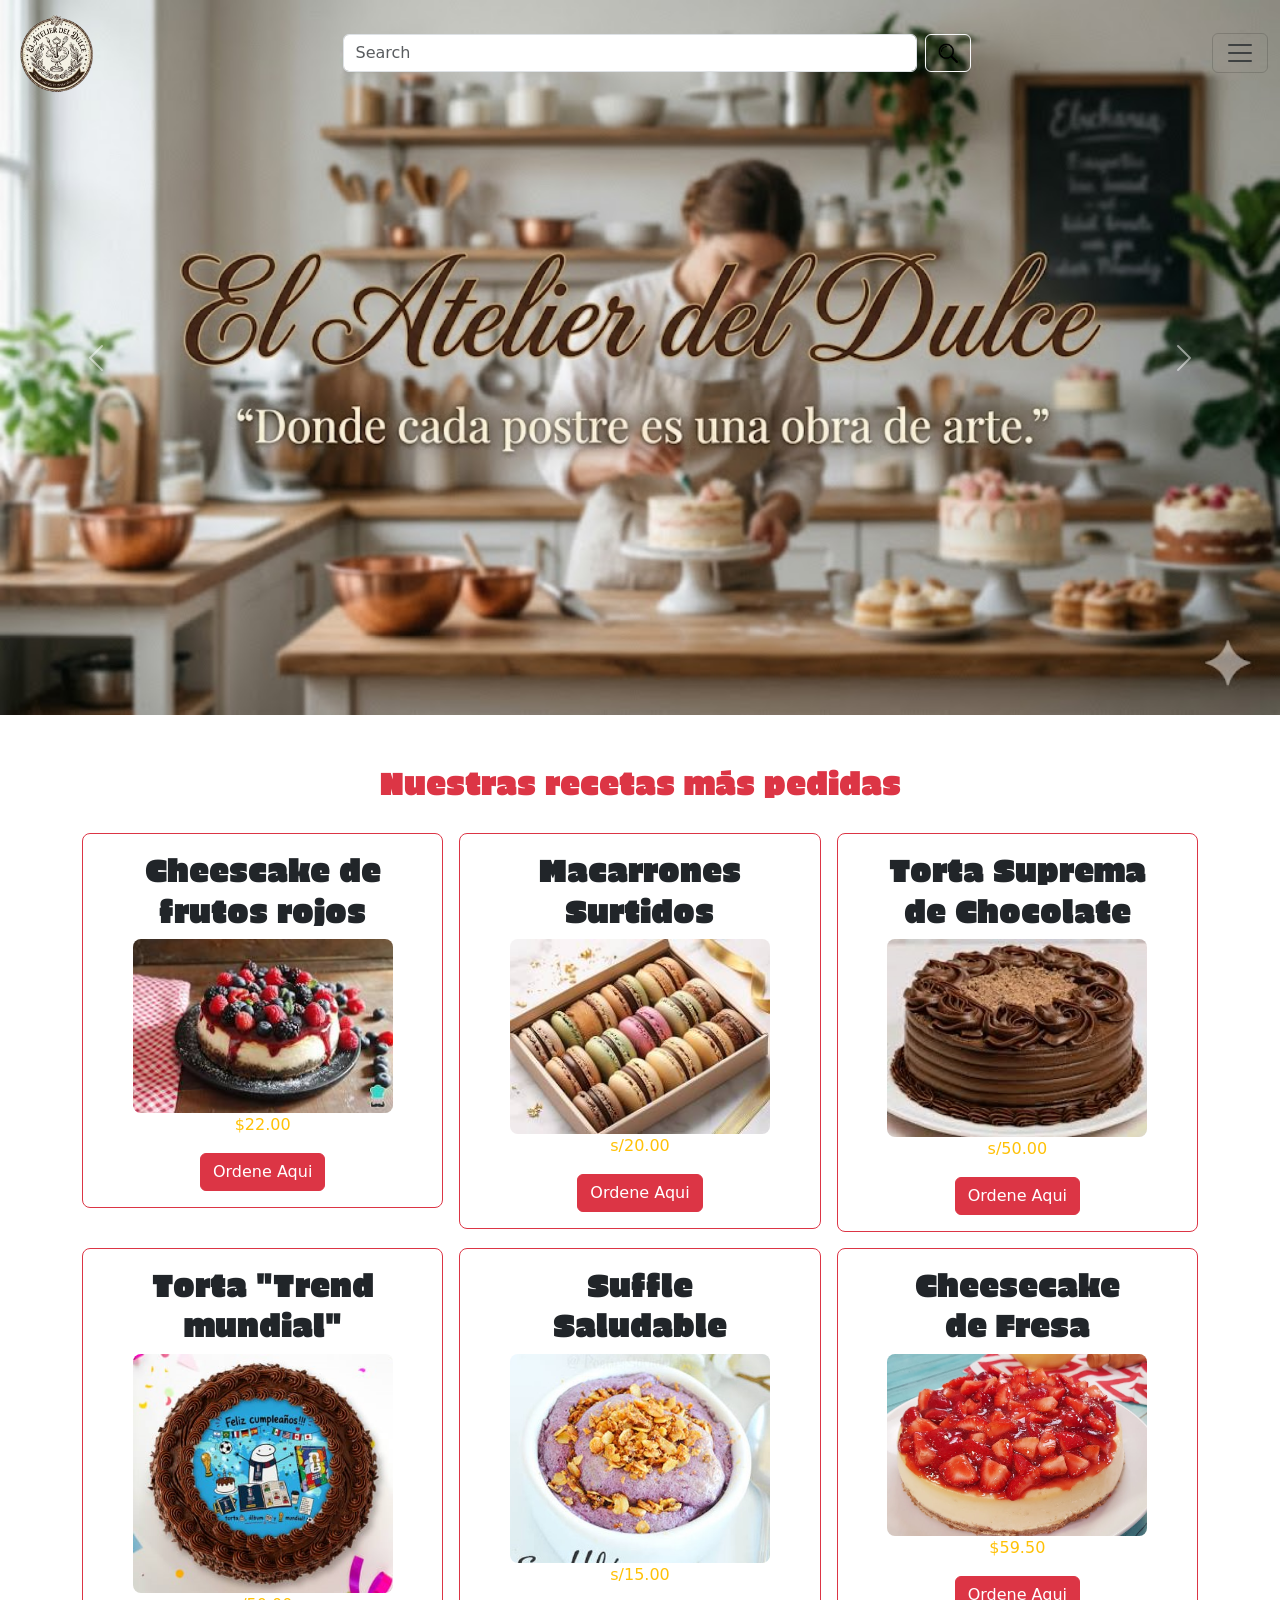
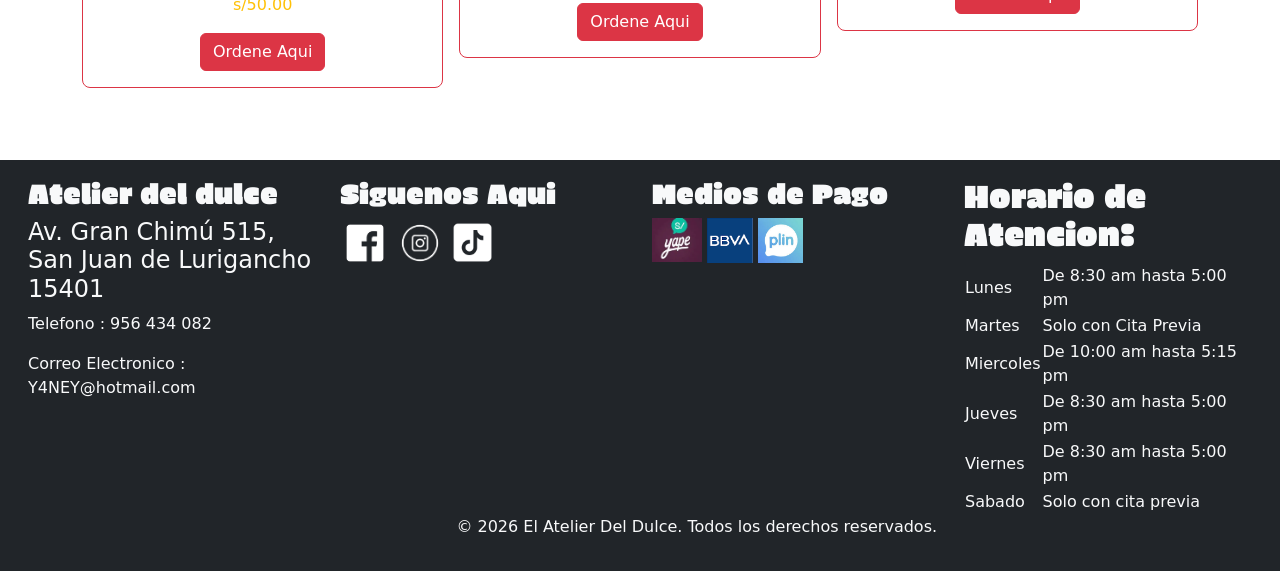
<file: index.html>
<!DOCTYPE html>
<html lang="es-PE">
<head>
    <meta charset="UTF-8">
    <meta name="viewport" content="width=device-width, initial-scale=1.0">
    <title>El Atelier del Dulce</title>
    <link href="https://cdn.jsdelivr.net/npm/bootstrap@5.3.8/dist/css/bootstrap.min.css" rel="stylesheet" integrity="sha384-sRIl4kxILFvY47J16cr9ZwB07vP4J8+LH7qKQnuqkuIAvNWLzeN8tE5YBujZqJLB" crossorigin="anonymous">
    <link rel="preconnect" href="https://fonts.googleapis.com">
    <link rel="preconnect" href="https://fonts.gstatic.com" crossorigin>
    <link href="https://fonts.googleapis.com/css2?family=Erica+One&family=Pacifico&display=swap" rel="stylesheet">
    <link href="style/style.css" rel="stylesheet">
</head>
<body>
    <header>
        <nav class="navbar bg-body-dark fixed-top">
            <div class="container-fluid w-100">
            <a class="navbar-brand me-0" href="index.html"><img src="captura-removebg-preview.png" width="89" class="img-fluid"></a>
                  <form class="d-flex w-50" role="search">
                  <input class="form-control me-2" type="search" placeholder="Search" aria-label="Search"/>
                  <button class="btn btn-outline-light" type="submit"><img src="lupa buscador.png" width="20"></button>
                  </form>
            <button class="navbar-toggler" type="button" data-bs-toggle="offcanvas" data-bs-target="#offcanvasNavbar" aria-controls="offcanvasNavbar" aria-label="Toggle navigation">
                    <span class="navbar-toggler-icon"></span>
            </button>
                <div class="offcanvas offcanvas-end" tabindex="-1" id="offcanvasNavbar" aria-labelledby="offcanvasNavbarLabel">
                <div class="offcanvas-header">
                <h5 class="offcanvas-title text-danger Vr-erica-one-regular" id="offcanvasNavbarLabel">El Atelier del Dulce</h5>
                <button type="button" class="btn-close" data-bs-dismiss="offcanvas" aria-label="Close"></button>
                </div>
                <div class="offcanvas-body">
                <ul class="navbar-nav justify-content-end flex-grow-1 pe-3">
                <li class="nav-item">
                   <a class="nav-link" href="Contactanos.html">Sing in</a>
                </li>
                <li class="nav-item">
                   <a class="nav-link" href="Nosotros.html">Conocenos</a>
                </li>
                <li class="nav-item">
                   <a class="nav-link" href="libro-reclamaciones.html">libro de reclamaciones</a>
                </li>
                <div class="text-danger text-center Vr-erica-one-regular">
                    <h6>Todas las categorias</h6>
                </div>
                <li class="nav-item">
                   <a class="nav-link" href="Tortas.html"><span class="Vr-pacifico-regular">Tortas</span></a>
                </li>
                <li class="nav-item">
                   <a class="nav-link" href="Cheesecake.html"><span class="Vr-pacifico-regular">Cheescake</span></a>
                </li>
                <li class="nav-item">
                   <a class="nav-link" href="Especiales.html"><span class="Vr-pacifico-regular">Especiales</span></a>
                </li>
                <li class="nav-item">
                   <a class="nav-link" href="Bocadillos.html"><span class="Vr-pacifico-regular">Bocadillos</span></a>
                </li>
                <li class="nav-item">
                   <a class="nav-link" href="Suffles.html"><span class="Vr-pacifico-regular">Suffles</span></a>
                </li>
            </ul>
            </div>
            </div>
  </div>
</nav>
    </header>
    <main class="text-center">
         <div id="carouselExample" class="carousel slide">
  <div class="carousel-inner">
    <div class="carousel-item active">
      <img src="fondo.jpg" alt="el atelier del dulce" class="d-block w-100 object-fit-cover">
    </div>
    <div class="carousel-item">
      <img src="Torta de chocolate oferta.png" alt="torta de chocolate" class="d-block w-100">
    </div>
    <div class="carousel-item">
      <img src="cheesecake oferta.png" alt="cheesecake oferta" class="d-block w-100">
    </div>
  </div>
  <button class="carousel-control-prev" type="button" data-bs-target="#carouselExample" data-bs-slide="prev">
    <span class="carousel-control-prev-icon" aria-hidden="true"></span>
    <span class="visually-hidden">Previous</span>
  </button>
  <button class="carousel-control-next" type="button" data-bs-target="#carouselExample" data-bs-slide="next">
    <span class="carousel-control-next-icon" aria-hidden="true"></span>
    <span class="visually-hidden">Next</span>
  </button>
</div>
        <br>
        <br>
        <div>
            <h2 class="text-danger Vr-erica-one-regular">Nuestras recetas más pedidas</h2>
        </div>
        <br>
        <section>
            <div class="container">
                <div class="row g-3">
                    <div class="col-12 col-sm-6 col-lg-4">
                        <article class="border border-danger p-3 rounded-3">
                            <h2><span class="Vr-erica-one-regular">Cheescake de frutos rojos</span></h2>
                            <img src="cheesecake.jpg" alt="caja de Cheescake" class="rounded-3 img-fluid" width="260">
                            <p class="text-warning">$22.00</p>
                            <button type="button" class="btn btn-danger" data-bs-toggle="modal" data-bs-target="#modal_cheescakefresa">Ordene Aqui</button>
                            <div class="modal fade" id="modal_cheescakefresa" tabindex="-1" aria-labelledby="exampleModalLabel" aria-hidden="true">
  <div class="modal-dialog">
    <div class="modal-content">
      <div class="modal-header">
        <h1 class="modal-title fs-5 Vr-erica-one-regular" id="modal_cheescakefresa">Cheesecake fresa</h1>
        <button type="button" class="btn-close" data-bs-dismiss="modal" aria-label="Close"></button>
      </div>
      <div class="modal-body">
        <img src="fresa.png" alt="caja de cheesecake" width="300" height="200">
      </div>
      <div><p>Base crujiente con una crema de queso horneada a la perfección y una brillante salsa de fresas naturales.</p></div>
      <span class="text-warning text-center rounded-3">S/ 30.00</span>
      <div>
        <form>
          <div class="mb-3 text-start">
            <label class="form-label">¿Cuántos deseas ordenar?</label>
            <input type="number" class="form-control" min="1" value="1">
          </div>
        </form>
      </div>
      <div class="modal-footer">
        <button type="button" class="btn btn-warning">Comprar</button>
      </div>
    </div>
  </div>
</div>
                        </article>
                    </div>
                    <div class="col-12 col-sm-6 col-lg-4">
                        <article class="border border-danger p-3 rounded-3">
                            <h2><span class="Vr-erica-one-regular">Macarrones <br>Surtidos</span></h2>
                            <img src="macarones.jpg" alt="caja de macarones" class="rounded-3 img-fluid" width="260">
                            <p class="text-warning">s/20.00</p>
                            <button type="button" class="btn btn-danger" data-bs-toggle="modal" data-bs-target="#modal_macarrones">Ordene Aqui</button>
                            <div class="modal fade" id="modal_macarrones" tabindex="-1" aria-labelledby="exampleModalLabel" aria-hidden="true">
  <div class="modal-dialog">
    <div class="modal-content">
      <div class="modal-header">
        <h1 class="modal-title fs-5 Vr-erica-one-regular" id="modal_macarrones">Macarrones Surtidos</h1>
        <button type="button" class="btn-close" data-bs-dismiss="modal" aria-label="Close"></button>
      </div>
      <div class="modal-body">
        <img src="macarones.jpg" alt="caja de macarones" width="300" height="200">
      </div>
      <div><p>Finitas galletas francesas a base de almendras con diversos rellenos cremosos y colores vistosos.</p></div>
      <span class="text-warning text-center rounded-3">S/ 20.00</span>
      <div>
        <form>
          <div class="mb-3 text-start">
            <label class="form-label">¿Cuántos deseas ordenar?</label>
            <input type="number" class="form-control" min="1" value="1">
          </div>
        </form>
      </div>
      <div class="modal-footer">
        <button type="button" class="btn btn-warning">Comprar</button>
      </div>
    </div>
  </div>
</div>
                        </article>
                    </div>
                    <div class="col-12 col-sm-6 col-lg-4">
                        <article class="border border-danger p-3 rounded-3">
                            <h2><span class="Vr-erica-one-regular">Torta Suprema<br> de Chocolate</span></h2>
                            <img src="torta de chocolate.jpg" alt="Tortadechcolate" class="rounded-3 img-fluid" width="260">
                            <p class="text-warning">s/50.00</p>
                            <button type="button" class="btn btn-danger" data-bs-toggle="modal" data-bs-target="#modal_tortachocolate">Ordene Aqui</button>
                            <div class="modal fade" id="modal_tortachocolate" tabindex="-1" aria-labelledby="exampleModalLabel" aria-hidden="true">
  <div class="modal-dialog">
    <div class="modal-content">
      <div class="modal-header">
        <h1 class="modal-title fs-5 Vr-erica-one-regular" id="modal_tortachocolate">Torta suprema de chocolate</h1>
        <button type="button" class="btn-close" data-bs-dismiss="modal" aria-label="Close"></button>
      </div>
      <div class="modal-body">
        <img src="torta de chocolate 2.png" alt="torta de chocolate" width="300" height="200">
      </div>
      <div><p>Intensa y húmeda torta cubierta con un cremoso fudge artesanal, ideal para los verdaderos amantes del chocolate.</p></div>
      <span class="text-warning text-center rounded-3">S/ 50.00</span>
      <div>
        <form>
          <div class="mb-3 text-start">
            <label class="form-label">¿Cuántos deseas ordenar?</label>
            <input type="number" class="form-control" min="1" value="1">
          </div>
        </form>
      </div>
      <div class="modal-footer">
        <button type="button" class="btn btn-warning">Comprar</button>
      </div>
    </div>
  </div>
</div>
                        </article>
                    </div>
                    <div class="col-12 col-sm-6 col-lg-4">
                        <article class="border border-danger p-3 rounded-3">
                            <h2><span class="Vr-erica-one-regular">Torta "Trend mundial"</span></h2>
                            <img src="trend mundial.jpg" alt="pastel del mundial" class="rounded-3 img-fluid" width="260" height="200">
                            <p class="text-warning">s/50.00</p>
                            <button type="button" class="btn btn-danger" data-bs-toggle="modal" data-bs-target="#modal_mundial">Ordene Aqui</button>
                            <div class="modal fade" id="modal_mundial" tabindex="-1" aria-labelledby="exampleModalLabel" aria-hidden="true">
  <div class="modal-dialog">
    <div class="modal-content">
      <div class="modal-header">
        <h1 class="modal-title fs-5 Vr-erica-one-regular" id="modal_mundial">Trend Mundial</h1>
        <button type="button" class="btn-close" data-bs-dismiss="modal" aria-label="Close"></button>
      </div>
      <div class="modal-body">
        <img src="trend mundial.jpg" alt="pastel del mundial" width="300" height="200">
      </div>
      <div><p>Diseños en tendencia que son virales en redes sociales, ideales para capturar las mejores fotos antes de comerla.</p></div>
      <span class="text-warning text-center rounded-3">S/ 50.00</span>
      <div>
        <form>
          <div class="mb-3 text-start">
            <label class="form-label">¿Cuántos deseas ordenar?</label>
            <input type="number" class="form-control" min="1" value="1">
          </div>
        </form>
      </div>
      <div class="modal-footer">
        <button type="button" class="btn btn-warning">Comprar</button>
      </div>
    </div>
  </div>
</div>
                        </article>
                    </div>
                    <div class="col-12 col-sm-6 col-lg-4">
                        <article class="border border-danger p-3 rounded-3">
                            <h2><span class="Vr-erica-one-regular">Suffle <br>Saludable</span></h2>
                            <img src="suffle saludable.jpg" alt="suffle saludable" class="rounded-3 img-fluid" width="260" height="200">
                            <p class="text-warning">s/15.00</p>
                            <button type="button" class="btn btn-danger" data-bs-toggle="modal" data-bs-target="#modal_sufflesaludable">Ordene Aqui</button>
                            <div class="modal fade" id="modal_sufflesaludable" tabindex="-1" aria-labelledby="exampleModalLabel" aria-hidden="true">
  <div class="modal-dialog">
    <div class="modal-content">
      <div class="modal-header">
        <h1 class="modal-title fs-5 Vr-erica-one-regular" id="modal_sufflesaludable">Suffle Saludable</h1>
        <button type="button" class="btn-close" data-bs-dismiss="modal" aria-label="Close"></button>
      </div>
      <div class="modal-body">
        <img src="suffle saludable.jpg" alt="suffle saludable" width="300" height="200">
      </div>
      <div><p>Una alternativa ligera y baja en calorías, endulzada de forma natural sin perder la clásica textura esponjosa.</p></div>
      <span class="text-warning text-center rounded-3">S/ 15.00</span>
      <div>
        <form>
          <div class="mb-3 text-start">
            <label class="form-label">¿Cuántos deseas ordenar?</label>
            <input type="number" class="form-control" min="1" value="1">
          </div>
        </form>
      </div>
      <div class="modal-footer">
        <button type="button" class="btn btn-warning">Comprar</button>
      </div>
    </div>
  </div>
</div>
                        </article>
                    </div>
                    <div class="col-12 col-sm-6 col-lg-4">
                        <article class="border border-danger p-3 rounded-3">
                            <h2><span class="Vr-erica-one-regular">Cheesecake <br>de Fresa</span></h2>
                            <img src="fresa.png" alt="cheesecake de fresa" class="rounded-3 img-fluid" width="260" height="200">
                            <p class="text-warning">$59.50</p>
                            <button type="button" class="btn btn-danger" data-bs-toggle="modal" data-bs-target="#modal_cheescakefresa">Ordene Aqui</button>
                            <div class="modal fade" id="modal_cheescakefresa" tabindex="-1" aria-labelledby="exampleModalLabel" aria-hidden="true">
  <div class="modal-dialog">
    <div class="modal-content">
      <div class="modal-header">
        <h1 class="modal-title fs-5 Vr-erica-one-regular" id="modal_cheescakefresa">Cheesecake fresa</h1>
        <button type="button" class="btn-close" data-bs-dismiss="modal" aria-label="Close"></button>
      </div>
      <div class="modal-body">
        <img src="fresa.png" alt="cheescake de fresa" width="300" height="200">
      </div>
      <div><p>Base crujiente con una crema de queso horneada a la perfección y una brillante salsa de fresas naturales.</p></div>
      <span class="text-warning text-center rounded-3">S/ 30.00</span>
      <div>
        <form>
          <div class="mb-3 text-start">
            <label class="form-label">¿Cuántos deseas ordenar?</label>
            <input type="number" class="form-control" min="1" value="1">
          </div>
        </form>
      </div>
      <div class="modal-footer">
        <button type="button" class="btn btn-warning">Comprar</button>
      </div>
    </div>
  </div>
</div>
                        </article>
                    </div>
                </div>
            </div>
        </section>
        <br>
        <br>
        <br>
    </main>
    <footer>
        <section>
            <div class="bg-dark p-3">
                <div class="container-fluid">
                    <div class="row">
                        <div class="col-12 col-sm-6 col-lg-3">
                            <article>
                                <h3 class="text-light Vr-erica-one-regular">Atelier del dulce</h3>
                                <h3 class="fs-4 text-light">Av. Gran Chimú 515, <br>San Juan de Lurigancho 15401</h3>
                                <p class="text-light">Telefono : 956 434 082</p>
                                <p class="text-light">Correo Electronico : Y4NEY@hotmail.com</p>
                            </article>
                        </div>
                        <div class="col-12 col-sm-6 col-lg-3">
                            <article>
                                <h3 class="text-light Vr-erica-one-regular">Siguenos Aqui </h3>
                                    <a href="https://www.facebook.com"><img src="logo de facebook.png" alt="logo de facebook" width="50"></a>
                                    <a href="https://www.instagram.com"><img src="log de ig.png" alt="logo de whatsapp" width="50"></a>
                                    <a href="https://www.tiktok.com"><img src="tiktok.png" alt="logo de tik tok" width="45"></a>
                            </article>
                        </div>
                        <div class="col-12 col-sm-6 col-lg-3">
                            <article>
                                <h3 class="text-light Vr-erica-one-regular">Medios de Pago </h3>
                                    <img src="yape.jpg" alt="yape" width="50" >
                                    <img src="BBVA.png" alt="BBVA" width="46" >
                                    <img src="plin.jpg" alt="plin" width="45" >
                            </article>
                        </div>
                        <div class="col-12 col-sm-6 col-lg-3">
                            <article>
                                <h2 class="text-light Vr-erica-one-regular">Horario de Atencion: </h2>
                                <table class="text-light">
                                  <thead>
                                    <tr>
                                      <td></td>
                                      <td></td>
                                    </tr>
                                  </thead>
                                  <tbody>
                                    <tr>
                                       <td>Lunes</td>
                                       <td>  De 8:30 am hasta 5:00 pm</td>
                                    </tr>
                                    <tr>
                                        <td>Martes</td>
                                        <td>  Solo con Cita Previa</td>
                                    </tr>
                                    <tr>
                                        <td>Miercoles</td>
                                        <td>    De 10:00 am hasta 5:15 pm</td>
                                    </tr>
                                    <tr>
                                        <td>Jueves</td>
                                        <td>  De 8:30 am hasta 5:00 pm</td>
                                    </tr>
                                    <tr>
                                        <td>Viernes</td>
                                        <td>  De 8:30 am hasta 5:00 pm</td>
                                    </tr>
                                    <tr>
                                        <td>Sabado</td>
                                    <td>  Solo con cita previa</td>
                                    </tr>
                                  </tbody>
                                </table>
                            </article>
                        </div>
                    </div>
                    <div class="d-flex">
                        <p class="text-light Vr-footer-p">© 2026 El Atelier Del Dulce. Todos los derechos reservados.</p>
                    </div>
                </div>
            </div>
        </section>
    </footer>
    <script src="https://cdn.jsdelivr.net/npm/bootstrap@5.3.8/dist/js/bootstrap.bundle.min.js" integrity="sha384-FKyoEForCGlyvwx9Hj09JcYn3nv7wiPVlz7YYwJrWVcXK/BmnVDxM+D2scQbITxI" crossorigin="anonymous"></script>
</body>
</html>
</file>
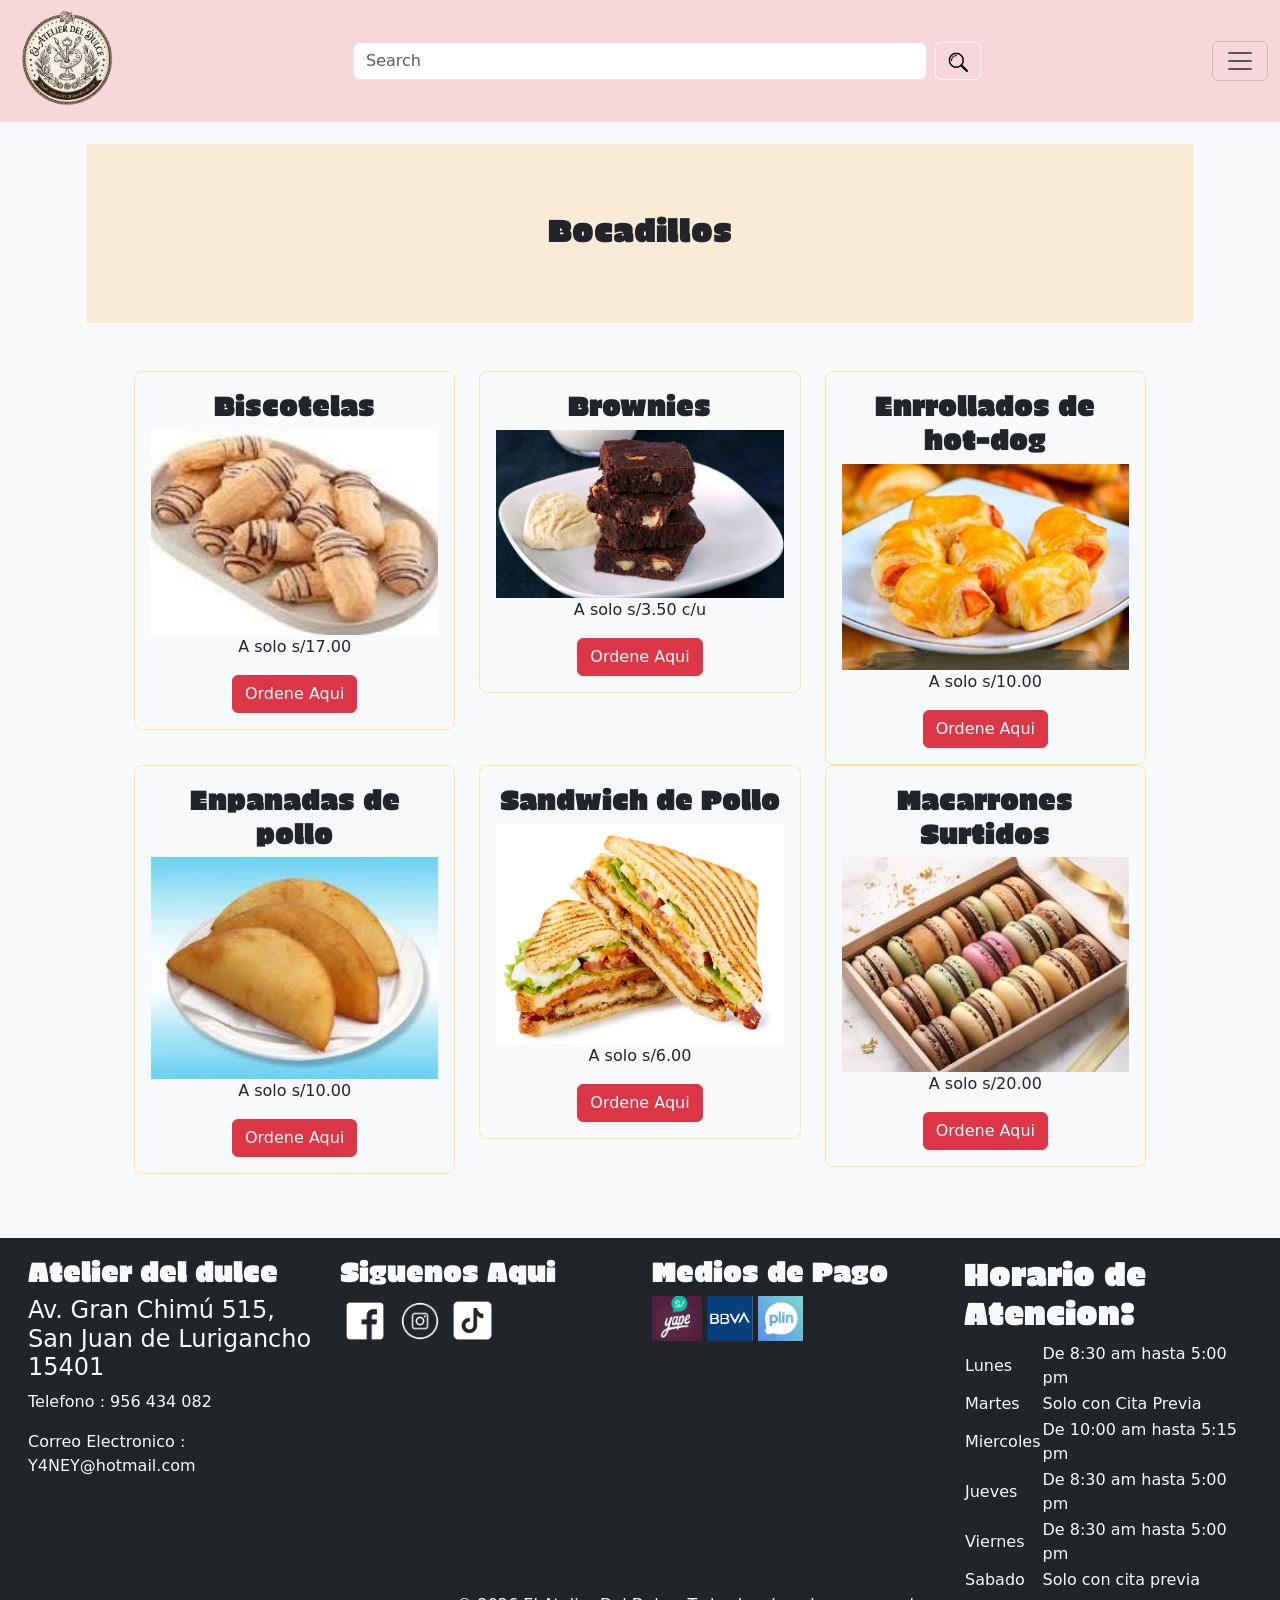
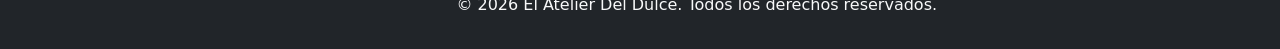
<file: Bocadillos.html>
<!DOCTYPE html>
<html lang="es-PE">
<head>
    <meta charset="UTF-8">
    <meta name="viewport" content="width=device-width, initial-scale=1.0">
    <title>El Atelier del Dulce</title>
    <link href="https://cdn.jsdelivr.net/npm/bootstrap@5.3.8/dist/css/bootstrap.min.css" rel="stylesheet" integrity="sha384-sRIl4kxILFvY47J16cr9ZwB07vP4J8+LH7qKQnuqkuIAvNWLzeN8tE5YBujZqJLB" crossorigin="anonymous">
    <link rel="preconnect" href="https://fonts.googleapis.com">
    <link rel="preconnect" href="https://fonts.gstatic.com" crossorigin>
    <link href="https://fonts.googleapis.com/css2?family=Erica+One&family=Pacifico&display=swap" rel="stylesheet">
    <link href="style/style.css" rel="stylesheet">
</head>
<body>
    <header>
        <nav class="navbar bg-danger-subtle fixed-top">
            <div class="container-fluid">
            <h1><a class="navbar-brand me-0" href="index.html"><img src="captura-removebg-preview.png" width="110"></a></h1>
                  <form class="d-flex w-50" role="search">
                  <input class="form-control me-2" type="search" placeholder="Search" aria-label="Search"/>
                  <button class="btn btn-outline-light" type="submit"><img src="lupa buscador.png" width="20"></button>
                  </form>
            <button class="navbar-toggler" type="button" data-bs-toggle="offcanvas" data-bs-target="#offcanvasNavbar" aria-controls="offcanvasNavbar" aria-label="Toggle navigation">
                    <span class="navbar-toggler-icon"></span>
            </button>
                <div class="offcanvas offcanvas-end" tabindex="-1" id="offcanvasNavbar" aria-labelledby="offcanvasNavbarLabel">
                <div class="offcanvas-header">
                <h5 class="offcanvas-title text-danger Vr-erica-one-regular" id="offcanvasNavbarLabel">El Atelier del Dulce</h5>
                <button type="button" class="btn-close" data-bs-dismiss="offcanvas" aria-label="Close"></button>
                </div>
                <div class="offcanvas-body">
                <ul class="navbar-nav justify-content-end flex-grow-1 pe-3">
                <li class="nav-item">
                   <a class="nav-link" href="Contactanos.html">Sing in</a>
                </li>
                <li class="nav-item">
                   <a class="nav-link" href="Nosotros.html">Conocenos</a>
                </li>
                <li class="nav-item">
                   <a class="nav-link" href="libro-reclamaciones.html">libro de reclamaciones</a>
                </li>
                <div class="text-danger text-center Vr-erica-one-regular">
                    <h6>Todas las categorias</h6>
                </div>
                <li class="nav-item">
                   <a class="nav-link" href="Tortas.html"><span class="Vr-pacifico-regular">Tortas</span></a>
                </li>
                <li class="nav-item">
                   <a class="nav-link" href="Cheesecake.html"><span class="Vr-pacifico-regular">Cheescake</span></a>
                </li>
                <li class="nav-item">
                   <a class="nav-link" href="Especiales.html"><span class="Vr-pacifico-regular">Especiales</span></a>
                </li>
                <li class="nav-item">
                   <a class="nav-link" href="Bocadillos.html"><span class="Vr-pacifico-regular">Bocadillos</span></a>
                </li>
                <li class="nav-item">
                   <a class="nav-link" href="Suffles.html"><span class="Vr-pacifico-regular">Suffles</span></a>
                </li>
            </ul>
            </div>
            </div>
  </div>
</nav>
    </header>
    <main class="bg-light Vr-main">
        <section>
            <div class="container p-3">
                <div class="Vr-bg-reclamebook banner">
            <div class="text-center Vr-erica-one-regular fs-4">
               <h2>Bocadillos</h2>
            </div>
        </div>
                <div class="row p-5">
                    <div class="col-12 col-sm-6 col-lg-4">
                        <article class="text-center border border-warning-subtle p-3 rounded-3">
                            <h3 class="Vr-erica-one-regular">Biscotelas</h3>
                            <img src="biscotela.jpg" alt="biscotelas" width="300" height="200" class="img-fluid">
                            <p>A solo s/17.00</p>
                            <button type="button" class="btn btn-danger" data-bs-toggle="modal" data-bs-target="#modal_Biscotelas">Ordene Aqui</button>
                            <div class="modal fade" id="modal_Biscotelas" tabindex="-1" aria-labelledby="exampleModalLabel" aria-hidden="true">
  <div class="modal-dialog">
    <div class="modal-content">
      <div class="modal-header">
        <h1 class="modal-title fs-5 Vr-erica-one-regular" id="modal_Biscotelas">Biscotelas</h1>
        <button type="button" class="btn-close" data-bs-dismiss="modal" aria-label="Close"></button>
      </div>
      <div class="modal-body">
        <img src="biscotela.jpg" alt="biscotelas" width="300" height="200">
      </div>
      <div><p>Delicadas masas secas horneadas, decoradas con líneas de chocolate, ideales para acompañar un café.</p></div>
      <span class="text-warning text-center rounded-3">S/ 17.00</span>
      <div>
        <form>
          <div class="mb-3 text-start">
            <label class="form-label">¿Cuántos deseas ordenar?</label>
            <input type="number" class="form-control" min="1" value="1">
          </div>
        </form>
      </div>
      <div class="modal-footer">
        <button type="button" class="btn btn-warning">Comprar</button>
      </div>
    </div>
  </div>
</div>
                        </article>
                    </div>
                    <div class="col-12 col-sm-6 col-lg-4">
                        <article class="text-center border border-warning-subtle p-3 rounded-3">
                            <h3 class="Vr-erica-one-regular">Brownies</h3>
                            <img src="brownies.jpg" alt="brownies" width="300" height="200" class="img-fluid">
                            <p>A solo s/3.50 c/u</p>
                            <button type="button" class="btn btn-danger" data-bs-toggle="modal" data-bs-target="#modal_Brownies">Ordene Aqui</button>
                            <div class="modal fade" id="modal_Brownies" tabindex="-1" aria-labelledby="exampleModalLabel" aria-hidden="true">
  <div class="modal-dialog">
    <div class="modal-content">
      <div class="modal-header">
        <h1 class="modal-title fs-5 Vr-erica-one-regular" id="modal_Brownies">Brownies</h1>
        <button type="button" class="btn-close" data-bs-dismiss="modal" aria-label="Close"></button>
      </div>
      <div class="modal-body">
        <img src="brownies.jpg" alt="brownies" width="300" height="200">
      </div>
      <div><p>Cuadrados de chocolate melcochudos por dentro y con costra crujiente, servidos con un toque gourmet.</p></div>
      <span class="text-warning text-center rounded-3">S/ 3.50</span>
      <div>
        <form>
          <div class="mb-3 text-start">
            <label class="form-label">¿Cuántos deseas ordenar?</label>
            <input type="number" class="form-control" min="1" value="1">
          </div>
        </form>
      </div>
      <div class="modal-footer">
        <button type="button" class="btn btn-warning">Comprar</button>
      </div>
    </div>
  </div>
</div>
                        </article>
                    </div>
                    <div class="col-12 col-sm-6 col-lg-4">
                        <article class="text-center border border-warning-subtle p-3 rounded-3">
                            <h3 class="Vr-erica-one-regular">Enrrollados de hot-dog</h3>
                            <img src="enrollado de hog dog.jpg" alt="hotdog" width="300" height="200" class="img-fluid">
                            <p>A solo s/10.00</p>
                            <button type="button" class="btn btn-danger" data-bs-toggle="modal" data-bs-target="#modal_hotdog">Ordene Aqui</button>
                            <div class="modal fade" id="modal_hotdog" tabindex="-1" aria-labelledby="exampleModalLabel" aria-hidden="true">
  <div class="modal-dialog">
    <div class="modal-content">
      <div class="modal-header">
        <h1 class="modal-title fs-5 Vr-erica-one-regular" id="modal_hotdog">Enrollados de Hot-dog</h1>
        <button type="button" class="btn-close" data-bs-dismiss="modal" aria-label="Close"></button>
      </div>
      <div class="modal-body">
        <img src="enrollado de hog dog.jpg" alt="hotdog" width="300" height="200">
      </div>
      <div><p>Bocaditos salados de masa de hojaldre crujiente rellenos de embutido seleccionado.</p></div>
      <span class="text-warning text-center rounded-3">S/ 10.00</span>
      <div>
        <form>
          <div class="mb-3 text-start">
            <label class="form-label">¿Cuántos deseas ordenar?</label>
            <input type="number" class="form-control" min="1" value="1">
          </div>
        </form>
      </div>
      <div class="modal-footer">
        <button type="button" class="btn btn-warning">Comprar</button>
      </div>
    </div>
  </div>
</div>
                        </article>
                    </div>
                    <div class="col-12 col-sm-6 col-lg-4">
                        <article class="text-center border border-warning-subtle p-3 rounded-3">
                            <h3 class="Vr-erica-one-regular">Enpanadas de pollo</h3>
                            <img src="enpanadas.jpg" alt="enpanada" width="300" height="200" class="img-fluid">
                            <p>A solo s/10.00</p>
                            <button type="button" class="btn btn-danger" data-bs-toggle="modal" data-bs-target="#modal_enpanada">Ordene Aqui</button>
                            <div class="modal fade" id="modal_enpanada" tabindex="-1" aria-labelledby="exampleModalLabel" aria-hidden="true">
  <div class="modal-dialog">
    <div class="modal-content">
      <div class="modal-header">
        <h1 class="modal-title fs-5 Vr-erica-one-regular" id="modal_enpanada">Enpanada de pollo</h1>
        <button type="button" class="btn-close" data-bs-dismiss="modal" aria-label="Close"></button>
      </div>
      <div class="modal-body">
        <img src="enpanadas.jpg" alt="enpanada" width="300" height="200">
      </div>
      <div><p>Masa dorada y crocante rellena de un jugoso guiso casero de pollo y especias.</p></div>
      <span class="text-warning text-center rounded-3">S/ 10.00</span>
      <div>
        <form>
          <div class="mb-3 text-start">
            <label class="form-label">¿Cuántos deseas ordenar?</label>
            <input type="number" class="form-control" min="1" value="1">
          </div>
        </form>
      </div>
      <div class="modal-footer">
        <button type="button" class="btn btn-warning">Comprar</button>
      </div>
    </div>
  </div>
</div>
                        </article>
                    </div>
                    <div class="col-12 col-sm-6 col-lg-4">
                        <article class="text-center border border-warning-subtle p-3 rounded-3">
                            <h3 class="Vr-erica-one-regular">Sandwich de Pollo</h3>
                            <img src="receta-de-sandwich-de-pollo.jpg" alt="sandwich" width="300" height="200" class="img-fluid">
                            <p>A solo s/6.00</p>
                            <button type="button" class="btn btn-danger" data-bs-toggle="modal" data-bs-target="#modal_sandwich">Ordene Aqui</button>
                            <div class="modal fade" id="modal_sandwich" tabindex="-1" aria-labelledby="exampleModalLabel" aria-hidden="true">
  <div class="modal-dialog">
    <div class="modal-content">
      <div class="modal-header">
        <h1 class="modal-title fs-5 Vr-erica-one-regular" id="modal_sandwich">Sandwich de Pollo</h1>
        <button type="button" class="btn-close" data-bs-dismiss="modal" aria-label="Close"></button>
      </div>
      <div class="modal-body">
        <img src="receta-de-sandwich-de-pollo.jpg" alt="sandwich" width="300" height="200">
      </div>
      <div><p>Cada porcion de Sandwich cuenta con porciones grandes de pollo, lechuga y queso, ademas de estar tosotado claro.</p></div>
      <span class="text-warning text-center rounded-3">S/ 6.00</span>
      <div>
        <form>
          <div class="mb-3 text-start">
            <label class="form-label">¿Cuántos deseas ordenar?</label>
            <input type="number" class="form-control" min="1" value="1">
          </div>
        </form>
      </div>
      <div class="modal-footer">
        <button type="button" class="btn btn-warning">Comprar</button>
      </div>
    </div>
  </div>
</div>
                        </article>
                    </div>
                    <div class="col-12 col-sm-6 col-lg-4">
                        <article class="text-center border border-warning-subtle p-3 rounded-3">
                            <h3 class="Vr-erica-one-regular">Macarrones Surtidos</h3>
                            <img src="macarones.jpg" alt="macarrones" width="300" height="200" class="img-fluid">
                            <p>A solo s/20.00</p>
                            <button type="button" class="btn btn-danger" data-bs-toggle="modal" data-bs-target="#modal_macarrones">Ordene Aqui</button>
                            <div class="modal fade" id="modal_macarrones" tabindex="-1" aria-labelledby="exampleModalLabel" aria-hidden="true">
  <div class="modal-dialog">
    <div class="modal-content">
      <div class="modal-header">
        <h1 class="modal-title fs-5 Vr-erica-one-regular" id="modal_macarrones">Macarrones Surtidos</h1>
        <button type="button" class="btn-close" data-bs-dismiss="modal" aria-label="Close"></button>
      </div>
      <div class="modal-body">
        <img src="macarones.jpg" alt="macarrones" width="300" height="200">
      </div>
      <div><p>Finitas galletas francesas a base de almendras con diversos rellenos cremosos y colores vistosos.</p></div>
      <span class="text-warning text-center rounded-3">S/ 20.00</span>
      <div>
        <form>
          <div class="mb-3 text-start">
            <label class="form-label">¿Cuántos deseas ordenar?</label>
            <input type="number" class="form-control" min="1" value="1">
          </div>
        </form>
      </div>
      <div class="modal-footer">
        <button type="button" class="btn btn-warning">Comprar</button>
      </div>
    </div>
  </div>
</div>
                        </article>
                    </div>
                    </div>
                </div>
            </div>
        </section>
    </main>
    <footer>
        <section>
            <div class="bg-dark p-3">
                <div class="container-fluid">
                    <div class="row">
                        <div class="col-12 col-sm-6 col-lg-3">
                            <article>
                                <h3 class="text-light Vr-erica-one-regular">Atelier del dulce</h3>
                                <h3 class="fs-4 text-light">Av. Gran Chimú 515, <br>San Juan de Lurigancho 15401</h3>
                                <p class="text-light">Telefono : 956 434 082</p>
                                <p class="text-light">Correo Electronico : Y4NEY@hotmail.com</p>
                            </article>
                        </div>
                        <div class="col-12 col-sm-6 col-lg-3">
                            <article>
                                <h3 class="text-light Vr-erica-one-regular">Siguenos Aqui </h3>
                                    <a href="https://www.facebook.com"><img src="logo de facebook.png" alt="logo de facebook" width="50"></a>
                                    <a href="https://www.instagram.com"><img src="log de ig.png" alt="logo de whatsapp" width="50"></a>
                                    <a href="https://www.tiktok.com"><img src="tiktok.png" alt="logo de tik tok" width="45"></a>
                            </article>
                        </div>
                        <div class="col-12 col-sm-6 col-lg-3">
                            <article>
                                <h3 class="text-light Vr-erica-one-regular">Medios de Pago </h3>
                                    <img src="yape.jpg" alt="yape" width="50" >
                                    <img src="BBVA.png" alt="BBVA" width="46" >
                                    <img src="plin.jpg" alt="plin" width="45" >
                            </article>
                        </div>
                        <div class="col-12 col-sm-6 col-lg-3">
                            <article>
                                <h2 class="text-light Vr-erica-one-regular">Horario de Atencion: </h2>
                                <table class="text-light">
                                  <thead>
                                    <tr>
                                      <td></td>
                                      <td></td>
                                    </tr>
                                  </thead>
                                  <tbody>
                                    <tr>
                                       <td>Lunes</td>
                                       <td>  De 8:30 am hasta 5:00 pm</td>
                                    </tr>
                                    <tr>
                                        <td>Martes</td>
                                        <td>  Solo con Cita Previa</td>
                                    </tr>
                                    <tr>
                                        <td>Miercoles</td>
                                        <td>    De 10:00 am hasta 5:15 pm</td>
                                    </tr>
                                    <tr>
                                        <td>Jueves</td>
                                        <td>  De 8:30 am hasta 5:00 pm</td>
                                    </tr>
                                    <tr>
                                        <td>Viernes</td>
                                        <td>  De 8:30 am hasta 5:00 pm</td>
                                    </tr>
                                    <tr>
                                        <td>Sabado</td>
                                    <td>  Solo con cita previa</td>
                                    </tr>
                                  </tbody>
                                </table>
                            </article>
                        </div>
                    </div>
                    <div class="d-flex">
                        <p class="text-light Vr-footer-p">© 2026 El Atelier Del Dulce. Todos los derechos reservados.</p>
                    </div>
                </div>
            </div>
        </section>
    </footer>
    <script src="https://cdn.jsdelivr.net/npm/bootstrap@5.3.8/dist/js/bootstrap.bundle.min.js" integrity="sha384-FKyoEForCGlyvwx9Hj09JcYn3nv7wiPVlz7YYwJrWVcXK/BmnVDxM+D2scQbITxI" crossorigin="anonymous"></script>
</body>
</html>
</file>
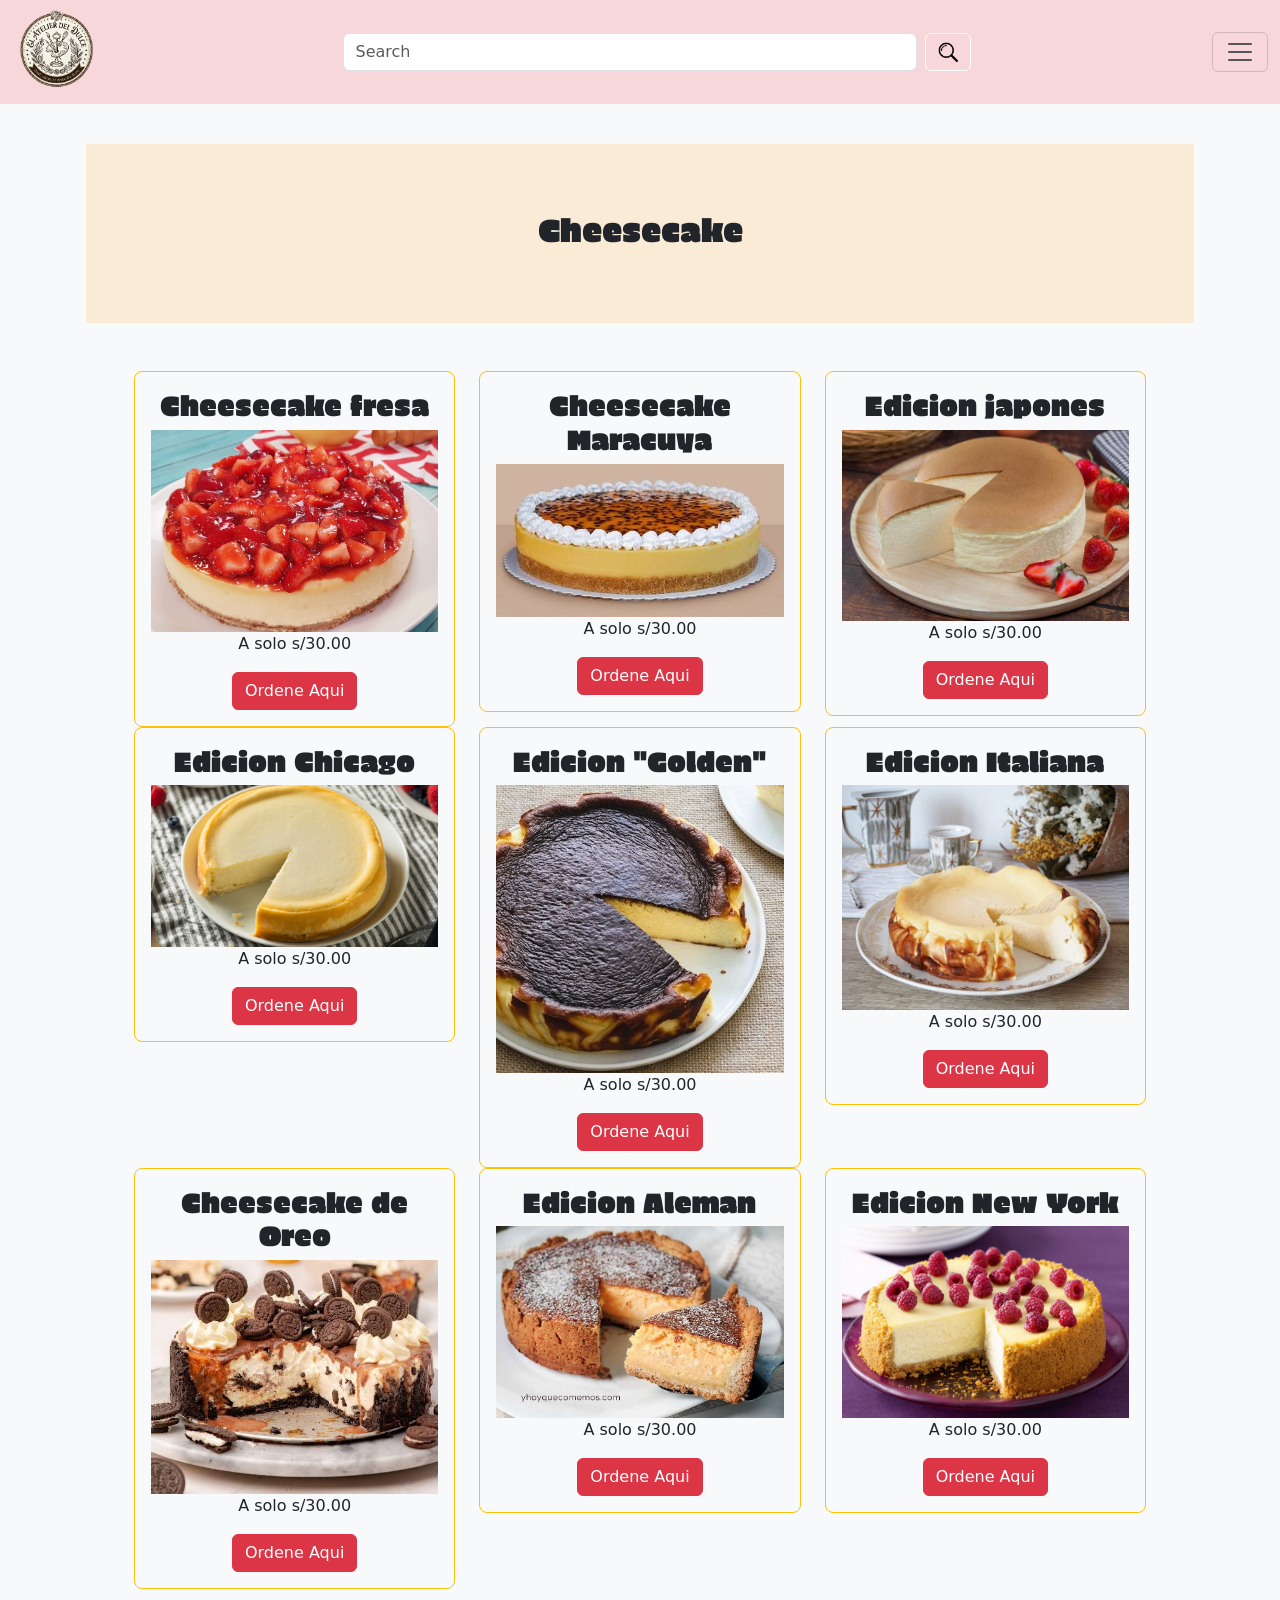
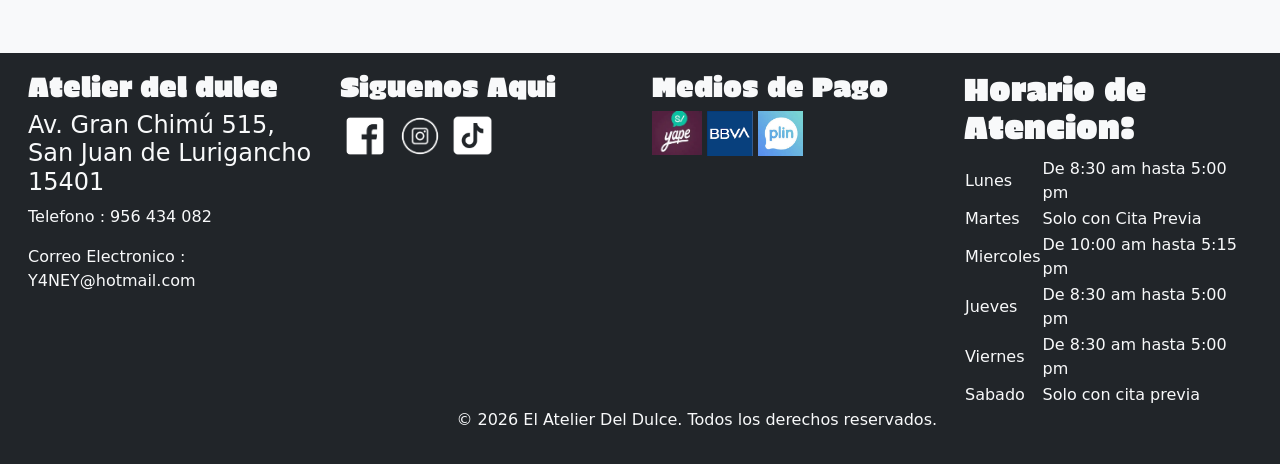
<file: Cheesecake.html>
<!DOCTYPE html>
<html lang="es-PE">
<head>
    <meta charset="UTF-8">
    <meta name="viewport" content="width=device-width, initial-scale=1.0">
    <title>El Atelier del Dulce</title>
    <link href="https://cdn.jsdelivr.net/npm/bootstrap@5.3.8/dist/css/bootstrap.min.css" rel="stylesheet" integrity="sha384-sRIl4kxILFvY47J16cr9ZwB07vP4J8+LH7qKQnuqkuIAvNWLzeN8tE5YBujZqJLB" crossorigin="anonymous">
    <link rel="preconnect" href="https://fonts.googleapis.com">
    <link rel="preconnect" href="https://fonts.gstatic.com" crossorigin>
    <link href="https://fonts.googleapis.com/css2?family=Erica+One&family=Pacifico&display=swap" rel="stylesheet">
    <link href="style/style.css" rel="stylesheet">
</head>
<body>
     <header>
        <nav class="navbar bg-danger-subtle fixed-top">
            <div class="container-fluid">
            <h1><a class="navbar-brand me-0" href="index.html"><img src="captura-removebg-preview.png" width="89"></a></h1>
                  <form class="d-flex w-50" role="search">
                  <input class="form-control me-2" type="search" placeholder="Search" aria-label="Search"/>
                  <button class="btn btn-outline-light" type="submit"><img src="lupa buscador.png" width="20"></button>
                  </form>
            <button class="navbar-toggler" type="button" data-bs-toggle="offcanvas" data-bs-target="#offcanvasNavbar" aria-controls="offcanvasNavbar" aria-label="Toggle navigation">
                    <span class="navbar-toggler-icon"></span>
            </button>
                <div class="offcanvas offcanvas-end" tabindex="-1" id="offcanvasNavbar" aria-labelledby="offcanvasNavbarLabel">
                <div class="offcanvas-header">
                <h5 class="offcanvas-title text-danger Vr-erica-one-regular" id="offcanvasNavbarLabel">El Atelier del Dulce</h5>
                <button type="button" class="btn-close" data-bs-dismiss="offcanvas" aria-label="Close"></button>
                </div>
                <div class="offcanvas-body">
                <ul class="navbar-nav justify-content-end flex-grow-1 pe-3">
                <li class="nav-item">
                   <a class="nav-link" href="Contactanos.html">Sing in</a>
                </li>
                <li class="nav-item">
                   <a class="nav-link" href="Nosotros.html">Conocenos</a>
                </li>
                <li class="nav-item">
                   <a class="nav-link" href="libro-reclamaciones.html">libro de reclamaciones</a>
                </li>
                <div class="text-danger text-center Vr-erica-one-regular">
                    <h6>Todas las categorias</h6>
                </div>
                <li class="nav-item">
                   <a class="nav-link" href="Tortas.html"><span class="Vr-pacifico-regular">Tortas</span></a>
                </li>
                <li class="nav-item">
                   <a class="nav-link" href="Cheesecake.html"><span class="Vr-pacifico-regular">Cheescake</span></a>
                </li>
                <li class="nav-item">
                   <a class="nav-link" href="Especiales.html"><span class="Vr-pacifico-regular">Especiales</span></a>
                </li>
                <li class="nav-item">
                   <a class="nav-link" href="Bocadillos.html"><span class="Vr-pacifico-regular">Bocadillos</span></a>
                </li>
                <li class="nav-item">
                   <a class="nav-link" href="Suffles.html"><span class="Vr-pacifico-regular">Suffles</span></a>
                </li>
            </ul>
            </div>
            </div>
  </div>
</nav>
    </header>
    <main class="bg-light Vr-main">
        <section>
            <div class="container p-3">
                <div class="Vr-bg-reclamebook banner">
            <div class="text-center Vr-erica-one-regular fs-4">
               <h2>Cheesecake</h2>
            </div>
        </div>
                <div class="row p-5">
                    <div class="col-12 col-sm-6 col-lg-4">
                        <article class="text-center border border-warning p-3 rounded-3">
                            <h3 class="Vr-erica-one-regular">Cheesecake fresa</h3>
                            <img src="fresa.png" alt="cheesecake de fresa" width="300" class="img-fluid">
                            <p>A solo s/30.00</p>
                            <button type="button" class="btn btn-danger" data-bs-toggle="modal" data-bs-target="#modal_cheescakefresa">Ordene Aqui</button>
                            <div class="modal fade" id="modal_cheescakefresa" tabindex="-1" aria-labelledby="exampleModalLabel" aria-hidden="true">
  <div class="modal-dialog">
    <div class="modal-content">
      <div class="modal-header">
        <h1 class="modal-title fs-5 Vr-erica-one-regular" id="modal_cheescakefresa">Cheesecake fresa</h1>
        <button type="button" class="btn-close" data-bs-dismiss="modal" aria-label="Close"></button>
      </div>
      <div class="modal-body">
        <img src="fresa.png" alt="cheesecake de fresa" width="300" height="200">
      </div>
      <div><p>Base crujiente con una crema de queso horneada a la perfección y una brillante salsa de fresas naturales.</p></div>
      <span class="text-warning text-center rounded-3">S/ 30.00</span>
      <div>
        <form>
          <div class="mb-3 text-start">
            <label class="form-label">¿Cuántos deseas ordenar?</label>
            <input type="number" class="form-control" min="1" value="1">
          </div>
        </form>
      </div>
      <div class="modal-footer">
        <button type="button" class="btn btn-warning">Comprar</button>
      </div>
    </div>
  </div>
</div>
                        </article>
                    </div>
                    <div class="col-12 col-sm-6 col-lg-4">
                        <article class="text-center border border-warning p-3 rounded-3">
                            <h3 class="Vr-erica-one-regular">Cheesecake Maracuya</h3>
                            <img src="maracuya.jpg" alt="cheesecake de maracuya" width="300" height="210" class="img-fluid">
                            <p>A solo s/30.00</p>
                            <button type="button" class="btn btn-danger" data-bs-toggle="modal" data-bs-target="#modal_cheescakemaracuya">Ordene Aqui</button>
                            <div class="modal fade" id="modal_cheescakemaracuya" tabindex="-1" aria-labelledby="exampleModalLabel" aria-hidden="true">
  <div class="modal-dialog">
    <div class="modal-content">
      <div class="modal-header">
        <h1 class="modal-title fs-5 Vr-erica-one-regular" id="modal_cheescakemaracuya">Cheesecake Maracuya</h1>
        <button type="button" class="btn-close" data-bs-dismiss="modal" aria-label="Close"></button>
      </div>
      <div class="modal-body">
        <img src="maracuya.jpg" alt="cheesecake de maracuya" width="300" height="200">
      </div>
      <div><p>El contraste ideal entre la untuosidad del queso y la acidez refrescante de la fruta de la pasión.</p></div>
      <span class="text-warning text-center rounded-3">S/ 30.00</span>
      <div>
        <form>
          <div class="mb-3 text-start">
            <label class="form-label">¿Cuántos deseas ordenar?</label>
            <input type="number" class="form-control" min="1" value="1">
          </div>
        </form>
      </div>
      <div class="modal-footer">
        <button type="button" class="btn btn-warning">Comprar</button>
      </div>
    </div>
  </div>
</div>
                        </article>
                    </div>
                    <div class="col-12 col-sm-6 col-lg-4">
                        <article class="text-center border border-warning p-3 rounded-3">
                            <h3 class="Vr-erica-one-regular">Edicion japones</h3>
                            <img src="japones.jpg" alt="cheesecake japones" width="300" class="img-fluid">
                            <p>A solo s/30.00</p>
                            <button type="button" class="btn btn-danger" data-bs-toggle="modal" data-bs-target="#modal_japones">Ordene Aqui</button>
                            <div class="modal fade" id="modal_japones" tabindex="-1" aria-labelledby="exampleModalLabel" aria-hidden="true">
  <div class="modal-dialog">
    <div class="modal-content">
      <div class="modal-header">
        <h1 class="modal-title fs-5 Vr-erica-one-regular" id="modal_japones">Edicion japones</h1>
        <button type="button" class="btn-close" data-bs-dismiss="modal" aria-label="Close"></button>
      </div>
      <div class="modal-body">
        <img src="japones.jpg" alt="cheesecake japones" width="300" height="200">
      </div>
      <div><p>Ultra esponjoso, ligero y con esa textura suave tipo "nube" que se derrite en el paladar.</p></div>
      <span class="text-warning text-center rounded-3">S/ 30.00</span>
      <div>
        <form>
          <div class="mb-3 text-start">
            <label class="form-label">¿Cuántos deseas ordenar?</label>
            <input type="number" class="form-control" min="1" value="1">
          </div>
        </form>
      </div>
      <div class="modal-footer">
        <button type="button" class="btn btn-warning">Comprar</button>
      </div>
    </div>
  </div>
</div>
                        </article>
                    </div>
                    <div class="col-12 col-sm-6 col-lg-4">
                        <article class="text-center border border-warning p-3 rounded-3">
                            <h3 class="Vr-erica-one-regular">Edicion Chicago</h3>
                            <img src="chicago.jpg" alt="cheesecake chicago" width="310" height="210" class="img-fluid">
                            <p>A solo s/30.00</p>
                            <button type="button" class="btn btn-danger" data-bs-toggle="modal" data-bs-target="#modal_chicago">Ordene Aqui</button>
                            <div class="modal fade" id="modal_chicago" tabindex="-1" aria-labelledby="exampleModalLabel" aria-hidden="true">
  <div class="modal-dialog">
    <div class="modal-content">
      <div class="modal-header">
        <h1 class="modal-title fs-5 Vr-erica-one-regular" id="modal_chicago">Edicion Chicago</h1>
        <button type="button" class="btn-close" data-bs-dismiss="modal" aria-label="Close"></button>
      </div>
      <div class="modal-body">
        <img src="chicago.jpg" alt="cheesecake chicago" width="300" height="200">
      </div>
      <div><p>Estilo clásico americano, denso, cremoso y horneado lentamente con un toque dorado en los bordes.</p></div>
      <span class="text-warning text-center rounded-3">S/ 30.00</span>
      <div>
        <form>
          <div class="mb-3 text-start">
            <label class="form-label">¿Cuántos deseas ordenar?</label>
            <input type="number" class="form-control" min="1" value="1">
          </div>
        </form>
      </div>
      <div class="modal-footer">
        <button type="button" class="btn btn-warning">Comprar</button>
      </div>
    </div>
  </div>
</div>
                        </article>
                    </div>
                    <div class="col-12 col-sm-6 col-lg-4">
                        <article class="text-center border border-warning p-3 rounded-3">
                            <h3 class="Vr-erica-one-regular">Edicion "Golden"</h3>
                            <img src="dorado.jpg" alt="cheesecake dorado" width="300" height="210" class="img-fluid">
                            <p>A solo s/30.00</p>
                            <button type="button" class="btn btn-danger" data-bs-toggle="modal" data-bs-target="#modal_golden">Ordene Aqui</button>
                            <div class="modal fade" id="modal_golden" tabindex="-1" aria-labelledby="exampleModalLabel" aria-hidden="true">
  <div class="modal-dialog">
    <div class="modal-content">
      <div class="modal-header">
        <h1 class="modal-title fs-5 Vr-erica-one-regular" id="modal_golden">Edicion Golden</h1>
        <button type="button" class="btn-close" data-bs-dismiss="modal" aria-label="Close"></button>
      </div>
      <div class="modal-body">
        <img src="dorado.jpg" alt="cheesecake dorado" width="300" height="200">
      </div>
      <div><p>Una versión exclusiva de la casa con un horneado caramelizado y profundo al estilo vasco.</p></div>
      <span class="text-warning text-center rounded-3">S/ 30.00</span>
      <div>
        <form>
          <div class="mb-3 text-start">
            <label class="form-label">¿Cuántos deseas ordenar?</label>
            <input type="number" class="form-control" min="1" value="1">
          </div>
        </form>
      </div>
      <div class="modal-footer">
        <button type="button" class="btn btn-warning">Comprar</button>
      </div>
    </div>
  </div>
</div>
                        </article>
                    </div>
                    <div class="col-12 col-sm-6 col-lg-4">
                        <article class="text-center border border-warning p-3 rounded-3">
                            <h3 class="Vr-erica-one-regular">Edicion Italiana</h3>
                            <img src="italiano.jpg" alt="cheesecake italiano" width="300" height="210" class="img-fluid">
                            <p>A solo s/30.00</p>
                            <button type="button" class="btn btn-danger" data-bs-toggle="modal" data-bs-target="#modal_italiano">Ordene Aqui</button>
                            <div class="modal fade" id="modal_italiano" tabindex="-1" aria-labelledby="exampleModalLabel" aria-hidden="true">
  <div class="modal-dialog">
    <div class="modal-content">
      <div class="modal-header">
        <h1 class="modal-title fs-5 Vr-erica-one-regular" id="modal_italiano">Edicion Italiana</h1>
        <button type="button" class="btn-close" data-bs-dismiss="modal" aria-label="Close"></button>
      </div>
      <div class="modal-body">
        <img src="italiano.jpg" alt="cheesecake italiano" width="300" height="200">
      </div>
      <div><p>Elaborado con un toque ligero de ricota que le otorga una textura única, fresca y artesanal.</p></div>
      <span class="text-warning text-center rounded-3">S/ 30.00</span>
      <div>
        <form>
          <div class="mb-3 text-start">
            <label class="form-label">¿Cuántos deseas ordenar?</label>
            <input type="number" class="form-control" min="1" value="1">
          </div>
        </form>
      </div>
      <div class="modal-footer">
        <button type="button" class="btn btn-warning">Comprar</button>
      </div>
    </div>
  </div>
</div>
                        </article>
                    </div>
                    <div class="col-12 col-sm-6 col-lg-4">
                        <article class="text-center border border-warning p-3 rounded-3">
                            <h3 class="Vr-erica-one-regular">Cheesecake de Oreo</h3>
                            <img src="oreo.jpg" alt="chesecake oreo" width="300" height="190" class="img-fluid">
                            <p>A solo s/30.00</p>
                            <button type="button" class="btn btn-danger" data-bs-toggle="modal" data-bs-target="#modal_oreo">Ordene Aqui</button>
                            <div class="modal fade" id="modal_oreo" tabindex="-1" aria-labelledby="exampleModalLabel" aria-hidden="true">
  <div class="modal-dialog">
    <div class="modal-content">
      <div class="modal-header">
        <h1 class="modal-title fs-5 Vr-erica-one-regular" id="modal_oreo">Cheesecake de Oreo</h1>
        <button type="button" class="btn-close" data-bs-dismiss="modal" aria-label="Close"></button>
      </div>
      <div class="modal-body">
        <img src="oreo.jpg" alt="cheesecake oreo" width="300" height="200">
      </div>
      <div><p>Cargado de trozos de la famosa galleta de chocolate tanto en la base como en el relleno cremoso.</p></div>
      <span class="text-warning text-center rounded-3">S/ 30.00</span>
      <div>
        <form>
          <div class="mb-3 text-start">
            <label class="form-label">¿Cuántos deseas ordenar?</label>
            <input type="number" class="form-control" min="1" value="1">
          </div>
        </form>
      </div>
      <div class="modal-footer">
        <button type="button" class="btn btn-warning">Comprar</button>
      </div>
    </div>
  </div>
</div>
                        </article>
                    </div>
                    <div class="col-12 col-sm-6 col-lg-4">
                        <article class="text-center border border-warning p-3 rounded-3">
                            <h3 class="Vr-erica-one-regular">Edicion Aleman</h3>
                            <img src="Tarta-de-queso-alemana-kasekuchen2.jpg" alt="cheesecake Aleman" width="300" class="img-fluid"> 
                            <p>A solo s/30.00</p>
                            <button type="button" class="btn btn-danger" data-bs-toggle="modal" data-bs-target="#modal_aleman">Ordene Aqui</button>
                            <div class="modal fade" id="modal_aleman" tabindex="-1" aria-labelledby="exampleModalLabel" aria-hidden="true">
  <div class="modal-dialog">
    <div class="modal-content">
      <div class="modal-header">
        <h1 class="modal-title fs-5 Vr-erica-one-regular" id="modal_aleman">Edicion Aleman</h1>
        <button type="button" class="btn-close" data-bs-dismiss="modal" aria-label="Close"></button>
      </div>
      <div class="modal-body">
        <img src="Tarta-de-queso-alemana-kasekuchen2.jpg" alt="cheesecake aleman" width="300" height="200">
      </div>
      <div><p>Con una masa quebrada distintiva y un relleno rústico de queso que rescata la receta tradicional europea.</p></div>
      <span class="text-warning text-center rounded-3">S/ 30.00</span>
      <div>
        <form>
          <div class="mb-3 text-start">
            <label class="form-label">¿Cuántos deseas ordenar?</label>
            <input type="number" class="form-control" min="1" value="1">
          </div>
        </form>
      </div>
      <div class="modal-footer">
        <button type="button" class="btn btn-warning">Comprar</button>
      </div>
    </div>
  </div>
</div>
                        </article>
                    </div>
                    <div class="col-12 col-sm-6 col-lg-4">
                        <article class="text-center border border-warning p-3 rounded-3">
                            <h3 class="Vr-erica-one-regular">Edicion New York</h3>
                            <img src="new-york-cheesecake-40742-1.jpeg" alt="cheesecake new york" width="300" class="img-fluid">
                            <p>A solo s/30.00</p>
                            <button type="button" class="btn btn-danger" data-bs-toggle="modal" data-bs-target="#modal_newyork">Ordene Aqui</button>
                            <div class="modal fade" id="modal_newyork" tabindex="-1" aria-labelledby="exampleModalLabel" aria-hidden="true">
  <div class="modal-dialog">
    <div class="modal-content">
      <div class="modal-header">
        <h1 class="modal-title fs-5 Vr-erica-one-regular" id="modal_newyork">Edicion New York</h1>
        <button type="button" class="btn-close" data-bs-dismiss="modal" aria-label="Close"></button>
      </div>
      <div class="modal-body">
        <img src="new-york-cheesecake-40742-1.jpeg" alt="cheescake new york" width="300" height="200">
      </div>
      <div><p>El rey de los cheesecakes, súper consistente, cremoso y decorado con frutos rojos selectos.</p></div>
      <span class="text-warning text-center rounded-3">S/ 30.00</span>
      <div>
        <form>
          <div class="mb-3 text-start">
            <label class="form-label">¿Cuántos deseas ordenar?</label>
            <input type="number" class="form-control" min="1" value="1">
          </div>
        </form>
      </div>
      <div class="modal-footer">
        <button type="button" class="btn btn-warning">Comprar</button>
      </div>
    </div>
  </div>
</div>
                        </article>
                    </div>
                </div>
            </div>
        </section>
    </main>
    <footer>
        <section>
            <div class="bg-dark p-3">
                <div class="container-fluid">
                    <div class="row">
                        <div class="col-12 col-sm-6 col-lg-3">
                            <article>
                                <h3 class="text-light Vr-erica-one-regular">Atelier del dulce</h3>
                                <h3 class="fs-4 text-light">Av. Gran Chimú 515, <br>San Juan de Lurigancho 15401</h3>
                                <p class="text-light">Telefono : 956 434 082</p>
                                <p class="text-light">Correo Electronico : Y4NEY@hotmail.com</p>
                            </article>
                        </div>
                        <div class="col-12 col-sm-6 col-lg-3">
                            <article>
                                <h3 class="text-light Vr-erica-one-regular">Siguenos Aqui </h3>
                                    <a href="https://www.facebook.com"><img src="logo de facebook.png" alt="logo de facebook" width="50"></a>
                                    <a href="https://www.instagram.com"><img src="log de ig.png" alt="logo de whatsapp" width="50"></a>
                                    <a href="https://www.tiktok.com"><img src="tiktok.png" alt="logo de tik tok" width="45"></a>
                            </article>
                        </div>
                        <div class="col-12 col-sm-6 col-lg-3">
                            <article>
                                <h3 class="text-light Vr-erica-one-regular">Medios de Pago </h3>
                                    <img src="yape.jpg" alt="yape" width="50" >
                                    <img src="BBVA.png" alt="BBVA" width="46" >
                                    <img src="plin.jpg" alt="plin" width="45" >
                            </article>
                        </div>
                        <div class="col-12 col-sm-6 col-lg-3">
                            <article>
                                <h2 class="text-light Vr-erica-one-regular">Horario de Atencion: </h2>
                                <table class="text-light">
                                  <thead>
                                    <tr>
                                      <td></td>
                                      <td></td>
                                    </tr>
                                  </thead>
                                  <tbody>
                                    <tr>
                                       <td>Lunes</td>
                                       <td>  De 8:30 am hasta 5:00 pm</td>
                                    </tr>
                                    <tr>
                                        <td>Martes</td>
                                        <td>  Solo con Cita Previa</td>
                                    </tr>
                                    <tr>
                                        <td>Miercoles</td>
                                        <td>    De 10:00 am hasta 5:15 pm</td>
                                    </tr>
                                    <tr>
                                        <td>Jueves</td>
                                        <td>  De 8:30 am hasta 5:00 pm</td>
                                    </tr>
                                    <tr>
                                        <td>Viernes</td>
                                        <td>  De 8:30 am hasta 5:00 pm</td>
                                    </tr>
                                    <tr>
                                        <td>Sabado</td>
                                    <td>  Solo con cita previa</td>
                                    </tr>
                                  </tbody>
                                </table>
                            </article>
                        </div>
                    </div>
                    <div class="d-flex">
                        <p class="text-light Vr-footer-p">© 2026 El Atelier Del Dulce. Todos los derechos reservados.</p>
                    </div>
                </div>
            </div>
        </section>
    </footer>
    <script src="https://cdn.jsdelivr.net/npm/bootstrap@5.3.8/dist/js/bootstrap.bundle.min.js" integrity="sha384-FKyoEForCGlyvwx9Hj09JcYn3nv7wiPVlz7YYwJrWVcXK/BmnVDxM+D2scQbITxI" crossorigin="anonymous"></script>
</body>
</html>
</file>
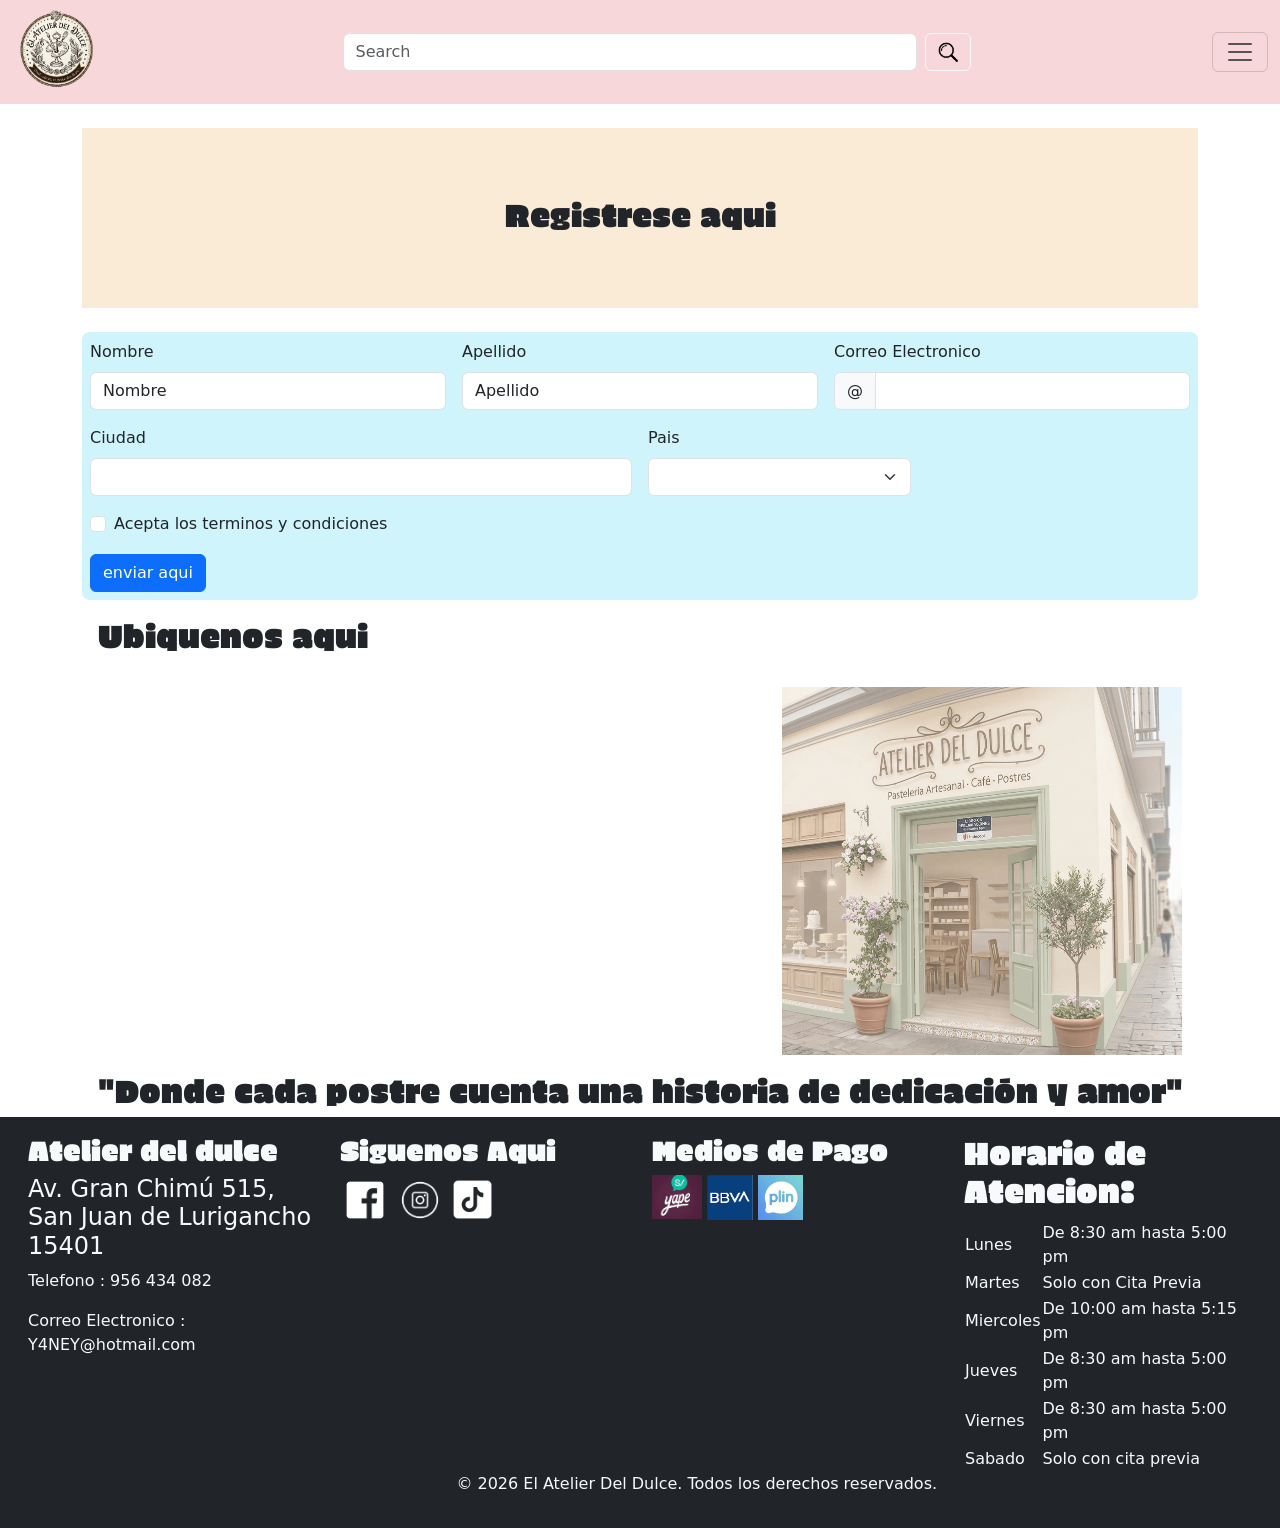
<file: Contactanos.html>
<!DOCTYPE html>
<html lang="es-PE">
<head>
    <meta charset="UTF-8">
    <meta name="viewport" content="width=device-width, initial-scale=1.0">
    <title>El Atelier del Dulce</title>
    <link href="https://cdn.jsdelivr.net/npm/bootstrap@5.3.8/dist/css/bootstrap.min.css" rel="stylesheet" integrity="sha384-sRIl4kxILFvY47J16cr9ZwB07vP4J8+LH7qKQnuqkuIAvNWLzeN8tE5YBujZqJLB" crossorigin="anonymous">
    <link rel="preconnect" href="https://fonts.googleapis.com">
    <link rel="preconnect" href="https://fonts.gstatic.com" crossorigin>
    <link href="https://fonts.googleapis.com/css2?family=Erica+One&family=Pacifico&display=swap" rel="stylesheet">
    <link href="style/style.css" rel="stylesheet">
</head>
<body>
     <header>
        <nav class="navbar bg-danger-subtle fixed-top">
            <div class="container-fluid">
            <h1><a class="navbar-brand me-0" href="index.html"><img src="captura-removebg-preview.png" width="89"></a></h1>
                  <form class="d-flex w-50" role="search">
                  <input class="form-control me-2" type="search" placeholder="Search" aria-label="Search"/>
                  <button class="btn btn-outline-light" type="submit"><img src="lupa buscador.png" width="20"></button>
                  </form>
            <button class="navbar-toggler" type="button" data-bs-toggle="offcanvas" data-bs-target="#offcanvasNavbar" aria-controls="offcanvasNavbar" aria-label="Toggle navigation">
                    <span class="navbar-toggler-icon"></span>
            </button>
                <div class="offcanvas offcanvas-end" tabindex="-1" id="offcanvasNavbar" aria-labelledby="offcanvasNavbarLabel">
                <div class="offcanvas-header">
                <h5 class="offcanvas-title text-danger Vr-erica-one-regular" id="offcanvasNavbarLabel">El Atelier del Dulce</h5>
                <button type="button" class="btn-close" data-bs-dismiss="offcanvas" aria-label="Close"></button>
                </div>
                <div class="offcanvas-body">
                <ul class="navbar-nav justify-content-end flex-grow-1 pe-3">
                <li class="nav-item">
                   <a class="nav-link" href="Contactanos.html">Sing in</a>
                </li>
                <li class="nav-item">
                   <a class="nav-link" href="Nosotros.html">Conocenos</a>
                </li>
                <li class="nav-item">
                   <a class="nav-link" href="libro-reclamaciones.html">libro de reclamaciones</a>
                </li>
                <div class="text-danger text-center Vr-erica-one-regular">
                    <h6>Todas las categorias</h6>
                </div>
                <li class="nav-item">
                   <a class="nav-link" href="Tortas.html"><span class="Vr-pacifico-regular">Tortas</span></a>
                </li>
                <li class="nav-item">
                   <a class="nav-link" href="Cheesecake.html"><span class="Vr-pacifico-regular">Cheescake</span></a>
                </li>
                <li class="nav-item">
                   <a class="nav-link" href="Especiales.html"><span class="Vr-pacifico-regular">Especiales</span></a>
                </li>
                <li class="nav-item">
                   <a class="nav-link" href="Bocadillos.html"><span class="Vr-pacifico-regular">Bocadillos</span></a>
                </li>
                <li class="nav-item">
                   <a class="nav-link" href="Suffles.html"><span class="Vr-pacifico-regular">Suffles</span></a>
                </li>
            </ul>
            </div>
            </div>
  </div>
</nav>
    </header>
    <main class="Vr-main container">
        <div class="Vr-bg-reclamebook banner">
            <div class="text-center Vr-erica-one-regular fs-4">
               <h2>Registrese aqui</h2>
            </div>
        </div>
        <br>
        <div class="container bg-info-subtle p-2 rounded-3">
            <form class="row g-3 needs-validation" novalidate>
            <div class="col-md-4">
            <label for="validationCustom01" class="form-label"><span>Nombre</span></label>
            <input type="text" class="form-control" id="validationCustom01" value="Nombre" required>
            <div class="valid-feedback">
               Buen Trabajo!
            </div>
            </div>
            <div class="col-md-4">
            <label for="validationCustom02" class="form-label"><span>Apellido</span></label>
            <input type="text" class="form-control" id="validationCustom02" value="Apellido" required>
            <div class="valid-feedback">
               Buen Trabajo!
            </div>
           </div>
           <div class="col-md-4">
            <label for="validationCustomUsername" class="form-label"><span>Correo Electronico</span></label>
           <div class="input-group has-validation">
            <span class="input-group-text" id="inputGroupPrepend">@</span>
            <input type="text" class="form-control" id="validationCustomUsername" aria-describedby="inputGroupPrepend" required>
            <div class="invalid-feedback">
               Escriba un correo valido
            </div>
            </div>
            </div>
            <div class="col-md-6">
            <label for="validationCustom03" class="form-label"><span>Ciudad</span></label>
             <input type="text" class="form-control" id="validationCustom03" required>
            <div class="invalid-feedback">
                Escriba una ciudad existente
            </div>
            </div>
            <div class="col-md-3">
            <label for="validationCustom04" class="form-label"><span>Pais</span></label>
            <select class="form-select" id="validationCustom04" required>
           <option selected disabled value=""></option>
            <option>Peru</option>
            <option>Brazil</option>
            <option>Chile</option>
            <option>Ecuador</option>
           </select>
            <div class="invalid-feedback">
              Seleccione un estado existente
            </div>
           </div>
           <div class="col-12">
            <div class="form-check">
           <input class="form-check-input" type="checkbox" value="" id="invalidCheck" required>
           <label class="form-check-label" for="invalidCheck">
               Acepta los terminos y condiciones
            </label>
           <div class="invalid-feedback">
              Debe aceptar los terminos y condiciones
            </div>
            </div>
            </div>
           <div class="col-12">
             <button type="button" class="btn btn-primary" data-bs-toggle="modal" data-bs-target="#exampleModal">
  enviar aqui
</button>
<div class="modal fade" id="exampleModal" tabindex="-1" aria-labelledby="exampleModalLabel" aria-hidden="true">
  <div class="modal-dialog">
    <div class="modal-content">
      <div class="modal-header">
        <h1 class="modal-title fs-5" id="exampleModalLabel"></h1>
        <button type="button" class="btn-close" data-bs-dismiss="modal" aria-label="Close"></button>
      </div>
      <div class="modal-body">
         Registrado
      </div>
      <div class="modal-footer">
        <button type="button" class="btn btn-secondary" data-bs-dismiss="modal">salir</button>
      </div>
    </div>
  </div>
</div>
             
            </div>
          </form>
        </div>
        <div class="container p-3">
            <h2 class="Vr-erica-one-regular">Ubiquenos aqui </h2>
            <br>
            <div class="d-flex">
                <iframe src="https://www.google.com/maps/embed?pb=!1m18!1m12!1m3!1d249743.36552340884!2d-77.1769312819088!3d-12.026985599999989!2m3!1f0!2f0!3f0!3m2!1i1024!2i768!4f13.1!3m3!1m2!1s0x9105c5f746463c57%3A0xc59ff2932bdb4a18!2sFioris!5e0!3m2!1ses-419!2spe!4v1782082918611!5m2!1ses-419!2spe" width="700" height="400" style="border:0;" allowfullscreen="" loading="lazy" referrerpolicy="no-referrer-when-downgrade" class="img-fluid"></iframe>
                <img src="local.png" alt="local de pasteleria" width="400" height="400" class="img-fluid">
            </div>
        </div>
        <div class="text-center Vr-erica-one-regular">
            <h2>"Donde cada postre cuenta una historia de dedicación y amor"</h2>
        </div>
    </main>
    <footer>
        <section>
            <div class="bg-dark p-3">
                <div class="container-fluid">
                    <div class="row">
                        <div class="col-12 col-sm-6 col-lg-3">
                            <article>
                                <h3 class="text-light Vr-erica-one-regular">Atelier del dulce</h3>
                                <h3 class="fs-4 text-light">Av. Gran Chimú 515, <br>San Juan de Lurigancho 15401</h3>
                                <p class="text-light">Telefono : 956 434 082</p>
                                <p class="text-light">Correo Electronico : Y4NEY@hotmail.com</p>
                            </article>
                        </div>
                        <div class="col-12 col-sm-6 col-lg-3">
                            <article>
                                <h3 class="text-light Vr-erica-one-regular">Siguenos Aqui </h3>
                                    <a href="https://www.facebook.com"><img src="logo de facebook.png" alt="logo de facebook" width="50"></a>
                                    <a href="https://www.instagram.com"><img src="log de ig.png" alt="logo de whatsapp" width="50"></a>
                                    <a href="https://www.tiktok.com"><img src="tiktok.png" alt="logo de tik tok" width="45"></a>
                            </article>
                        </div>
                        <div class="col-12 col-sm-6 col-lg-3">
                            <article>
                                <h3 class="text-light Vr-erica-one-regular">Medios de Pago </h3>
                                    <img src="yape.jpg" alt="yape" width="50" >
                                    <img src="BBVA.png" alt="BBVA" width="46" >
                                    <img src="plin.jpg" alt="plin" width="45" >
                            </article>
                        </div>
                        <div class="col-12 col-sm-6 col-lg-3">
                            <article>
                                <h2 class="text-light Vr-erica-one-regular">Horario de Atencion: </h2>
                                <table class="text-light">
                                  <thead>
                                    <tr>
                                      <td></td>
                                      <td></td>
                                    </tr>
                                  </thead>
                                  <tbody>
                                    <tr>
                                       <td>Lunes</td>
                                       <td>  De 8:30 am hasta 5:00 pm</td>
                                    </tr>
                                    <tr>
                                        <td>Martes</td>
                                        <td>  Solo con Cita Previa</td>
                                    </tr>
                                    <tr>
                                        <td>Miercoles</td>
                                        <td>    De 10:00 am hasta 5:15 pm</td>
                                    </tr>
                                    <tr>
                                        <td>Jueves</td>
                                        <td>  De 8:30 am hasta 5:00 pm</td>
                                    </tr>
                                    <tr>
                                        <td>Viernes</td>
                                        <td>  De 8:30 am hasta 5:00 pm</td>
                                    </tr>
                                    <tr>
                                        <td>Sabado</td>
                                    <td>  Solo con cita previa</td>
                                    </tr>
                                  </tbody>
                                </table>
                            </article>
                        </div>
                    </div>
                    <div class="d-flex">
                        <p class="text-light Vr-footer-p">© 2026 El Atelier Del Dulce. Todos los derechos reservados.</p>
                    </div>
                </div>
            </div>
        </section>
    </footer>
    <script src="https://cdn.jsdelivr.net/npm/bootstrap@5.3.8/dist/js/bootstrap.bundle.min.js" integrity="sha384-FKyoEForCGlyvwx9Hj09JcYn3nv7wiPVlz7YYwJrWVcXK/BmnVDxM+D2scQbITxI" crossorigin="anonymous"></script>
</body>
</html>
</file>
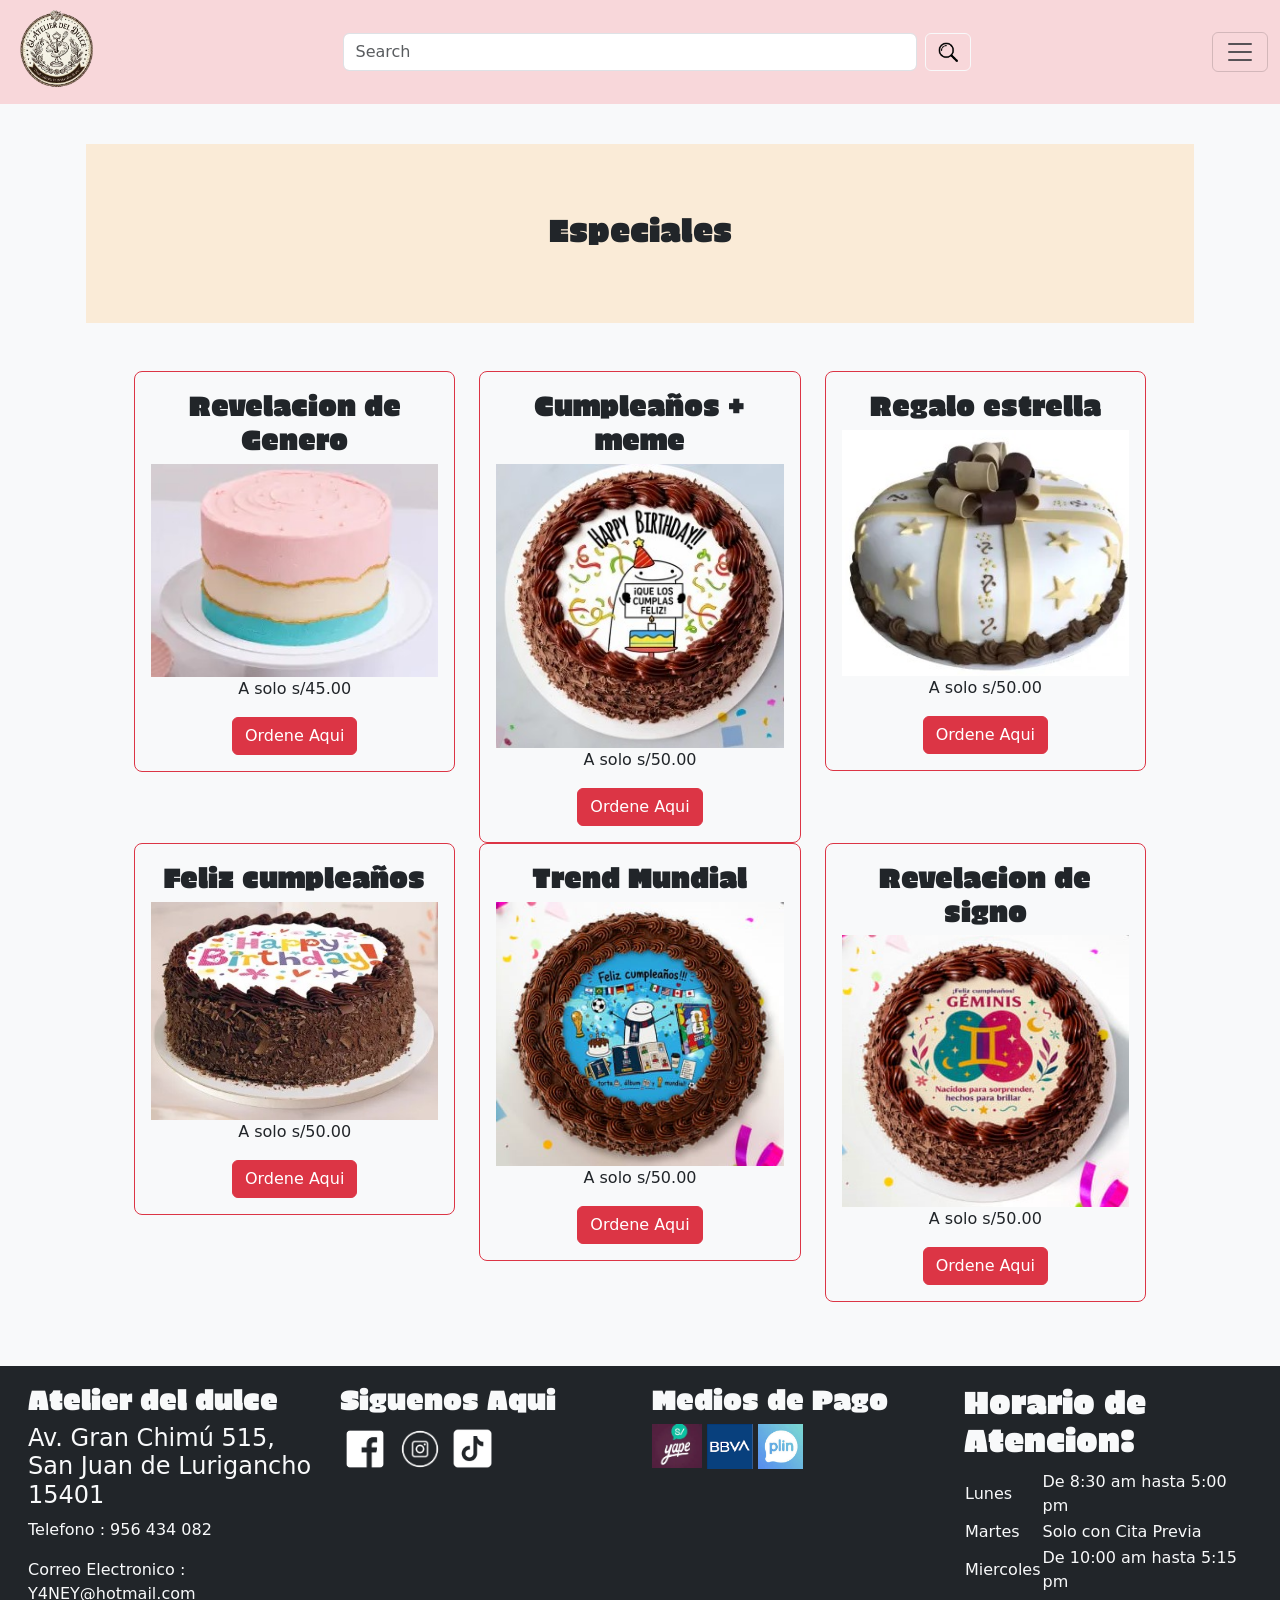
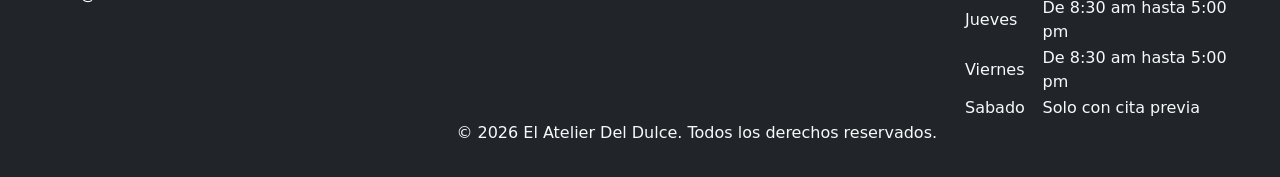
<file: Especiales.html>
<!DOCTYPE html>
<html lang="es-PE">
<head>
    <meta charset="UTF-8">
    <meta name="viewport" content="width=device-width, initial-scale=1.0">
    <title>El Atelier del Dulce</title>
    <link href="https://cdn.jsdelivr.net/npm/bootstrap@5.3.8/dist/css/bootstrap.min.css" rel="stylesheet" integrity="sha384-sRIl4kxILFvY47J16cr9ZwB07vP4J8+LH7qKQnuqkuIAvNWLzeN8tE5YBujZqJLB" crossorigin="anonymous">
    <link rel="preconnect" href="https://fonts.googleapis.com">
    <link rel="preconnect" href="https://fonts.gstatic.com" crossorigin>
    <link href="https://fonts.googleapis.com/css2?family=Erica+One&family=Pacifico&display=swap" rel="stylesheet">
    <link href="style/style.css" rel="stylesheet">
</head>
<body>
    <header>
        <nav class="navbar bg-danger-subtle fixed-top">
            <div class="container-fluid">
            <h1><a class="navbar-brand me-0" href="index.html"><img src="captura-removebg-preview.png" width="89"></a></h1>
                  <form class="d-flex w-50" role="search">
                  <input class="form-control me-2" type="search" placeholder="Search" aria-label="Search"/>
                  <button class="btn btn-outline-light" type="submit"><img src="lupa buscador.png" width="20"></button>
                  </form>
            <button class="navbar-toggler" type="button" data-bs-toggle="offcanvas" data-bs-target="#offcanvasNavbar" aria-controls="offcanvasNavbar" aria-label="Toggle navigation">
                    <span class="navbar-toggler-icon"></span>
            </button>
                <div class="offcanvas offcanvas-end" tabindex="-1" id="offcanvasNavbar" aria-labelledby="offcanvasNavbarLabel">
                <div class="offcanvas-header">
                <h5 class="offcanvas-title text-danger Vr-erica-one-regular" id="offcanvasNavbarLabel">El Atelier del Dulce</h5>
                <button type="button" class="btn-close" data-bs-dismiss="offcanvas" aria-label="Close"></button>
                </div>
                <div class="offcanvas-body">
                <ul class="navbar-nav justify-content-end flex-grow-1 pe-3">
                <li class="nav-item">
                   <a class="nav-link" href="Contactanos.html">Sing in</a>
                </li>
                <li class="nav-item">
                   <a class="nav-link" href="Nosotros.html">Conocenos</a>
                </li>
                <li class="nav-item">
                   <a class="nav-link" href="libro-reclamaciones.html">libro de reclamaciones</a>
                </li>
                <div class="text-danger text-center Vr-erica-one-regular">
                    <h6>Todas las categorias</h6>
                </div>
                <li class="nav-item">
                   <a class="nav-link" href="Tortas.html"><span class="Vr-pacifico-regular">Tortas</span></a>
                </li>
                <li class="nav-item">
                   <a class="nav-link" href="Cheesecake.html"><span class="Vr-pacifico-regular">Cheescake</span></a>
                </li>
                <li class="nav-item">
                   <a class="nav-link" href="Especiales.html"><span class="Vr-pacifico-regular">Especiales</span></a>
                </li>
                <li class="nav-item">
                   <a class="nav-link" href="Bocadillos.html"><span class="Vr-pacifico-regular">Bocadillos</span></a>
                </li>
                <li class="nav-item">
                   <a class="nav-link" href="Suffles.html"><span class="Vr-pacifico-regular">Suffles</span></a>
                </li>
            </ul>
            </div>
            </div>
  </div>
</nav>
    </header>
    <main class="bg-light Vr-main">
        <section>
            <div class="container p-3">
                <div class="Vr-bg-reclamebook banner">
            <div class="text-center Vr-erica-one-regular fs-4">
               <h2>Especiales</h2>
            </div>
        </div>
                <div class="row p-5">
                    <div class="col-12 col-sm-6 col-lg-4">
                        <article class="text-center border border-danger p-3 rounded-3">
                            <h3 class="Vr-erica-one-regular">Revelacion de Genero</h3>
                            <img src="revelacion de genero.jpg" alt="revelacion de genero" class="img-fluid">
                            <p>A solo s/45.00</p>
                            <button type="button" class="btn btn-danger" data-bs-toggle="modal" data-bs-target="#modal_genero">Ordene Aqui</button>
                            <div class="modal fade" id="modal_genero" tabindex="-1" aria-labelledby="exampleModalLabel" aria-hidden="true">
  <div class="modal-dialog">
    <div class="modal-content">
      <div class="modal-header">
        <h1 class="modal-title fs-5 Vr-erica-one-regular" id="modal_genero">Revelacion de Genero</h1>
        <button type="button" class="btn-close" data-bs-dismiss="modal" aria-label="Close"></button>
      </div>
      <div class="modal-body">
        <img src="revelacion de genero.jpg" alt="revelacion de genero" width="300" height="200">
      </div>
      <div><p>Torta personalizada con un diseño limpio por fuera y el color sorpresa en el interior para celebrar ese momento único.</p></div>
      <span class="text-warning text-center rounded-3">S/ 45.00</span>
      <div>
        <form>
          <div class="mb-3 text-start">
            <label class="form-label">¿Cuántos deseas ordenar?</label>
            <input type="number" class="form-control" min="1" value="1">
          </div>
        </form>
      </div>
      <div class="modal-footer">
        <button type="button" class="btn btn-warning">Comprar</button>
      </div>
    </div>
  </div>
</div>
                        </article>
                    </div>
                    <div class="col-12 col-sm-6 col-lg-4">
                        <article class="text-center border border-danger p-3 rounded-3">
                            <h3 class="Vr-erica-one-regular">Cumpleaños + meme</h3>
                            <img src="meme.jpg" alt="cumpleaños" width="300" height="240" class="img-fluid">
                            <p>A solo s/50.00</p>
                            <button type="button" class="btn btn-danger" data-bs-toggle="modal" data-bs-target="#modal_cumple">Ordene Aqui</button>
                            <div class="modal fade" id="modal_cumple" tabindex="-1" aria-labelledby="exampleModalLabel" aria-hidden="true">
  <div class="modal-dialog">
    <div class="modal-content">
      <div class="modal-header">
        <h1 class="modal-title fs-5 Vr-erica-one-regular" id="modal_cumple">Cumpleaños + meme</h1>
        <button type="button" class="btn-close" data-bs-dismiss="modal" aria-label="Close"></button>
      </div>
      <div class="modal-body">
        <img src="meme.jpg" alt="cumpleaños" width="300" height="200">
      </div>
      <div><p>Ponle humor a tu celebración con un decorado divertido y personalizado que sacará sonrisas a todos.</p></div>
      <span class="text-warning text-center rounded-3">S/ 50.00</span>
      <div>
        <form>
          <div class="mb-3 text-start">
            <label class="form-label">¿Cuántos deseas ordenar?</label>
            <input type="number" class="form-control" min="1" value="1">
          </div>
        </form>
      </div>
      <div class="modal-footer">
        <button type="button" class="btn btn-warning">Comprar</button>
      </div>
    </div>
  </div>
</div>
                        </article>
                    </div>
                    <div class="col-12 col-sm-6 col-lg-4">
                        <article class="text-center border border-danger p-3 rounded-3">
                            <h3 class="Vr-erica-one-regular">Regalo estrella</h3>
                            <img src="regalo estrella.jpg" alt="estrella" width="300" height="240" class="img-fluid">
                            <p>A solo s/50.00</p>
                            <button type="button" class="btn btn-danger" data-bs-toggle="modal" data-bs-target="#modal_estrella">Ordene Aqui</button>
                            <div class="modal fade" id="modal_estrella" tabindex="-1" aria-labelledby="exampleModalLabel" aria-hidden="true">
  <div class="modal-dialog">
    <div class="modal-content">
      <div class="modal-header">
        <h1 class="modal-title fs-5 Vr-erica-one-regular" id="modal_estrella">Regalo estrella</h1>
        <button type="button" class="btn-close" data-bs-dismiss="modal" aria-label="Close"></button>
      </div>
      <div class="modal-body">
        <img src="regalo estrella.jpg" alt="estrella" width="300" height="200">
      </div>
      <div><p>Elegantemente decorada con un lazo comestible, simulando una fina caja de regalo ideal para agasajar.</p></div>
      <span class="text-warning text-center rounded-3">S/ 50.00</span>
      <div>
        <form>
          <div class="mb-3 text-start">
            <label class="form-label">¿Cuántos deseas ordenar?</label>
            <input type="number" class="form-control" min="1" value="1">
          </div>
        </form>
      </div>
      <div class="modal-footer">
        <button type="button" class="btn btn-warning">Comprar</button>
      </div>
    </div>
  </div>
</div>
                        </article>
                    </div>
                    <div class="col-12 col-sm-6 col-lg-4">
                        <article class="text-center border border-danger p-3 rounded-3">
                            <h3 class="Vr-erica-one-regular">Feliz cumpleaños</h3>
                            <img src="happy birthday.jpg" alt="cumpelaños" width="300" height="230" class="img-fluid">
                            <p>A solo s/50.00</p>
                            <button type="button" class="btn btn-danger" data-bs-toggle="modal" data-bs-target="#modal_birthday">Ordene Aqui</button>
                            <div class="modal fade" id="modal_birthday" tabindex="-1" aria-labelledby="exampleModalLabel" aria-hidden="true">
  <div class="modal-dialog">
    <div class="modal-content">
      <div class="modal-header">
        <h1 class="modal-title fs-5 Vr-erica-one-regular" id="modal_birthday">Feliz Cumpleaños</h1>
        <button type="button" class="btn-close" data-bs-dismiss="modal" aria-label="Close"></button>
      </div>
      <div class="modal-body">
        <img src="happy birthday.jpg" alt="cumpleaños" width="300" height="200">
      </div>
      <div><p>Un diseño clásico y festivo cubierto de chocolate, perfecto para cantar el tradicional cumpleaños.</p></div>
      <span class="text-warning text-center rounded-3">S/ 50.00</span>
      <div>
        <form>
          <div class="mb-3 text-start">
            <label class="form-label">¿Cuántos deseas ordenar?</label>
            <input type="number" class="form-control" min="1" value="1">
          </div>
        </form>
      </div>
      <div class="modal-footer">
        <button type="button" class="btn btn-warning">Comprar</button>
      </div>
    </div>
  </div>
</div>
                        </article>
                    </div>
                    <div class="col-12 col-sm-6 col-lg-4">
                        <article class="text-center border border-danger p-3 rounded-3">
                            <h3 class="Vr-erica-one-regular">Trend Mundial</h3>
                            <img src="trend mundial.jpg" alt="pastel mundial" width="300" height="230" class="img-fluid">
                            <p>A solo s/50.00</p>
                            <button type="button" class="btn btn-danger" data-bs-toggle="modal" data-bs-target="#modal_mundial">Ordene Aqui</button>
                            <div class="modal fade" id="modal_mundial" tabindex="-1" aria-labelledby="exampleModalLabel" aria-hidden="true">
  <div class="modal-dialog">
    <div class="modal-content">
      <div class="modal-header">
        <h1 class="modal-title fs-5 Vr-erica-one-regular" id="modal_mundial">Trend Mundial</h1>
        <button type="button" class="btn-close" data-bs-dismiss="modal" aria-label="Close"></button>
      </div>
      <div class="modal-body">
        <img src="trend mundial.jpg" alt="pastel mundial" width="300" height="200">
      </div>
      <div><p>Diseños en tendencia que son virales en redes sociales, ideales para capturar las mejores fotos antes de comerla.</p></div>
      <span class="text-warning text-center rounded-3">S/ 50.00</span>
      <div>
        <form>
          <div class="mb-3 text-start">
            <label class="form-label">¿Cuántos deseas ordenar?</label>
            <input type="number" class="form-control" min="1" value="1">
          </div>
        </form>
      </div>
      <div class="modal-footer">
        <button type="button" class="btn btn-warning">Comprar</button>
      </div>
    </div>
  </div>
</div>
                        </article>
                    </div>
                    <div class="col-12 col-sm-6 col-lg-4">
                        <article class="text-center border border-danger p-3 rounded-3">
                            <h3 class="Vr-erica-one-regular">Revelacion de signo</h3>
                            <img src="zodiaco.jpg" width="300" height="230" class="img-fluid">
                            <p>A solo s/50.00</p>
                            <button type="button" class="btn btn-danger" data-bs-toggle="modal" data-bs-target="#modal_signo">Ordene Aqui</button>
                            <div class="modal fade" id="modal_signo" tabindex="-1" aria-labelledby="exampleModalLabel" aria-hidden="true">
  <div class="modal-dialog">
    <div class="modal-content">
      <div class="modal-header">
        <h1 class="modal-title fs-5 Vr-erica-one-regular" id="modal_signo">Revelacion de Signo</h1>
        <button type="button" class="btn-close" data-bs-dismiss="modal" aria-label="Close"></button>
      </div>
      <div class="modal-body">
        <img src="zodiaco.jpg" width="300" height="200">
      </div>
      <div><p>Torta temática personalizada con los símbolos y colores de tu signo zodiacal favorito.</p></div>
      <span class="text-warning text-center rounded-3">S/ 50.00</span>
      <div>
        <form>
          <div class="mb-3 text-start">
            <label class="form-label">¿Cuántos deseas ordenar?</label>
            <input type="number" class="form-control" min="1" value="1">
          </div>
        </form>
      </div>
      <div class="modal-footer">
        <button type="button" class="btn btn-warning">Comprar</button>
      </div>
    </div>
  </div>
</div>
                        </article>
                    </div>
                </div>
            </div>
        </section>
    </main>
    <footer>
        <section>
            <div class="bg-dark p-3">
                <div class="container-fluid">
                    <div class="row">
                        <div class="col-12 col-sm-6 col-lg-3">
                            <article>
                                <h3 class="text-light Vr-erica-one-regular">Atelier del dulce</h3>
                                <h3 class="fs-4 text-light">Av. Gran Chimú 515, <br>San Juan de Lurigancho 15401</h3>
                                <p class="text-light">Telefono : 956 434 082</p>
                                <p class="text-light">Correo Electronico : Y4NEY@hotmail.com</p>
                            </article>
                        </div>
                        <div class="col-12 col-sm-6 col-lg-3">
                            <article>
                                <h3 class="text-light Vr-erica-one-regular">Siguenos Aqui </h3>
                                    <a href="https://www.facebook.com"><img src="logo de facebook.png" alt="logo de facebook" width="50"></a>
                                    <a href="https://www.instagram.com"><img src="log de ig.png" alt="logo de whatsapp" width="50"></a>
                                    <a href="https://www.tiktok.com"><img src="tiktok.png" alt="logo de tik tok" width="45"></a>
                            </article>
                        </div>
                        <div class="col-12 col-sm-6 col-lg-3">
                            <article>
                                <h3 class="text-light Vr-erica-one-regular">Medios de Pago </h3>
                                    <img src="yape.jpg" alt="yape" width="50" >
                                    <img src="BBVA.png" alt="BBVA" width="46" >
                                    <img src="plin.jpg" alt="plin" width="45" >
                            </article>
                        </div>
                        <div class="col-12 col-sm-6 col-lg-3">
                            <article>
                                <h2 class="text-light Vr-erica-one-regular">Horario de Atencion: </h2>
                                <table class="text-light">
                                  <thead>
                                    <tr>
                                      <td></td>
                                      <td></td>
                                    </tr>
                                  </thead>
                                  <tbody>
                                    <tr>
                                       <td>Lunes</td>
                                       <td>  De 8:30 am hasta 5:00 pm</td>
                                    </tr>
                                    <tr>
                                        <td>Martes</td>
                                        <td>  Solo con Cita Previa</td>
                                    </tr>
                                    <tr>
                                        <td>Miercoles</td>
                                        <td>    De 10:00 am hasta 5:15 pm</td>
                                    </tr>
                                    <tr>
                                        <td>Jueves</td>
                                        <td>  De 8:30 am hasta 5:00 pm</td>
                                    </tr>
                                    <tr>
                                        <td>Viernes</td>
                                        <td>  De 8:30 am hasta 5:00 pm</td>
                                    </tr>
                                    <tr>
                                        <td>Sabado</td>
                                    <td>  Solo con cita previa</td>
                                    </tr>
                                  </tbody>
                                </table>
                            </article>
                        </div>
                    </div>
                    <div class="d-flex">
                        <p class="text-light Vr-footer-p">© 2026 El Atelier Del Dulce. Todos los derechos reservados.</p>
                    </div>
                </div>
            </div>
        </section>
    </footer>
    <script src="https://cdn.jsdelivr.net/npm/bootstrap@5.3.8/dist/js/bootstrap.bundle.min.js" integrity="sha384-FKyoEForCGlyvwx9Hj09JcYn3nv7wiPVlz7YYwJrWVcXK/BmnVDxM+D2scQbITxI" crossorigin="anonymous"></script>
</body>
</html>
</file>
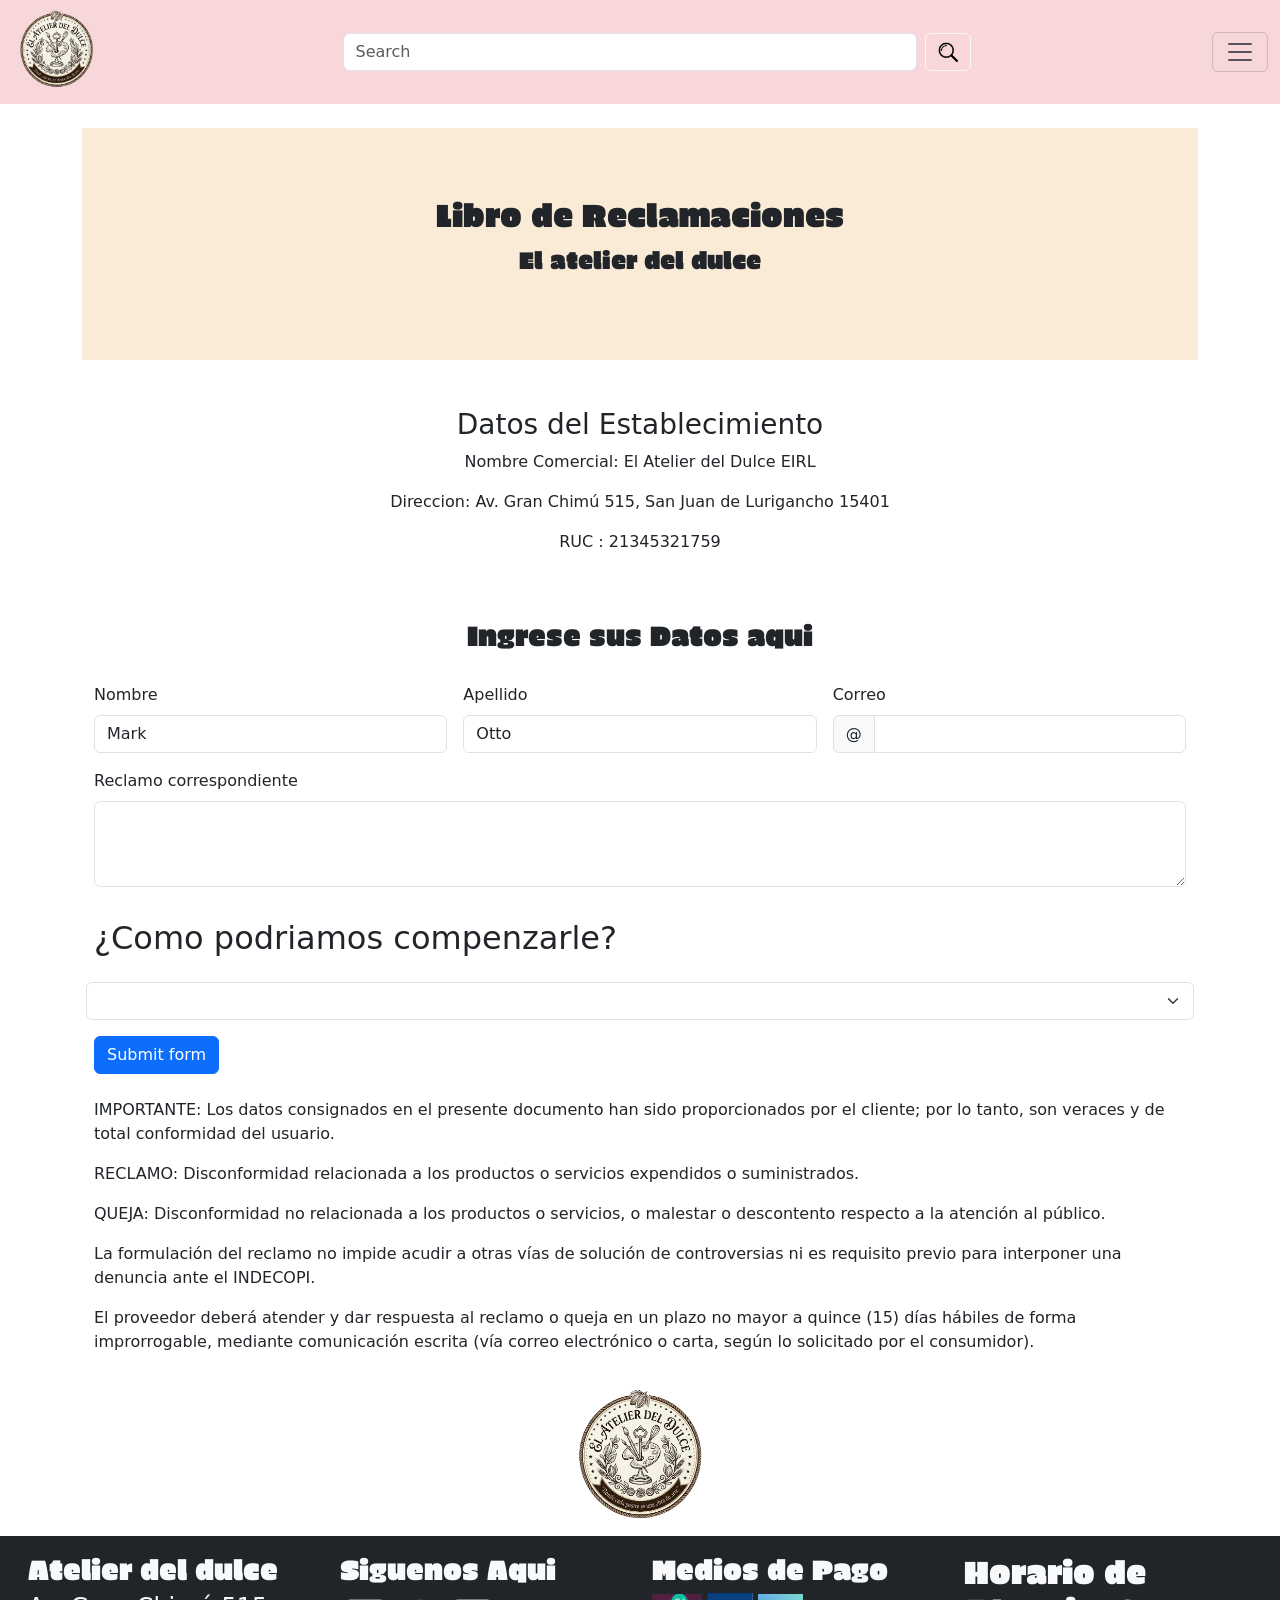
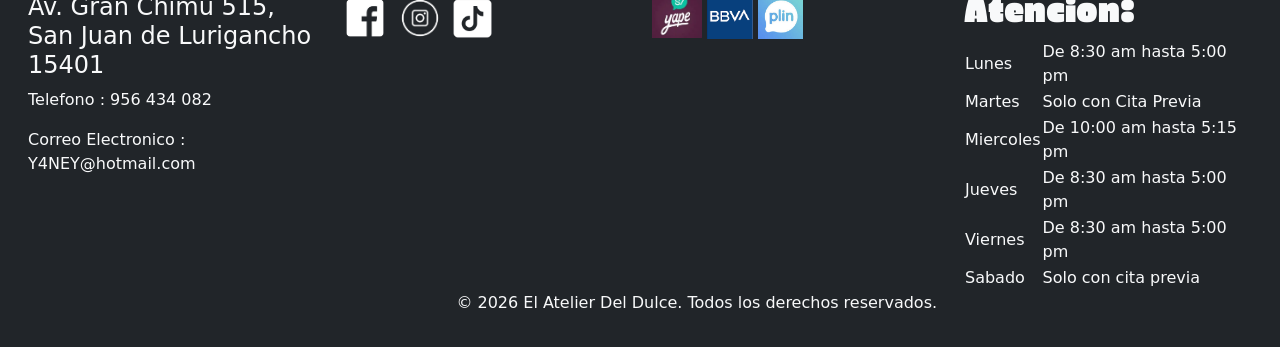
<file: libro-reclamaciones.html>
<!DOCTYPE html>
<html lang="en">
<head>
    <meta charset="UTF-8">
    <meta name="viewport" content="width=device-width, initial-scale=1.0">
    <title>Libro de Reclamaciones</title>
</head>
<body>
    <!DOCTYPE html>
<html lang="en">
<head>
    <meta charset="UTF-8">
    <meta name="viewport" content="width=device-width, initial-scale=1.0">
    <title>El Atelier del Dulce</title>
    <link href="https://cdn.jsdelivr.net/npm/bootstrap@5.3.8/dist/css/bootstrap.min.css" rel="stylesheet" integrity="sha384-sRIl4kxILFvY47J16cr9ZwB07vP4J8+LH7qKQnuqkuIAvNWLzeN8tE5YBujZqJLB" crossorigin="anonymous">
    <link rel="preconnect" href="https://fonts.googleapis.com">
    <link rel="preconnect" href="https://fonts.gstatic.com" crossorigin>
    <link href="https://fonts.googleapis.com/css2?family=Erica+One&display=swap" rel="stylesheet">
    <link href="style/style.css" rel="stylesheet">
</head>
<body>
    <header>
        <nav class="navbar bg-danger-subtle fixed-top">
            <div class="container-fluid">
            <h1><a class="navbar-brand me-0" href="index.html"><img src="captura-removebg-preview.png" width="89"></a></h1>
                  <form class="d-flex w-50" role="search">
                  <input class="form-control me-2" type="search" placeholder="Search" aria-label="Search"/>
                  <button class="btn btn-outline-light" type="submit"><img src="lupa buscador.png" width="20"></button>
                  </form>
            <button class="navbar-toggler" type="button" data-bs-toggle="offcanvas" data-bs-target="#offcanvasNavbar" aria-controls="offcanvasNavbar" aria-label="Toggle navigation">
                    <span class="navbar-toggler-icon"></span>
            </button>
                <div class="offcanvas offcanvas-end" tabindex="-1" id="offcanvasNavbar" aria-labelledby="offcanvasNavbarLabel">
                <div class="offcanvas-header">
                <h5 class="offcanvas-title text-danger Vr-erica-one-regular" id="offcanvasNavbarLabel">El Atelier del Dulce</h5>
                <button type="button" class="btn-close" data-bs-dismiss="offcanvas" aria-label="Close"></button>
                </div>
                <div class="offcanvas-body">
                <ul class="navbar-nav justify-content-end flex-grow-1 pe-3">
                <li class="nav-item">
                   <a class="nav-link" href="Contactanos.html">Sing in</a>
                </li>
                <li class="nav-item">
                   <a class="nav-link" href="Nosotros.html">Conocenos</a>
                </li>
                <li class="nav-item">
                   <a class="nav-link" href="libro-reclamaciones.html">libro de reclamaciones</a>
                </li>
                <div class="text-danger text-center Vr-erica-one-regular">
                    <h6>Todas las categorias</h6>
                </div>
                <li class="nav-item">
                   <a class="nav-link" href="Tortas.html"><span class="Vr-pacifico-regular">Tortas</span></a>
                </li>
                <li class="nav-item">
                   <a class="nav-link" href="Cheesecake.html"><span class="Vr-pacifico-regular">Cheescake</span></a>
                </li>
                <li class="nav-item">
                   <a class="nav-link" href="Especiales.html"><span class="Vr-pacifico-regular">Especiales</span></a>
                </li>
                <li class="nav-item">
                   <a class="nav-link" href="Bocadillos.html"><span class="Vr-pacifico-regular">Bocadillos</span></a>
                </li>
                <li class="nav-item">
                   <a class="nav-link" href="Suffles.html"><span class="Vr-pacifico-regular">Suffles</span></a>
                </li>
            </ul>
            </div>
            </div>
  </div>
</nav>
    </header>
    <main class="Vr-main container">
        <div class="Vr-bg-reclamebook banner">
            <div class="text-center Vr-erica-one-regular fs-4">
               <h2>Libro de Reclamaciones</h2>
               <p>El atelier del dulce</p>
            </div>
        </div>
        <br>
        <br>
        <div class="container-fluid text-center">
            <h3>Datos del Establecimiento</h3>
               <p>Nombre Comercial: El Atelier del Dulce EIRL</p>
               <p>Direccion: Av. Gran Chimú 515, San Juan de Lurigancho 15401</p>
                <p>RUC : 21345321759</p> 
        </div>
        <br>
        <br>
      <div class="container-md">
        <div class="text-center Vr-erica-one-regular">
            <h3>Ingrese sus Datos aqui</h3>
        </div>
        <br>
        <form class="row g-3 needs-validation" novalidate>
  <div class="col-md-4">
    <label for="validationCustom01" class="form-label">Nombre</label>
    <input type="text" class="form-control" id="validationCustom01" value="Mark" required>
  </div>
  <div class="col-md-4">
    <label for="validationCustom02" class="form-label">Apellido</label>
    <input type="text" class="form-control" id="validationCustom02" value="Otto" required>
  </div>
  <div class="col-md-4">
    <label for="validationCustomUsername" class="form-label">Correo</label>
    <div class="input-group has-validation">
      <span class="input-group-text" id="inputGroupPrepend">@</span>
      <input type="text" class="form-control" id="validationCustomUsername" aria-describedby="inputGroupPrepend" required>
      <div class="invalid-feedback">
        Ese correo es inexistente.
      </div>
    </div>
  </div>
  <div class="mb-3">
  <label for="exampleFormControlTextarea1" class="form-label">Reclamo correspondiente</label>
  <textarea class="form-control" id="exampleFormControlTextarea1" rows="3"></textarea>
</div>
<h2>¿Como podriamos compenzarle?</h2>
<select class="form-select" aria-label="Default select example">
  <option selected></option>
  <option value="1">Devolucion de Dinero</option>
  <option value="2">Cambio/Reenvio del Producto</option>
  <option value="3">Disculpas/descuento en otra compra</option>
</select>
  <div class="col-12">
    <button class="btn btn-primary" type="submit">Submit form</button>
  </div>
</form>
      </div>
      <br>
      <div class="container-md">
        <p>IMPORTANTE: Los datos consignados en el presente documento han sido proporcionados por el cliente; por lo tanto, son veraces y de total conformidad del usuario.</p>
        <p>RECLAMO: Disconformidad relacionada a los productos o servicios expendidos o suministrados.</p>
        <p>QUEJA: Disconformidad no relacionada a los productos o servicios, o malestar o descontento respecto a la atención al público.</p>
        <p>La formulación del reclamo no impide acudir a otras vías de solución de controversias ni es requisito previo para interponer una denuncia ante el INDECOPI. </p>
        <p>El proveedor deberá atender y dar respuesta al reclamo o queja en un plazo no mayor a quince (15) días hábiles de forma improrrogable, mediante comunicación escrita (vía correo electrónico o carta, según lo solicitado por el consumidor).</p>
      </div>
      <div class="text-center p-3">
        <img src="captura-removebg-preview.png" alt="logo de cafeteria" width="150">
      </div>
    </main>
    <footer>
        <section>
            <div class="bg-dark p-3">
                <div class="container-fluid">
                    <div class="row">
                        <div class="col-12 col-sm-6 col-lg-3">
                            <article>
                                <h3 class="text-light Vr-erica-one-regular">Atelier del dulce</h3>
                                <h3 class="fs-4 text-light">Av. Gran Chimú 515, <br>San Juan de Lurigancho 15401</h3>
                                <p class="text-light">Telefono : 956 434 082</p>
                                <p class="text-light">Correo Electronico : Y4NEY@hotmail.com</p>
                            </article>
                        </div>
                        <div class="col-12 col-sm-6 col-lg-3">
                            <article>
                                <h3 class="text-light Vr-erica-one-regular">Siguenos Aqui </h3>
                                    <a href="https://www.facebook.com"><img src="logo de facebook.png" alt="logo de facebook" width="50"></a>
                                    <a href="https://www.instagram.com"><img src="log de ig.png" alt="logo de whatsapp" width="50"></a>
                                    <a href="https://www.tiktok.com"><img src="tiktok.png" alt="logo de tik tok" width="45"></a>
                            </article>
                        </div>
                        <div class="col-12 col-sm-6 col-lg-3">
                            <article>
                                <h3 class="text-light Vr-erica-one-regular">Medios de Pago </h3>
                                    <img src="yape.jpg" alt="yape" width="50" >
                                    <img src="BBVA.png" alt="BBVA" width="46" >
                                    <img src="plin.jpg" alt="plin" width="45" >
                            </article>
                        </div>
                        <div class="col-12 col-sm-6 col-lg-3">
                            <article>
                                <h2 class="text-light Vr-erica-one-regular">Horario de Atencion: </h2>
                                <table class="text-light">
                                  <thead>
                                    <tr>
                                      <td></td>
                                      <td></td>
                                    </tr>
                                  </thead>
                                  <tbody>
                                    <tr>
                                       <td>Lunes</td>
                                       <td>  De 8:30 am hasta 5:00 pm</td>
                                    </tr>
                                    <tr>
                                        <td>Martes</td>
                                        <td>  Solo con Cita Previa</td>
                                    </tr>
                                    <tr>
                                        <td>Miercoles</td>
                                        <td>    De 10:00 am hasta 5:15 pm</td>
                                    </tr>
                                    <tr>
                                        <td>Jueves</td>
                                        <td>  De 8:30 am hasta 5:00 pm</td>
                                    </tr>
                                    <tr>
                                        <td>Viernes</td>
                                        <td>  De 8:30 am hasta 5:00 pm</td>
                                    </tr>
                                    <tr>
                                        <td>Sabado</td>
                                    <td>  Solo con cita previa</td>
                                    </tr>
                                  </tbody>
                                </table>
                            </article>
                        </div>
                    </div>
                    <div class="d-flex">
                        <p class="text-light Vr-footer-p">© 2026 El Atelier Del Dulce. Todos los derechos reservados.</p>
                    </div>
                </div>
            </div>
        </section>
    </footer>
    <script src="https://cdn.jsdelivr.net/npm/bootstrap@5.3.8/dist/js/bootstrap.bundle.min.js" integrity="sha384-FKyoEForCGlyvwx9Hj09JcYn3nv7wiPVlz7YYwJrWVcXK/BmnVDxM+D2scQbITxI" crossorigin="anonymous"></script>
</body>
</html>
</file>
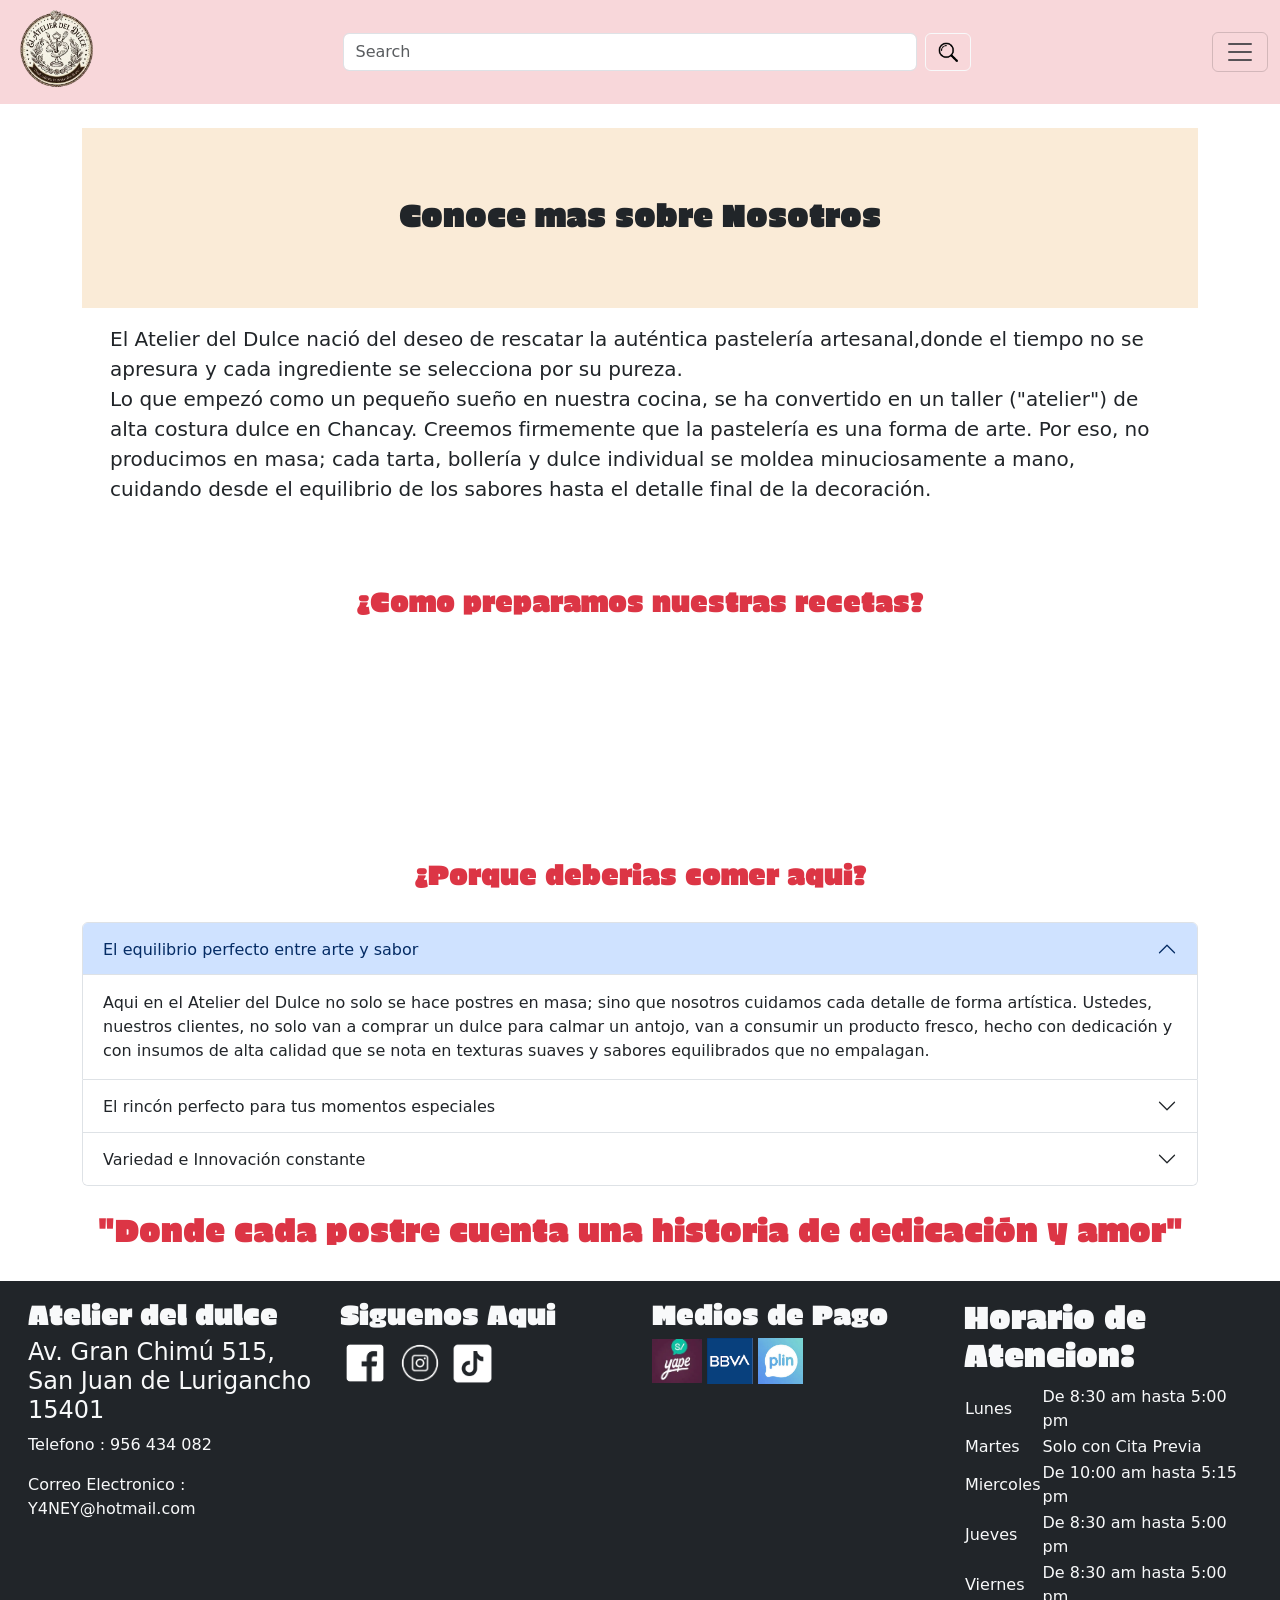
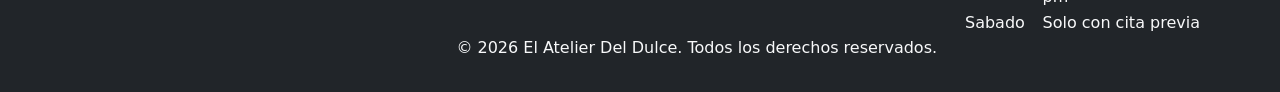
<file: Nosotros.html>
<!DOCTYPE html>
<html lang="es-PE">
<head>
    <meta charset="UTF-8">
    <meta name="viewport" content="width=device-width, initial-scale=1.0">
    <title>El Atelier del Dulce</title>
    <link href="https://cdn.jsdelivr.net/npm/bootstrap@5.3.8/dist/css/bootstrap.min.css" rel="stylesheet" integrity="sha384-sRIl4kxILFvY47J16cr9ZwB07vP4J8+LH7qKQnuqkuIAvNWLzeN8tE5YBujZqJLB" crossorigin="anonymous">
    <link rel="preconnect" href="https://fonts.googleapis.com">
    <link rel="preconnect" href="https://fonts.gstatic.com" crossorigin>
    <link href="https://fonts.googleapis.com/css2?family=Erica+One&family=Pacifico&display=swap" rel="stylesheet">
    <link href="style/style.css" rel="stylesheet">
</head>
<body>
    <header>
        <nav class="navbar bg-danger-subtle fixed-top">
            <div class="container-fluid">
            <h1><a class="navbar-brand me-0" href="index.html"><img src="captura-removebg-preview.png" width="89"></a></h1>
                  <form class="d-flex w-50" role="search">
                  <input class="form-control me-2" type="search" placeholder="Search" aria-label="Search"/>
                  <button class="btn btn-outline-light" type="submit"><img src="lupa buscador.png" width="20"></button>
                  </form>
            <button class="navbar-toggler" type="button" data-bs-toggle="offcanvas" data-bs-target="#offcanvasNavbar" aria-controls="offcanvasNavbar" aria-label="Toggle navigation">
                    <span class="navbar-toggler-icon"></span>
            </button>
                <div class="offcanvas offcanvas-end" tabindex="-1" id="offcanvasNavbar" aria-labelledby="offcanvasNavbarLabel">
                <div class="offcanvas-header">
                <h5 class="offcanvas-title text-danger Vr-erica-one-regular" id="offcanvasNavbarLabel">El Atelier del Dulce</h5>
                <button type="button" class="btn-close" data-bs-dismiss="offcanvas" aria-label="Close"></button>
                </div>
                <br>
                <div class="offcanvas-body">
                <ul class="navbar-nav justify-content-end flex-grow-1 pe-3">
                <li class="nav-item">
                   <a class="nav-link" href="Contactanos.html">Sing in</a>
                </li>
                <li class="nav-item">
                   <a class="nav-link" href="Nosotros.html">Conocenos</a>
                </li>
                <li class="nav-item">
                   <a class="nav-link" href="libro-reclamaciones.html">libro de reclamaciones</a>
                </li>
                <div class="text-danger text-center Vr-erica-one-regular">
                    <h6>Todas las categorias</h6>
                </div>
                <li class="nav-item">
                   <a class="nav-link" href="Tortas.html"><span class="Vr-pacifico-regular">Tortas</span></a>
                </li>
                <li class="nav-item">
                   <a class="nav-link" href="Cheesecake.html"><span class="Vr-pacifico-regular">Cheescake</span></a>
                </li>
                <li class="nav-item">
                   <a class="nav-link" href="Especiales.html"><span class="Vr-pacifico-regular">Especiales</span></a>
                </li>
                <li class="nav-item">
                   <a class="nav-link" href="Bocadillos.html"><span class="Vr-pacifico-regular">Bocadillos</span></a>
                </li>
                <li class="nav-item">
                   <a class="nav-link" href="Suffles.html"><span class="Vr-pacifico-regular">Suffles</span></a>
                </li>
            </ul>
            </div>
            </div>
  </div>
</nav>
    </header>
    <main class="container Vr-main">
        <div class="Vr-bg-reclamebook banner">
            <div class="text-center Vr-erica-one-regular fs-4">
               <h2>Conoce mas sobre Nosotros</h2>
            </div>
        </div>
        <div class="container-md">
            <div class="p-3 fs-5">
            <p>El Atelier del Dulce nació del deseo de rescatar la auténtica pastelería artesanal,donde el tiempo no se apresura y cada ingrediente se selecciona por su pureza.<br> Lo que empezó como un pequeño sueño en nuestra cocina, se ha convertido
                en un taller ("atelier") de alta costura dulce en Chancay. Creemos firmemente que
                la pastelería es una forma de arte. Por eso, no producimos en masa; cada tarta,
                 bollería y dulce individual se moldea minuciosamente a mano, cuidando
                  desde el equilibrio de los sabores hasta el detalle final de la decoración.</p>
            </div>
        </div>
        <div class="text-center p-5">
            <h3><span class="text-danger Vr-erica-one-regular">¿Como preparamos nuestras recetas?</span></h3>
            <br>
            <div class="container-md">
                <iframe width="560" height="315" src="https://www.youtube.com/embed/IEagQwQGiME?si=k7S3W311WPoWEmrm" title="YouTube video player" frameborder="0" allow="accelerometer; autoplay; clipboard-write; encrypted-media; gyroscope; picture-in-picture; web-share" referrerpolicy="strict-origin-when-cross-origin" allowfullscreen class="img-fluid"></iframe>
            </div>
        </div>
        <div>
            <div class="text-center text-danger Vr-erica-one-regular">
            <h3>¿Porque deberias comer aqui?</h3>
            </div>
            <br>
            <div class="accordion" id="accordionExample">
             <div class="accordion-item">
             <h2 class="accordion-header">
                <button class="accordion-button" type="button" data-bs-toggle="collapse" data-bs-target="#collapseOne" aria-expanded="true" aria-controls="collapseOne">
                  El equilibrio perfecto entre arte y sabor
                </button>
             </h2>
    <div id="collapseOne" class="accordion-collapse collapse show" data-bs-parent="#accordionExample">
      <div class="accordion-body">
        Aqui en el Atelier del Dulce no solo se hace postres en masa; sino que nosotros cuidamos cada detalle de forma artística. Ustedes, nuestros clientes, no solo van a comprar un dulce para calmar un antojo, van a consumir un producto fresco, hecho con dedicación y con insumos de alta calidad que se nota en texturas suaves y sabores equilibrados que no empalagan.
      </div>
    </div>
  </div>
  <div class="accordion-item">
    <h2 class="accordion-header">
      <button class="accordion-button collapsed" type="button" data-bs-toggle="collapse" data-bs-target="#collapseTwo" aria-expanded="false" aria-controls="collapseTwo">
        El rincón perfecto para tus momentos especiales
      </button>
    </h2>
    <div id="collapseTwo" class="accordion-collapse collapse" data-bs-parent="#accordionExample">
      <div class="accordion-body">
        Ya sea para celebrar un cumpleaños con una torta personalizada, tener una tarde de café conversando con amigos, o darte un autoregalo después de un día difícil, nuestro local ofrece una experiencia acogedora, un espacio diseñado para hacer una pausa, relajarse y disfrutar de un momento feliz.
      </div>
    </div>
  </div>
  <div class="accordion-item">
    <h2 class="accordion-header">
      <button class="accordion-button collapsed" type="button" data-bs-toggle="collapse" data-bs-target="#collapseThree" aria-expanded="false" aria-controls="collapseThree">
        Variedad e Innovación constante
      </button>
    </h2>
    <div id="collapseThree" class="accordion-collapse collapse" data-bs-parent="#accordionExample">
      <div class="accordion-body">
        Aqui en el Atelier del Dulce siempre hay algo nuevo por descubir. Más allá de los clásicos que todos aman, mantienes una propuesta dinámica con postres de temporada, combinaciones creativas y opciones personalizadas que se adaptan exactamente a lo que el cliente sueña para sus eventos.
      </div>
    </div>
  </div>
</div>
        </div>
        <br>
         <div class="text-center text-danger Vr-erica-one-regular">
            <h2>"Donde cada postre cuenta una historia de dedicación y amor"</h2>
        </div>
        <br>
    </main>
    <footer>
        <section>
            <div class="bg-dark p-3">
                <div class="container-fluid">
                    <div class="row">
                        <div class="col-12 col-sm-6 col-lg-3">
                            <article>
                                <h3 class="text-light Vr-erica-one-regular">Atelier del dulce</h3>
                                <h3 class="fs-4 text-light">Av. Gran Chimú 515, <br>San Juan de Lurigancho 15401</h3>
                                <p class="text-light">Telefono : 956 434 082</p>
                                <p class="text-light">Correo Electronico : Y4NEY@hotmail.com</p>
                            </article>
                        </div>
                        <div class="col-12 col-sm-6 col-lg-3">
                            <article>
                                <h3 class="text-light Vr-erica-one-regular">Siguenos Aqui </h3>
                                    <a href="https://www.facebook.com"><img src="logo de facebook.png" alt="logo de facebook" width="50"></a>
                                    <a href="https://www.instagram.com"><img src="log de ig.png" alt="logo de whatsapp" width="50"></a>
                                    <a href="https://www.tiktok.com"><img src="tiktok.png" alt="logo de tik tok" width="45"></a>
                            </article>
                        </div>
                        <div class="col-12 col-sm-6 col-lg-3">
                            <article>
                                <h3 class="text-light Vr-erica-one-regular">Medios de Pago </h3>
                                    <img src="yape.jpg" alt="yape" width="50" >
                                    <img src="BBVA.png" alt="BBVA" width="46" >
                                    <img src="plin.jpg" alt="plin" width="45" >
                            </article>
                        </div>
                        <div class="col-12 col-sm-6 col-lg-3">
                            <article>
                                <h2 class="text-light Vr-erica-one-regular">Horario de Atencion: </h2>
                                <table class="text-light">
                                  <thead>
                                    <tr>
                                      <td></td>
                                      <td></td>
                                    </tr>
                                  </thead>
                                  <tbody>
                                    <tr>
                                       <td>Lunes</td>
                                       <td>  De 8:30 am hasta 5:00 pm</td>
                                    </tr>
                                    <tr>
                                        <td>Martes</td>
                                        <td>  Solo con Cita Previa</td>
                                    </tr>
                                    <tr>
                                        <td>Miercoles</td>
                                        <td>    De 10:00 am hasta 5:15 pm</td>
                                    </tr>
                                    <tr>
                                        <td>Jueves</td>
                                        <td>  De 8:30 am hasta 5:00 pm</td>
                                    </tr>
                                    <tr>
                                        <td>Viernes</td>
                                        <td>  De 8:30 am hasta 5:00 pm</td>
                                    </tr>
                                    <tr>
                                        <td>Sabado</td>
                                    <td>  Solo con cita previa</td>
                                    </tr>
                                  </tbody>
                                </table>
                            </article>
                        </div>
                    </div>
                    <div class="d-flex">
                        <p class="text-light Vr-footer-p">© 2026 El Atelier Del Dulce. Todos los derechos reservados.</p>
                    </div>
                </div>
            </div>
        </section>
    </footer>
    <script src="https://cdn.jsdelivr.net/npm/bootstrap@5.3.8/dist/js/bootstrap.bundle.min.js" integrity="sha384-FKyoEForCGlyvwx9Hj09JcYn3nv7wiPVlz7YYwJrWVcXK/BmnVDxM+D2scQbITxI" crossorigin="anonymous"></script>
</body>
</html>
</file>
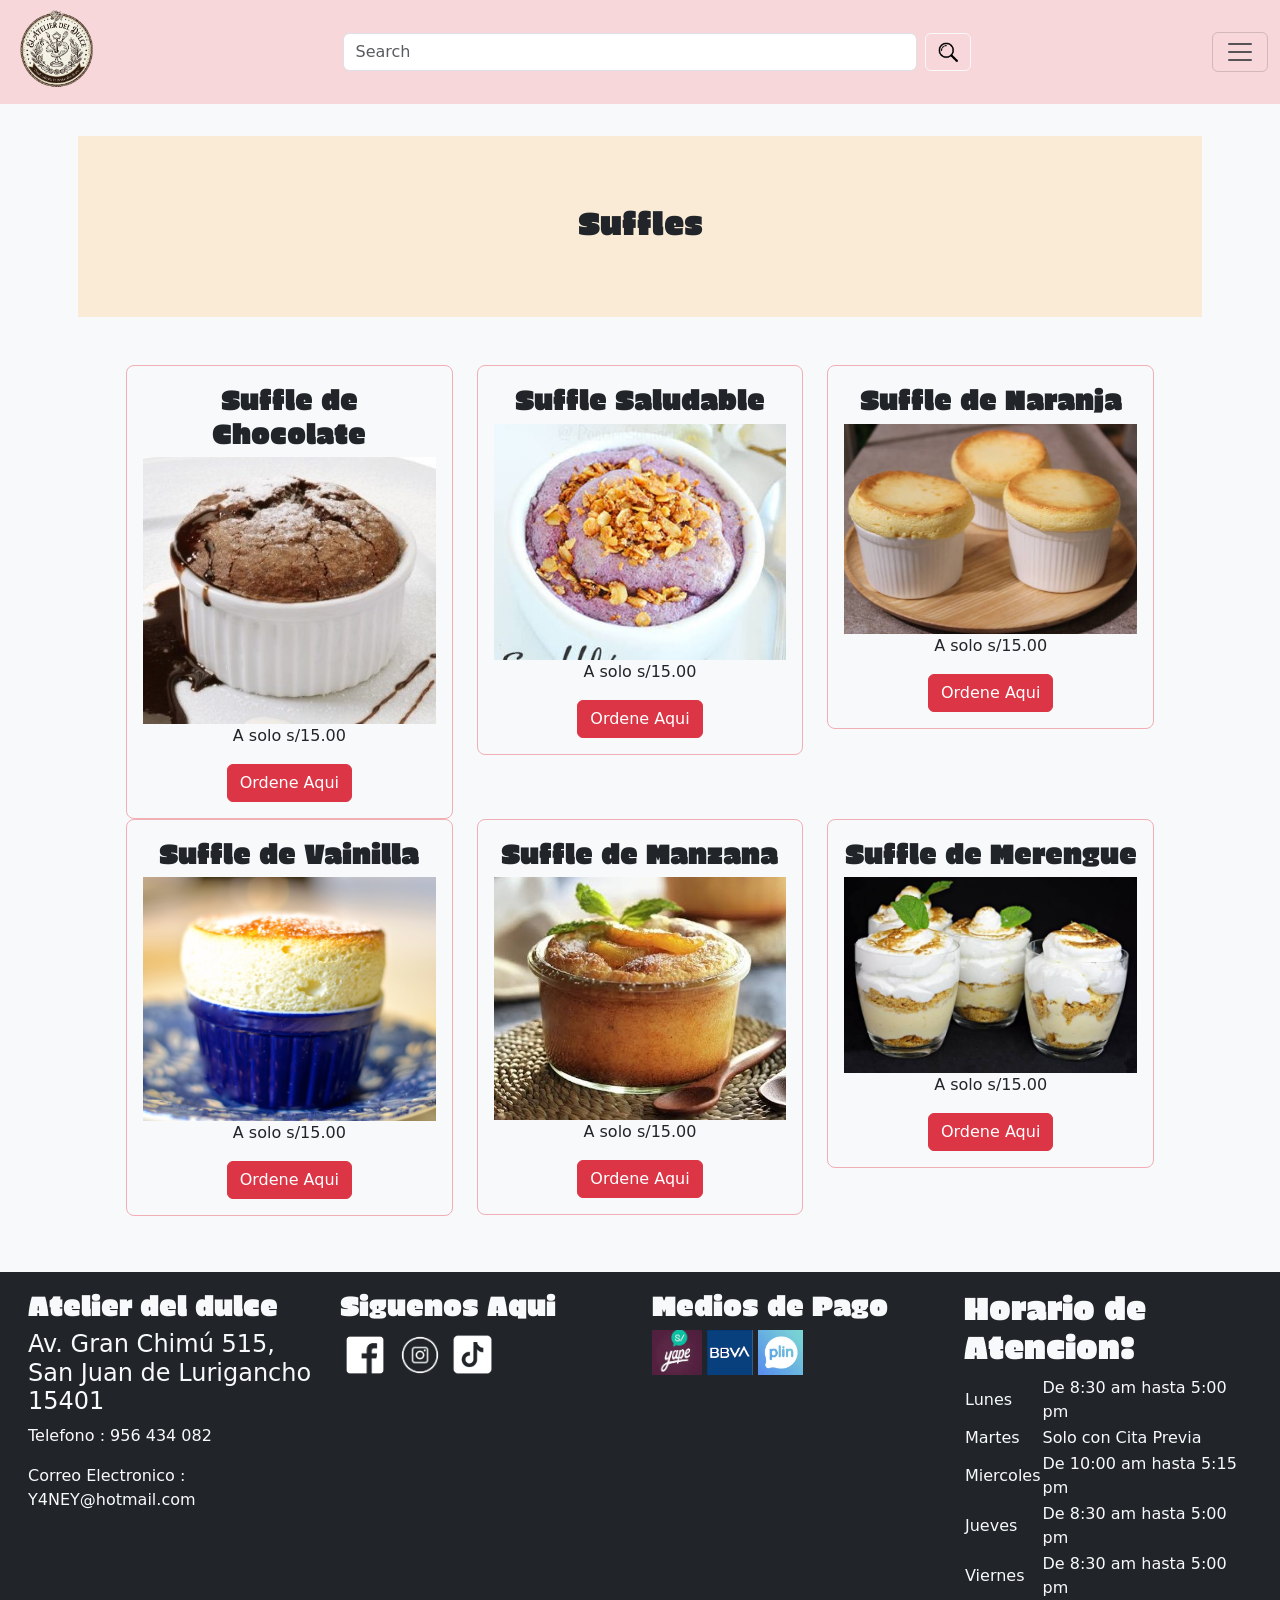
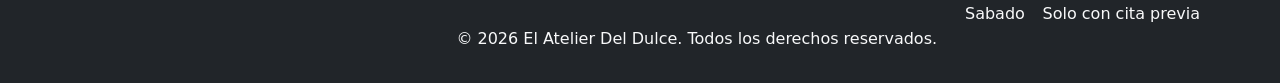
<file: Suffles.html>
<!DOCTYPE html>
<html lang="es-PE">
<head>
    <meta charset="UTF-8">
    <meta name="viewport" content="width=device-width, initial-scale=1.0">
    <title>El Atelier del Dulce</title>
    <link href="https://cdn.jsdelivr.net/npm/bootstrap@5.3.8/dist/css/bootstrap.min.css" rel="stylesheet" integrity="sha384-sRIl4kxILFvY47J16cr9ZwB07vP4J8+LH7qKQnuqkuIAvNWLzeN8tE5YBujZqJLB" crossorigin="anonymous">
    <link rel="preconnect" href="https://fonts.googleapis.com">
    <link rel="preconnect" href="https://fonts.gstatic.com" crossorigin>
    <link href="https://fonts.googleapis.com/css2?family=Erica+One&family=Pacifico&display=swap" rel="stylesheet">
    <link href="style/style.css" rel="stylesheet">
</head>
<body>
    <header>
        <nav class="navbar bg-danger-subtle fixed-top">
            <div class="container-fluid">
            <h1><a class="navbar-brand me-0" href="index.html"><img src="captura-removebg-preview.png" width="89"></a></h1>
                  <form class="d-flex w-50" role="search">
                  <input class="form-control me-2" type="search" placeholder="Search" aria-label="Search"/>
                  <button class="btn btn-outline-light" type="submit"><img src="lupa buscador.png" width="20"></button>
                  </form>
            <button class="navbar-toggler" type="button" data-bs-toggle="offcanvas" data-bs-target="#offcanvasNavbar" aria-controls="offcanvasNavbar" aria-label="Toggle navigation">
                    <span class="navbar-toggler-icon"></span>
            </button>
                <div class="offcanvas offcanvas-end" tabindex="-1" id="offcanvasNavbar" aria-labelledby="offcanvasNavbarLabel">
                <div class="offcanvas-header">
                <h5 class="offcanvas-title text-danger Vr-erica-one-regular" id="offcanvasNavbarLabel">El Atelier del Dulce</h5>
                <button type="button" class="btn-close" data-bs-dismiss="offcanvas" aria-label="Close"></button>
                </div>
                <div class="offcanvas-body">
                <ul class="navbar-nav justify-content-end flex-grow-1 pe-3">
                <li class="nav-item">
                   <a class="nav-link" href="Contactanos.html">Sing in</a>
                </li>
                <li class="nav-item">
                   <a class="nav-link" href="Nosotros.html">Conocenos</a>
                </li>
                <li class="nav-item">
                   <a class="nav-link" href="libro-reclamaciones.html">libro de reclamaciones</a>
                </li>
                <div class="text-danger text-center Vr-erica-one-regular">
                    <h6>Todas las categorias</h6>
                </div>
                <li class="nav-item">
                   <a class="nav-link" href="Tortas.html"><span class="Vr-pacifico-regular">Tortas</span></a>
                </li>
                <li class="nav-item">
                   <a class="nav-link" href="Cheesecake.html"><span class="Vr-pacifico-regular">Cheescake</span></a>
                </li>
                <li class="nav-item">
                   <a class="nav-link" href="Especiales.html"><span class="Vr-pacifico-regular">Especiales</span></a>
                </li>
                <li class="nav-item">
                   <a class="nav-link" href="Bocadillos.html"><span class="Vr-pacifico-regular">Bocadillos</span></a>
                </li>
                <li class="nav-item">
                   <a class="nav-link" href="Suffles.html"><span class="Vr-pacifico-regular">Suffles</span></a>
                </li>
            </ul>
            </div>
            </div>
  </div>
</nav>
    </header>
    <main class="bg-light Vr-main">
        <section>
            <div class="container p-2">
                <div class="Vr-bg-reclamebook banner">
            <div class="text-center Vr-erica-one-regular fs-4">
               <h2>Suffles</h2>
            </div>
        </div>
                <div class="row p-5">
                    <div class="col-12 col-sm-6 col-lg-4">
                        <article class="text-center border border-danger-subtle p-3 rounded-3">
                            <h3 class="Vr-erica-one-regular">Suffle de Chocolate</h3>
                            <img src="Souffle-de-chocolate.jpg" alt="suffle" width="300" height="200" class="img-fluid" >
                            <p>A solo s/15.00</p>
                            <button type="button" class="btn btn-danger" data-bs-toggle="modal" data-bs-target="#modal_sufflechocolate">Ordene Aqui</button>
                            <div class="modal fade" id="modal_sufflechocolate" tabindex="-1" aria-labelledby="exampleModalLabel" aria-hidden="true">
  <div class="modal-dialog">
    <div class="modal-content">
      <div class="modal-header">
        <h1 class="modal-title fs-5 Vr-erica-one-regular" id="modal_sufflechocolate">Suffle de Chocolate</h1>
        <button type="button" class="btn-close" data-bs-dismiss="modal" aria-label="Close"></button>
      </div>
      <div class="modal-body">
        <img src="Souffle-de-chocolate.jpg" alt="suffle" width="300" height="200">
      </div>
      <div><p>Postre aireado horneado al momento con un centro de chocolate tibio e irresistible.</p></div>
      <span class="text-warning text-center rounded-3">S/ 15.00</span>
      <div>
        <form>
          <div class="mb-3 text-start">
            <label class="form-label">¿Cuántos deseas ordenar?</label>
            <input type="number" class="form-control" min="1" value="1">
          </div>
        </form>
      </div>
      <div class="modal-footer">
        <button type="button" class="btn btn-warning">Comprar</button>
      </div>
    </div>
  </div>
</div>
                        </article>
                    </div>
                    <div class="col-12 col-sm-6 col-lg-4">
                        <article class="text-center border border-danger-subtle p-3 rounded-3">
                            <h3 class="Vr-erica-one-regular">Suffle Saludable</h3>
                            <img src="suffle saludable.jpg" alt="suffle" width="300" height="200" class="img-fluid">
                            <p>A solo s/15.00</p>
                            <button type="button" class="btn btn-danger" data-bs-toggle="modal" data-bs-target="#modal_sufflesaludable">Ordene Aqui</button>
                            <div class="modal fade" id="modal_sufflesaludable" tabindex="-1" aria-labelledby="exampleModalLabel" aria-hidden="true">
  <div class="modal-dialog">
    <div class="modal-content">
      <div class="modal-header">
        <h1 class="modal-title fs-5 Vr-erica-one-regular" id="modal_sufflesaludable">Suffle Saludable</h1>
        <button type="button" class="btn-close" data-bs-dismiss="modal" aria-label="Close"></button>
      </div>
      <div class="modal-body">
        <img src="suffle saludable.jpg" alt="suffle" width="300" height="200">
      </div>
      <div><p>Una alternativa ligera y baja en calorías, endulzada de forma natural sin perder la clásica textura esponjosa.</p></div>
      <span class="text-warning text-center rounded-3">S/ 15.00</span>
      <div>
        <form>
          <div class="mb-3 text-start">
            <label class="form-label">¿Cuántos deseas ordenar?</label>
            <input type="number" class="form-control" min="1" value="1">
          </div>
        </form>
      </div>
      <div class="modal-footer">
        <button type="button" class="btn btn-warning">Comprar</button>
      </div>
    </div>
  </div>
</div>
                        </article>
                    </div>
                    <div class="col-12 col-sm-6 col-lg-4">
                        <article class="text-center border border-danger-subtle p-3 rounded-3">
                            <h3 class="Vr-erica-one-regular">Suffle de Naranja</h3>
                            <img src="suffle de naranja.jpg" alt="suffle" width="300" height="200" class="img-fluid">
                            <p>A solo s/15.00</p>
                            <button type="button" class="btn btn-danger" data-bs-toggle="modal" data-bs-target="#modal_sufflenaranja">Ordene Aqui</button>
                            <div class="modal fade" id="modal_sufflenaranja" tabindex="-1" aria-labelledby="exampleModalLabel" aria-hidden="true">
  <div class="modal-dialog">
    <div class="modal-content">
      <div class="modal-header">
        <h1 class="modal-title fs-5 Vr-erica-one-regular" id="modal_sufflenaranja">Suffle de Naranja</h1>
        <button type="button" class="btn-close" data-bs-dismiss="modal" aria-label="Close"></button>
      </div>
      <div class="modal-body">
        <img src="suffle de naranja.jpg" alt="suffle" width="300" height="200">
      </div>
      <div><p>Delicada fusión cítrica que aporta frescura y un aroma dulce e inconfundible a la masa horneada.</p></div>
      <span class="text-warning text-center rounded-3">S/ 15.00</span>
      <div>
        <form>
          <div class="mb-3 text-start">
            <label class="form-label">¿Cuántos deseas ordenar?</label>
            <input type="number" class="form-control" min="1" value="1">
          </div>
        </form>
      </div>
      <div class="modal-footer">
        <button type="button" class="btn btn-warning">Comprar</button>
      </div>
    </div>
  </div>
</div>
                        </article>
                    </div>
                    <div class="col-12 col-sm-6 col-lg-4">
                        <article class="text-center border border-danger-subtle p-3 rounded-3">
                            <h3 class="Vr-erica-one-regular">Suffle de Vainilla</h3>
                            <img src="suffle de vainilla.jpg" alt="suffle" width="300" height="200" class="img-fluid">
                            <p>A solo s/15.00</p>
                            <button type="button" class="btn btn-danger" data-bs-toggle="modal" data-bs-target="#modal_sufflevainilla">Ordene Aqui</button>
                            <div class="modal fade" id="modal_sufflevainilla" tabindex="-1" aria-labelledby="exampleModalLabel" aria-hidden="true">
  <div class="modal-dialog">
    <div class="modal-content">
      <div class="modal-header">
        <h1 class="modal-title fs-5 Vr-erica-one-regular" id="modal_sufflevainilla">Sandwich de Pollo</h1>
        <button type="button" class="btn-close" data-bs-dismiss="modal" aria-label="Close"></button>
      </div>
      <div class="modal-body">
        <img src="suffle de vainilla.jpg" alt="suffle" width="300" height="200">
      </div>
      <div><p>La versión más sutil y cremosa, perfecta para disfrutar de la ligereza de un clásico soufflé de horno.</p></div>
      <span class="text-warning text-center rounded-3">S/ 15.00</span>
      <div>
        <form>
          <div class="mb-3 text-start">
            <label class="form-label">¿Cuántos deseas ordenar?</label>
            <input type="number" class="form-control" min="1" value="1">
          </div>
        </form>
      </div>
      <div class="modal-footer">
        <button type="button" class="btn btn-warning">Comprar</button>
      </div>
    </div>
  </div>
</div>
                        </article>
                    </div>
                    <div class="col-12 col-sm-6 col-lg-4">
                        <article class="text-center border border-danger-subtle p-3 rounded-3">
                            <h3 class="Vr-erica-one-regular">Suffle de Manzana</h3>
                            <img src="sufle de manzana.jpg" alt="suffle" width="300" height="200" class="img-fluid">
                            <p>A solo s/15.00</p>
                            <button type="button" class="btn btn-danger" data-bs-toggle="modal" data-bs-target="#modal_sufflemanzana">Ordene Aqui</button>
                            <div class="modal fade" id="modal_sufflemanzana" tabindex="-1" aria-labelledby="exampleModalLabel" aria-hidden="true">
  <div class="modal-dialog">
    <div class="modal-content">
      <div class="modal-header">
        <h1 class="modal-title fs-5 Vr-erica-one-regular" id="modal_sufflemanzana">Suffle de Manzana</h1>
        <button type="button" class="btn-close" data-bs-dismiss="modal" aria-label="Close"></button>
      </div>
      <div class="modal-body">
        <img src="sufle de manzana.jpg" alt="suufle" width="300" height="200">
      </div>
      <div><p>Con suaves notas de manzana horneada y canela que recuerdan a los postres de antaño.</p></div>
      <span class="text-warning text-center rounded-3">S/ 15.00</span>
      <div>
        <form>
          <div class="mb-3 text-start">
            <label class="form-label">¿Cuántos deseas ordenar?</label>
            <input type="number" class="form-control" min="1" value="1">
          </div>
        </form>
      </div>
      <div class="modal-footer">
        <button type="button" class="btn btn-warning">Comprar</button>
      </div>
    </div>
  </div>
</div>
                        </article>
                    </div>
                    <div class="col-12 col-sm-6 col-lg-4">
                        <article class="text-center border border-danger-subtle p-3 rounded-3">
                            <h3 class="Vr-erica-one-regular">Suffle de Merengue</h3>
                            <img src="suffle de merengue.jpg" alt="suffle" width="300" height="300" class="img-fluid" >
                            <p>A solo s/15.00</p>
                            <button type="button" class="btn btn-danger" data-bs-toggle="modal" data-bs-target="#modal_merengue">Ordene Aqui</button>
                            <div class="modal fade" id="modal_merengue" tabindex="-1" aria-labelledby="exampleModalLabel" aria-hidden="true">
  <div class="modal-dialog">
    <div class="modal-content">
      <div class="modal-header">
        <h1 class="modal-title fs-5 Vr-erica-one-regular" id="modal_merengue">Suffle de Merengue</h1>
        <button type="button" class="btn-close" data-bs-dismiss="modal" aria-label="Close"></button>
      </div>
      <div class="modal-body">
        <img src="suffle de merengue.jpg" alt="suffle" width="300" height="200">
      </div>
      <div><p>Presentación en copa con capas de crema ligera y coronado con un merengue sopleteado muy vistoso.</p></div>
      <span class="text-warning text-center rounded-3">S/ 15.00</span>
      <div>
        <form>
          <div class="mb-3 text-start">
            <label class="form-label">¿Cuántos deseas ordenar?</label>
            <input type="number" class="form-control" min="1" value="1">
          </div>
        </form>
      </div>
      <div class="modal-footer">
        <button type="button" class="btn btn-warning">Comprar</button>
      </div>
    </div>
  </div>
</div>
                        </article>
                    </div>
                </div>
            </div>
        </section>
    </main>
    <footer>
        <section>
            <div class="bg-dark p-3">
                <div class="container-fluid">
                    <div class="row">
                        <div class="col-12 col-sm-6 col-lg-3">
                            <article>
                                <h3 class="text-light Vr-erica-one-regular">Atelier del dulce</h3>
                                <h3 class="fs-4 text-light">Av. Gran Chimú 515, <br>San Juan de Lurigancho 15401</h3>
                                <p class="text-light">Telefono : 956 434 082</p>
                                <p class="text-light">Correo Electronico : Y4NEY@hotmail.com</p>
                            </article>
                        </div>
                        <div class="col-12 col-sm-6 col-lg-3">
                            <article>
                                <h3 class="text-light Vr-erica-one-regular">Siguenos Aqui </h3>
                                    <a href="https://www.facebook.com"><img src="logo de facebook.png" alt="logo de facebook" width="50"></a>
                                    <a href="https://www.instagram.com"><img src="log de ig.png" alt="logo de whatsapp" width="50"></a>
                                    <a href="https://www.tiktok.com"><img src="tiktok.png" alt="logo de tik tok" width="45"></a>
                            </article>
                        </div>
                        <div class="col-12 col-sm-6 col-lg-3">
                            <article>
                                <h3 class="text-light Vr-erica-one-regular">Medios de Pago </h3>
                                    <img src="yape.jpg" alt="yape" width="50" >
                                    <img src="BBVA.png" alt="BBVA" width="46" >
                                    <img src="plin.jpg" alt="plin" width="45" >
                            </article>
                        </div>
                        <div class="col-12 col-sm-6 col-lg-3">
                            <article>
                                <h2 class="text-light Vr-erica-one-regular">Horario de Atencion: </h2>
                                <table class="text-light">
                                  <thead>
                                    <tr>
                                      <td></td>
                                      <td></td>
                                    </tr>
                                  </thead>
                                  <tbody>
                                    <tr>
                                       <td>Lunes</td>
                                       <td>  De 8:30 am hasta 5:00 pm</td>
                                    </tr>
                                    <tr>
                                        <td>Martes</td>
                                        <td>  Solo con Cita Previa</td>
                                    </tr>
                                    <tr>
                                        <td>Miercoles</td>
                                        <td>    De 10:00 am hasta 5:15 pm</td>
                                    </tr>
                                    <tr>
                                        <td>Jueves</td>
                                        <td>  De 8:30 am hasta 5:00 pm</td>
                                    </tr>
                                    <tr>
                                        <td>Viernes</td>
                                        <td>  De 8:30 am hasta 5:00 pm</td>
                                    </tr>
                                    <tr>
                                        <td>Sabado</td>
                                    <td>  Solo con cita previa</td>
                                    </tr>
                                  </tbody>
                                </table>
                            </article>
                        </div>
                    </div>
                    <div class="d-flex">
                        <p class="text-light Vr-footer-p">© 2026 El Atelier Del Dulce. Todos los derechos reservados.</p>
                    </div>
                </div>
            </div>
        </section>
    </footer>
    <script src="https://cdn.jsdelivr.net/npm/bootstrap@5.3.8/dist/js/bootstrap.bundle.min.js" integrity="sha384-FKyoEForCGlyvwx9Hj09JcYn3nv7wiPVlz7YYwJrWVcXK/BmnVDxM+D2scQbITxI" crossorigin="anonymous"></script>
</body>
</html>
</file>
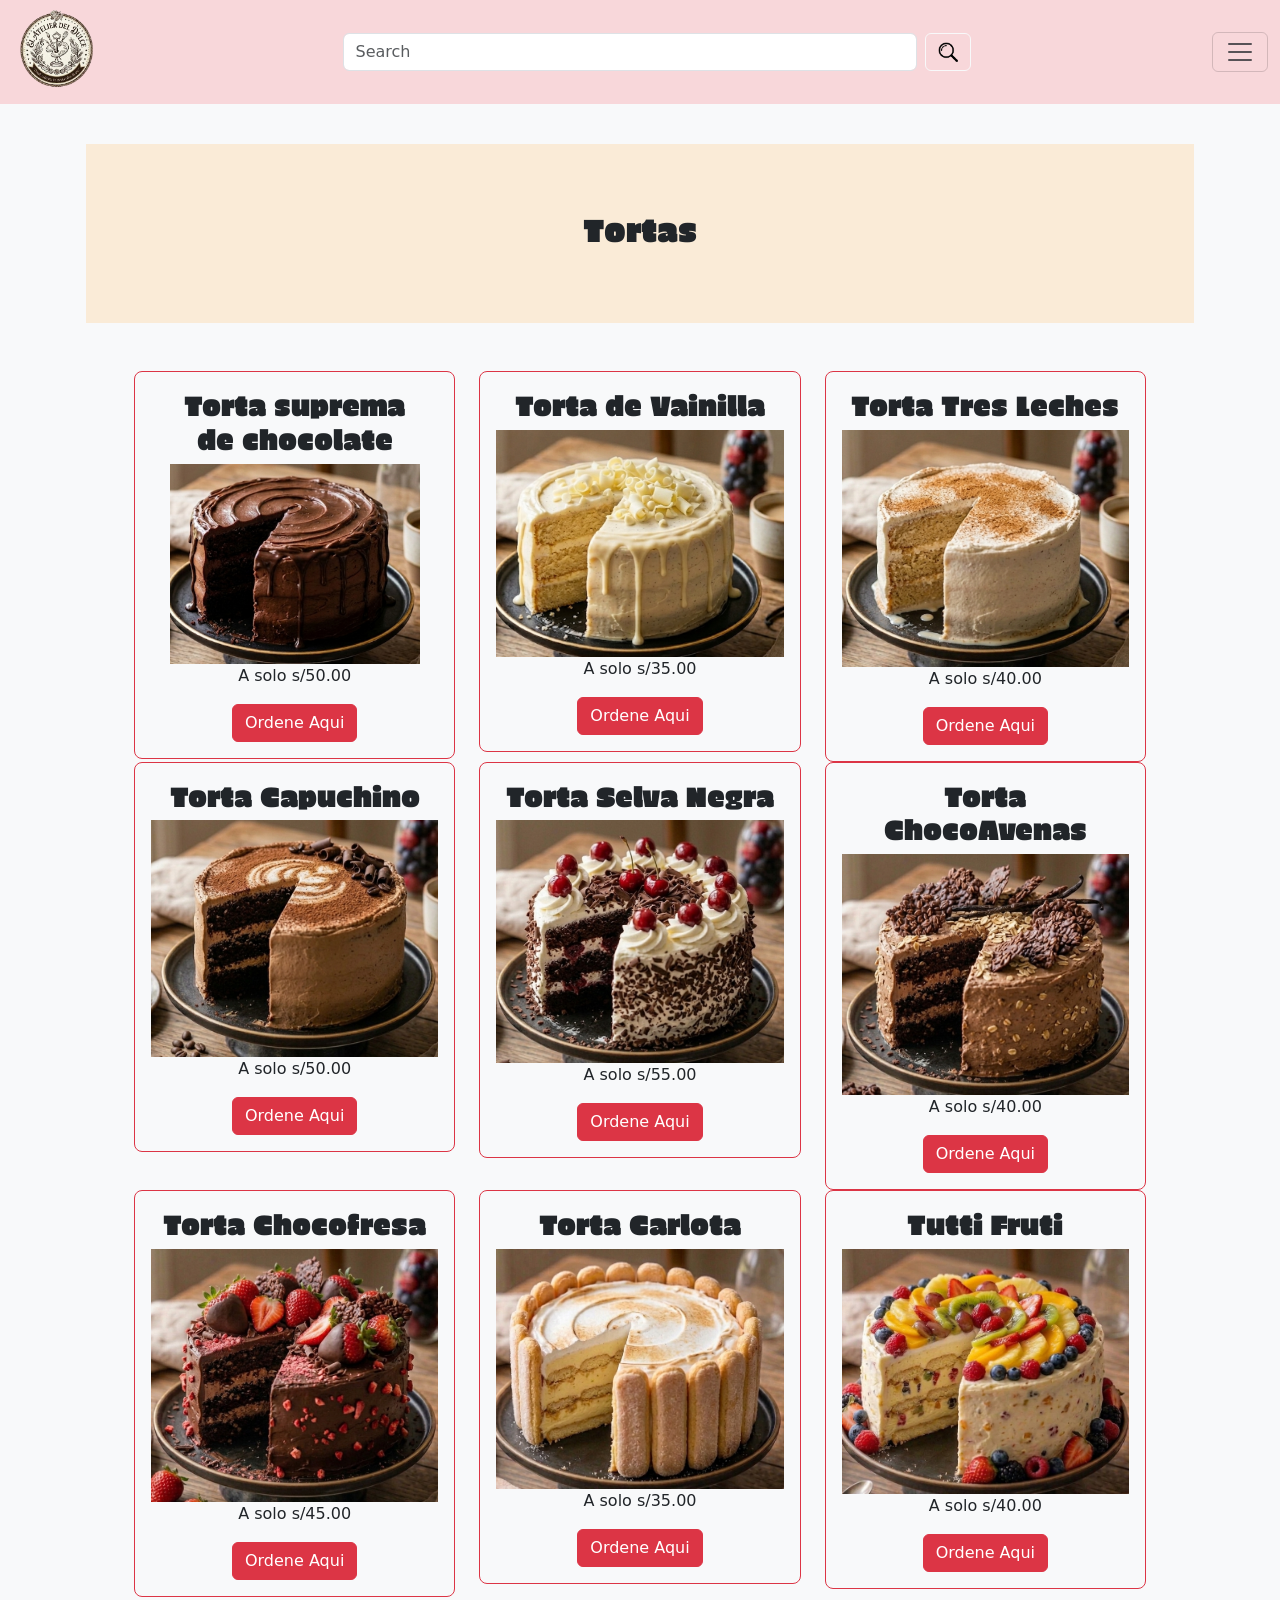
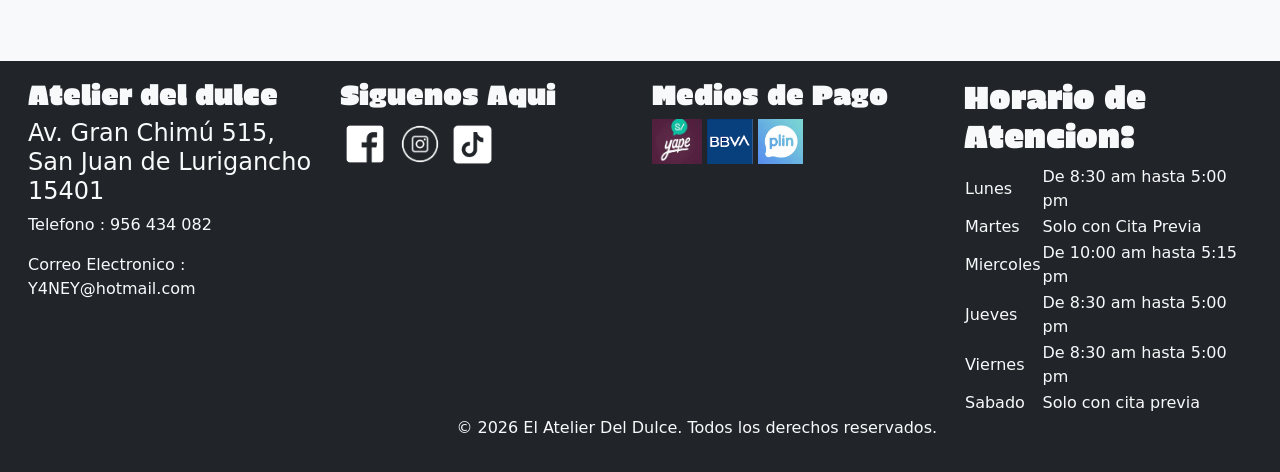
<file: Tortas.html>
<!DOCTYPE html>
<html lang="es-PE">
<head>
    <meta charset="UTF-8">
    <meta name="viewport" content="width=device-width, initial-scale=1.0">
    <title>El Atelier del Dulce</title>
    <link href="https://cdn.jsdelivr.net/npm/bootstrap@5.3.8/dist/css/bootstrap.min.css" rel="stylesheet" integrity="sha384-sRIl4kxILFvY47J16cr9ZwB07vP4J8+LH7qKQnuqkuIAvNWLzeN8tE5YBujZqJLB" crossorigin="anonymous">
    <link rel="preconnect" href="https://fonts.googleapis.com">
    <link rel="preconnect" href="https://fonts.gstatic.com" crossorigin>
    <link href="https://fonts.googleapis.com/css2?family=Erica+One&family=Pacifico&display=swap" rel="stylesheet">
    <link href="style/style.css" rel="stylesheet">
</head>
<body>
    <header>
        <nav class="navbar bg-danger-subtle fixed-top">
            <div class="container-fluid w-100">
            <h1><a class="navbar-brand me-0" href="index.html"><img src="captura-removebg-preview.png" width="89"></a></h1>
                  <form class="d-flex w-50" role="search">
                  <input class="form-control me-2" type="search" placeholder="Search" aria-label="Search"/>
                  <button class="btn btn-outline-light" type="submit"><img src="lupa buscador.png" width="20"></button>
                  </form>
            <button class="navbar-toggler" type="button" data-bs-toggle="offcanvas" data-bs-target="#offcanvasNavbar" aria-controls="offcanvasNavbar" aria-label="Toggle navigation">
                    <span class="navbar-toggler-icon"></span>
            </button>
                <div class="offcanvas offcanvas-end" tabindex="-1" id="offcanvasNavbar" aria-labelledby="offcanvasNavbarLabel">
                <div class="offcanvas-header">
                <h5 class="offcanvas-title text-danger Vr-erica-one-regular" id="offcanvasNavbarLabel">El Atelier del Dulce</h5>
                <button type="button" class="btn-close" data-bs-dismiss="offcanvas" aria-label="Close"></button>
                </div>
                <div class="offcanvas-body">
                <ul class="navbar-nav justify-content-end flex-grow-1 pe-3">
                <li class="nav-item">
                   <a class="nav-link" href="Contactanos.html">Sing in</a>
                </li>
                <li class="nav-item">
                   <a class="nav-link" href="Nosotros.html">Conocenos</a>
                </li>
                <li class="nav-item">
                   <a class="nav-link" href="libro-reclamaciones.html">libro de reclamaciones</a>
                </li>
                <div class="text-danger text-center Vr-erica-one-regular">
                    <h6>Todas las categorias</h6>
                </div>
                <li class="nav-item">
                   <a class="nav-link" href="Tortas.html"><span class="Vr-pacifico-regular">Tortas</span></a>
                </li>
                <li class="nav-item">
                   <a class="nav-link" href="Cheesecake.html"><span class="Vr-pacifico-regular">Cheescake</span></a>
                </li>
                <li class="nav-item">
                   <a class="nav-link" href="Especiales.html"><span class="Vr-pacifico-regular">Especiales</span></a>
                </li>
                <li class="nav-item">
                   <a class="nav-link" href="Bocadillos.html"><span class="Vr-pacifico-regular">Bocadillos</span></a>
                </li>
                <li class="nav-item">
                   <a class="nav-link" href="Suffles.html"><span class="Vr-pacifico-regular">Suffles</span></a>
                </li>
            </ul>
            </div>
            </div>
  </div>
</nav>
    </header>
    <main class="bg-light Vr-main">
        <section>
            <div class="container p-3">
                <div class="Vr-bg-reclamebook banner">
            <div class="text-center Vr-erica-one-regular fs-4">
               <h2>Tortas</h2>
            </div>
        </div>
                <div class="row p-5">
                    <div class="col-12 col-sm-6 col-lg-4">
                        <article class="text-center border border-danger p-3 rounded-3">
                            <h3 class="Vr-erica-one-regular">Torta suprema<br> de chocolate</h3>
                            <img src="torta de chocolate 2.png" alt="torta" width="250" class="img-fluid">
                            <p>A solo s/50.00</p>
                            <button type="button" class="btn btn-danger" data-bs-toggle="modal" data-bs-target="#modal_tortachocolate">Ordene Aqui</button>
                            <div class="modal fade" id="modal_tortachocolate" tabindex="-1" aria-labelledby="exampleModalLabel" aria-hidden="true">
  <div class="modal-dialog">
    <div class="modal-content">
      <div class="modal-header">
        <h1 class="modal-title fs-5 Vr-erica-one-regular" id="modal_tortachocolate">Torta suprema de chocolate</h1>
        <button type="button" class="btn-close" data-bs-dismiss="modal" aria-label="Close"></button>
      </div>
      <div class="modal-body">
        <img src="torta de chocolate 2.png" alt="torta" width="300" height="200">
      </div>
      <div><p>Intensa y húmeda torta cubierta con un cremoso fudge artesanal, ideal para los verdaderos amantes del chocolate.</p></div>
      <span class="text-warning text-center rounded-3">S/ 50.00</span>
      <div>
        <form>
          <div class="mb-3 text-start">
            <label class="form-label">¿Cuántos deseas ordenar?</label>
            <input type="number" class="form-control" min="1" value="1">
          </div>
        </form>
      </div>
      <div class="modal-footer">
        <button type="button" class="btn btn-warning">Comprar</button>
      </div>
    </div>
  </div>
</div>
                        </article>
                    </div>
                    <div class="col-12 col-sm-6 col-lg-4">
                        <article class="text-center border border-danger p-3 rounded-3">
                            <h3 class="Vr-erica-one-regular">Torta de Vainilla</h3>
                            <img src="torta de vainilla.png" alt="torta" width="300" class="img-fluid">
                            <p>A solo s/35.00</p>
                            <button type="button" class="btn btn-danger" data-bs-toggle="modal" data-bs-target="#modal_tortavainilla">Ordene Aqui</button>
                            <div class="modal fade" id="modal_tortavainilla" tabindex="-1" aria-labelledby="exampleModalLabel" aria-hidden="true">
  <div class="modal-dialog">
    <div class="modal-content">
      <div class="modal-header">
        <h1 class="modal-title fs-5 Vr-erica-one-regular" id="modal_tortavainilla">Torta de Vainilla</h1>
        <button type="button" class="btn-close" data-bs-dismiss="modal" aria-label="Close"></button>
      </div>
      <div class="modal-body">
        <img src="torta de vainilla.png" alt="torta" width="300" height="200">
      </div>
      <div><p>Clásica, esponjosa y delicada masa de vainilla con un suave relleno tradicional que combina con todo.</p></div>
      <span class="text-warning text-center rounded-3">S/ 35.00</span>
      <div>
        <form>
          <div class="mb-3 text-start">
            <label class="form-label">¿Cuántos deseas ordenar?</label>
            <input type="number" class="form-control" min="1" value="1">
          </div>
        </form>
      </div>
      <div class="modal-footer">
        <button type="button" class="btn btn-warning">Comprar</button>
      </div>
    </div>
  </div>
</div>
                        </article>
                    </div>
                    <div class="col-12 col-sm-6 col-lg-4">
                        <article class="text-center border border-danger p-3 rounded-3">
                            <h3 class="Vr-erica-one-regular">Torta Tres Leches</h3>
                            <img src="3 leches.png" alt="torta" width="290" class="img-fluid">
                            <p>A solo s/40.00</p>
                            <button type="button" class="btn btn-danger" data-bs-toggle="modal" data-bs-target="#modal_tresleches">Ordene Aqui</button>
                            <div class="modal fade" id="modal_tresleches" tabindex="-1" aria-labelledby="exampleModalLabel" aria-hidden="true">
  <div class="modal-dialog">
    <div class="modal-content">
      <div class="modal-header">
        <h1 class="modal-title fs-5 Vr-erica-one-regular" id="modal_tresleches">Sandwich de Pollo</h1>
        <button type="button" class="btn-close" data-bs-dismiss="modal" aria-label="Close"></button>
      </div>
      <div class="modal-body">
        <img src="3 leches.png" alt="torta" width="300" height="200">
      </div>
      <div><p>Tradicional bizcocho bien humedecido en nuestra mezcla secreta de tres leches, coronado con un sutil merengue.</p></div>
      <span class="text-warning text-center rounded-3">S/ 40.00</span>
      <div>
        <form>
          <div class="mb-3 text-start">
            <label class="form-label">¿Cuántos deseas ordenar?</label>
            <input type="number" class="form-control" min="1" value="1">
          </div>
        </form>
      </div>
      <div class="modal-footer">
        <button type="button" class="btn btn-warning">Comprar</button>
      </div>
    </div>
  </div>
</div>
                        </article>
                    </div>
                    <div class="col-12 col-sm-6 col-lg-4">
                        <article class="text-center border border-danger p-3 rounded-3">
                            <h3 class="Vr-erica-one-regular">Torta Capuchino</h3>
                            <img src="capuchino.png" alt="torta" width="300" class="img-fluid">
                            <p>A solo s/50.00</p> 
                            <button type="button" class="btn btn-danger" data-bs-toggle="modal" data-bs-target="#modal_capuchino">Ordene Aqui</button>
                            <div class="modal fade" id="modal_capuchino" tabindex="-1" aria-labelledby="exampleModalLabel" aria-hidden="true">
  <div class="modal-dialog">
    <div class="modal-content">
      <div class="modal-header">
        <h1 class="modal-title fs-5 Vr-erica-one-regular" id="modal_capuchino">Torta Capuchino</h1>
        <button type="button" class="btn-close" data-bs-dismiss="modal" aria-label="Close"></button>
      </div>
      <div class="modal-body">
        <img src="capuchino.png" alt="torta" width="300" height="200">
      </div>
      <div><p>El balance perfecto entre la intensidad del café seleccionado y la dulzura de un bizcocho premium.</p></div>
      <span class="text-warning text-center rounded-3">S/ 50.00</span>
      <div>
        <form>
          <div class="mb-3 text-start">
            <label class="form-label">¿Cuántos deseas ordenar?</label>
            <input type="number" class="form-control" min="1" value="1">
          </div>
        </form>
      </div>
      <div class="modal-footer">
        <button type="button" class="btn btn-warning">Comprar</button>
      </div>
    </div>
  </div>
</div>
                        </article>
                    </div>
                    <div class="col-12 col-sm-6 col-lg-4">
                        <article class="text-center border border-danger p-3 rounded-3">
                            <h3 class="Vr-erica-one-regular">Torta Selva Negra</h3>
                            <img src="selva negra.png" alt="torta" width="290" class="img-fluid">
                            <p>A solo s/55.00</p>
                            <button type="button" class="btn btn-danger" data-bs-toggle="modal" data-bs-target="#modal_selvanegra">Ordene Aqui</button>
                            <div class="modal fade" id="modal_selvanegra" tabindex="-1" aria-labelledby="exampleModalLabel" aria-hidden="true">
  <div class="modal-dialog">
    <div class="modal-content">
      <div class="modal-header">
        <h1 class="modal-title fs-5 Vr-erica-one-regular" id="modal_selvanegra">Torta Selva Negra</h1>
        <button type="button" class="btn-close" data-bs-dismiss="modal" aria-label="Close"></button>
      </div>
      <div class="modal-body">
        <img src="selva negra.png" alt="torta" width="300" height="200">
      </div>
      <div><p>Capas de chocolate rellenas de crema batida y cerezas seleccionadas con un toque clásico europeo.</p></div>
      <span class="text-warning text-center rounded-3">S/ 55.00</span>
      <div>
        <form>
          <div class="mb-3 text-start">
            <label class="form-label">¿Cuántos deseas ordenar?</label>
            <input type="number" class="form-control" min="1" value="1">
          </div>
        </form>
      </div>
      <div class="modal-footer">
        <button type="button" class="btn btn-warning">Comprar</button>
      </div>
    </div>
  </div>
</div>
                        </article>
                    </div>
                    <div class="col-12 col-sm-6 col-lg-4">
                        <article class="text-center border border-danger p-3 rounded-3">
                            <h3 class="Vr-erica-one-regular">Torta ChocoAvenas</h3>
                            <img src="chocoavenas.png" alt="torta" width="290" class="img-fluid">
                            <p>A solo s/40.00</p>
                            <button type="button" class="btn btn-danger" data-bs-toggle="modal" data-bs-target="#modal_chocoavenas">Ordene Aqui</button>
                            <div class="modal fade" id="modal_chocavenas" tabindex="-1" aria-labelledby="exampleModalLabel" aria-hidden="true">
  <div class="modal-dialog">
    <div class="modal-content">
      <div class="modal-header">
        <h1 class="modal-title fs-5 Vr-erica-one-regular" id="modal_chocavenas">Torta ChocoAvenas</h1>
        <button type="button" class="btn-close" data-bs-dismiss="modal" aria-label="Close"></button>
      </div>
      <div class="modal-body">
        <img src="chocoavenas.png" alt="tortas" width="300" height="200">
      </div>
      <div><p>Una alternativa deliciosa y nutritiva que junta la textura de la avena con la intensidad del cacao.</p></div>
      <span class="text-warning text-center rounded-3">S/ 40.00</span>
      <div>
        <form>
          <div class="mb-3 text-start">
            <label class="form-label">¿Cuántos deseas ordenar?</label>
            <input type="number" class="form-control" min="1" value="1">
          </div>
        </form>
      </div>
      <div class="modal-footer">
        <button type="button" class="btn btn-warning">Comprar</button>
      </div>
    </div>
  </div>
</div>
                        </article>
                    </div>
                    <div class="col-12 col-sm-6 col-lg-4">
                        <article class="text-center border border-danger p-3 rounded-3">
                            <h3 class="Vr-erica-one-regular">Torta Chocofresa</h3>
                            <img src="chocofresa.png" alt="torta" width="290" class="img-fluid">
                            <p>A solo s/45.00</p>
                            <button type="button" class="btn btn-danger" data-bs-toggle="modal" data-bs-target="#modal_chocofresa">Ordene Aqui</button>
                            <div class="modal fade" id="modal_chocofresa" tabindex="-1" aria-labelledby="exampleModalLabel" aria-hidden="true">
  <div class="modal-dialog">
    <div class="modal-content">
      <div class="modal-header">
        <h1 class="modal-title fs-5 Vr-erica-one-regular" id="modal_chocofresa">Torta Chocofresa</h1>
        <button type="button" class="btn-close" data-bs-dismiss="modal" aria-label="Close"></button>
      </div>
      <div class="modal-body">
        <img src="chocofresa.png" alt="torta" width="300" height="200">
      </div>
      <div><p>La combinación infalible de un bizcocho oscuro de chocolate con la frescura natural de fresas maduras.</p></div>
      <span class="text-warning text-center rounded-3">S/ 45.00</span>
      <div>
        <form>
          <div class="mb-3 text-start">
            <label class="form-label">¿Cuántos deseas ordenar?</label>
            <input type="number" class="form-control" min="1" value="1">
          </div>
        </form>
      </div>
      <div class="modal-footer">
        <button type="button" class="btn btn-warning">Comprar</button>
      </div>
    </div>
  </div>
</div>
                        </article>
                    </div>
                    <div class="col-12 col-sm-6 col-lg-4">
                        <article class="text-center border border-danger p-3 rounded-3">
                            <h3 class="Vr-erica-one-regular">Torta Carlota</h3>
                            <img src="carlotta.png" alt="torta" width="300" class="img-fluid">
                            <p>A solo s/35.00</p>
                            <button type="button" class="btn btn-danger" data-bs-toggle="modal" data-bs-target="#modal_carlota">Ordene Aqui</button>
                            <div class="modal fade" id="modal_carlota" tabindex="-1" aria-labelledby="exampleModalLabel" aria-hidden="true">
  <div class="modal-dialog">
    <div class="modal-content">
      <div class="modal-header">
        <h1 class="modal-title fs-5 Vr-erica-one-regular" id="modal_carlota">Torta Carlota</h1>
        <button type="button" class="btn-close" data-bs-dismiss="modal" aria-label="Close"></button>
      </div>
      <div class="modal-body">
        <img src="carlotta.png" alt="torta" width="300" height="200">
      </div>
      <div><p>Postre helado de textura cremosa rodeado de galletas que le otorgan un toque sofisticado y crujiente.</p></div>
      <span class="text-warning text-center rounded-3">S/ 35.00</span>
      <div>
        <form>
          <div class="mb-3 text-start">
            <label class="form-label">¿Cuántos deseas ordenar?</label>
            <input type="number" class="form-control" min="1" value="1">
          </div>
        </form>
      </div>
      <div class="modal-footer">
        <button type="button" class="btn btn-warning">Comprar</button>
      </div>
    </div>
  </div>
</div>
                        </article>
                    </div>
                   <div class="col-12 col-sm-6 col-lg-4">
                        <article class="text-center border border-danger p-3 rounded-3">
                            <h3 class="Vr-erica-one-regular">Tutti Fruti</h3>
                            <img src="tuti fruti.png" width="300" class="img-fluid">
                            <p>A solo s/40.00</p>
                            <button type="button" class="btn btn-danger" data-bs-toggle="modal" data-bs-target="#modal_tutifruti">Ordene Aqui</button>
                            <div class="modal fade" id="modal_tutifruti" tabindex="-1" aria-labelledby="exampleModalLabel" aria-hidden="true">
  <div class="modal-dialog">
    <div class="modal-content">
      <div class="modal-header">
        <h1 class="modal-title fs-5 Vr-erica-one-regular" id="modal_tutifruti">Tuti Fruti</h1>
        <button type="button" class="btn-close" data-bs-dismiss="modal" aria-label="Close"></button>
      </div>
      <div class="modal-body">
        <img src="tuti fruti.png" width="300" height="200">
      </div>
      <div><p>Colorida y refrescante torta cubierta con una generosa selección de frutas frescas de la estación.</p></div>
      <span class="text-warning text-center rounded-3">S/ 40.00</span>
      <div>
        <form>
          <div class="mb-3 text-start">
            <label class="form-label">¿Cuántos deseas ordenar?</label>
            <input type="number" class="form-control" min="1" value="1">
          </div>
        </form>
      </div>
      <div class="modal-footer">
        <button type="button" class="btn btn-warning">Comprar</button>
      </div>
    </div>
  </div>
</div>
                        </article>
                    </div>
                </div>
            </div>
        </section>
    </main>
    <footer>
        <section>
            <div class="bg-dark p-3">
                <div class="container-fluid">
                    <div class="row">
                        <div class="col-12 col-sm-6 col-lg-3">
                            <article>
                                <h3 class="text-light Vr-erica-one-regular">Atelier del dulce</h3>
                                <h3 class="fs-4 text-light">Av. Gran Chimú 515, <br>San Juan de Lurigancho 15401</h3>
                                <p class="text-light">Telefono : 956 434 082</p>
                                <p class="text-light">Correo Electronico : Y4NEY@hotmail.com</p>
                            </article>
                        </div>
                        <div class="col-12 col-sm-6 col-lg-3">
                            <article>
                                <h3 class="text-light Vr-erica-one-regular">Siguenos Aqui </h3>
                                    <a href="https://www.facebook.com"><img src="logo de facebook.png" alt="logo de facebook" width="50"></a>
                                    <a href="https://www.instagram.com"><img src="log de ig.png" alt="logo de whatsapp" width="50"></a>
                                    <a href="https://www.tiktok.com"><img src="tiktok.png" alt="logo de tik tok" width="45"></a>
                            </article>
                        </div>
                        <div class="col-12 col-sm-6 col-lg-3">
                            <article>
                                <h3 class="text-light Vr-erica-one-regular">Medios de Pago </h3>
                                    <img src="yape.jpg" alt="yape" width="50" >
                                    <img src="BBVA.png" alt="BBVA" width="46" >
                                    <img src="plin.jpg" alt="plin" width="45" >
                            </article>
                        </div>
                        <div class="col-12 col-sm-6 col-lg-3">
                            <article>
                                <h2 class="text-light Vr-erica-one-regular">Horario de Atencion: </h2>
                                <table class="text-light">
                                  <thead>
                                    <tr>
                                      <td></td>
                                      <td></td>
                                    </tr>
                                  </thead>
                                  <tbody>
                                    <tr>
                                       <td>Lunes</td>
                                       <td>  De 8:30 am hasta 5:00 pm</td>
                                    </tr>
                                    <tr>
                                        <td>Martes</td>
                                        <td>  Solo con Cita Previa</td>
                                    </tr>
                                    <tr>
                                        <td>Miercoles</td>
                                        <td>    De 10:00 am hasta 5:15 pm</td>
                                    </tr>
                                    <tr>
                                        <td>Jueves</td>
                                        <td>  De 8:30 am hasta 5:00 pm</td>
                                    </tr>
                                    <tr>
                                        <td>Viernes</td>
                                        <td>  De 8:30 am hasta 5:00 pm</td>
                                    </tr>
                                    <tr>
                                        <td>Sabado</td>
                                    <td>  Solo con cita previa</td>
                                    </tr>
                                  </tbody>
                                </table>
                            </article>
                        </div>
                    </div>
                    <div class="d-flex">
                        <p class="text-light Vr-footer-p">© 2026 El Atelier Del Dulce. Todos los derechos reservados.</p>
                    </div>
                </div>
            </div>
        </section>
    </footer>
    <script src="https://cdn.jsdelivr.net/npm/bootstrap@5.3.8/dist/js/bootstrap.bundle.min.js" integrity="sha384-FKyoEForCGlyvwx9Hj09JcYn3nv7wiPVlz7YYwJrWVcXK/BmnVDxM+D2scQbITxI" crossorigin="anonymous"></script>
</body>
</html>
</file>
<file: style/style.css>
.Vr-erica-one-regular {
  font-family: "Erica One", sans-serif;
  font-weight: 400;
  font-style: normal;
}

.Vr-pacifico-regular {
  font-family: "Pacifico", cursive;
  font-weight: 400;
  font-style: normal;
}

.Vr-main{
  padding-top: 10%;
}

.Vr-bg{
  background-color:antiquewhite;
  width: 100%;
  margin-top: 5%;
  border-radius: 20px;
}

.Vr-bg-reclamebook{
  background-color: antiquewhite;
  padding: 6%;
  
}

.Vr-Nosotros-img{
  margin-top: 3%;
  border-radius: 20px;
}

.Vr-footer-p{
  padding-left: 35%;
}
</file>
